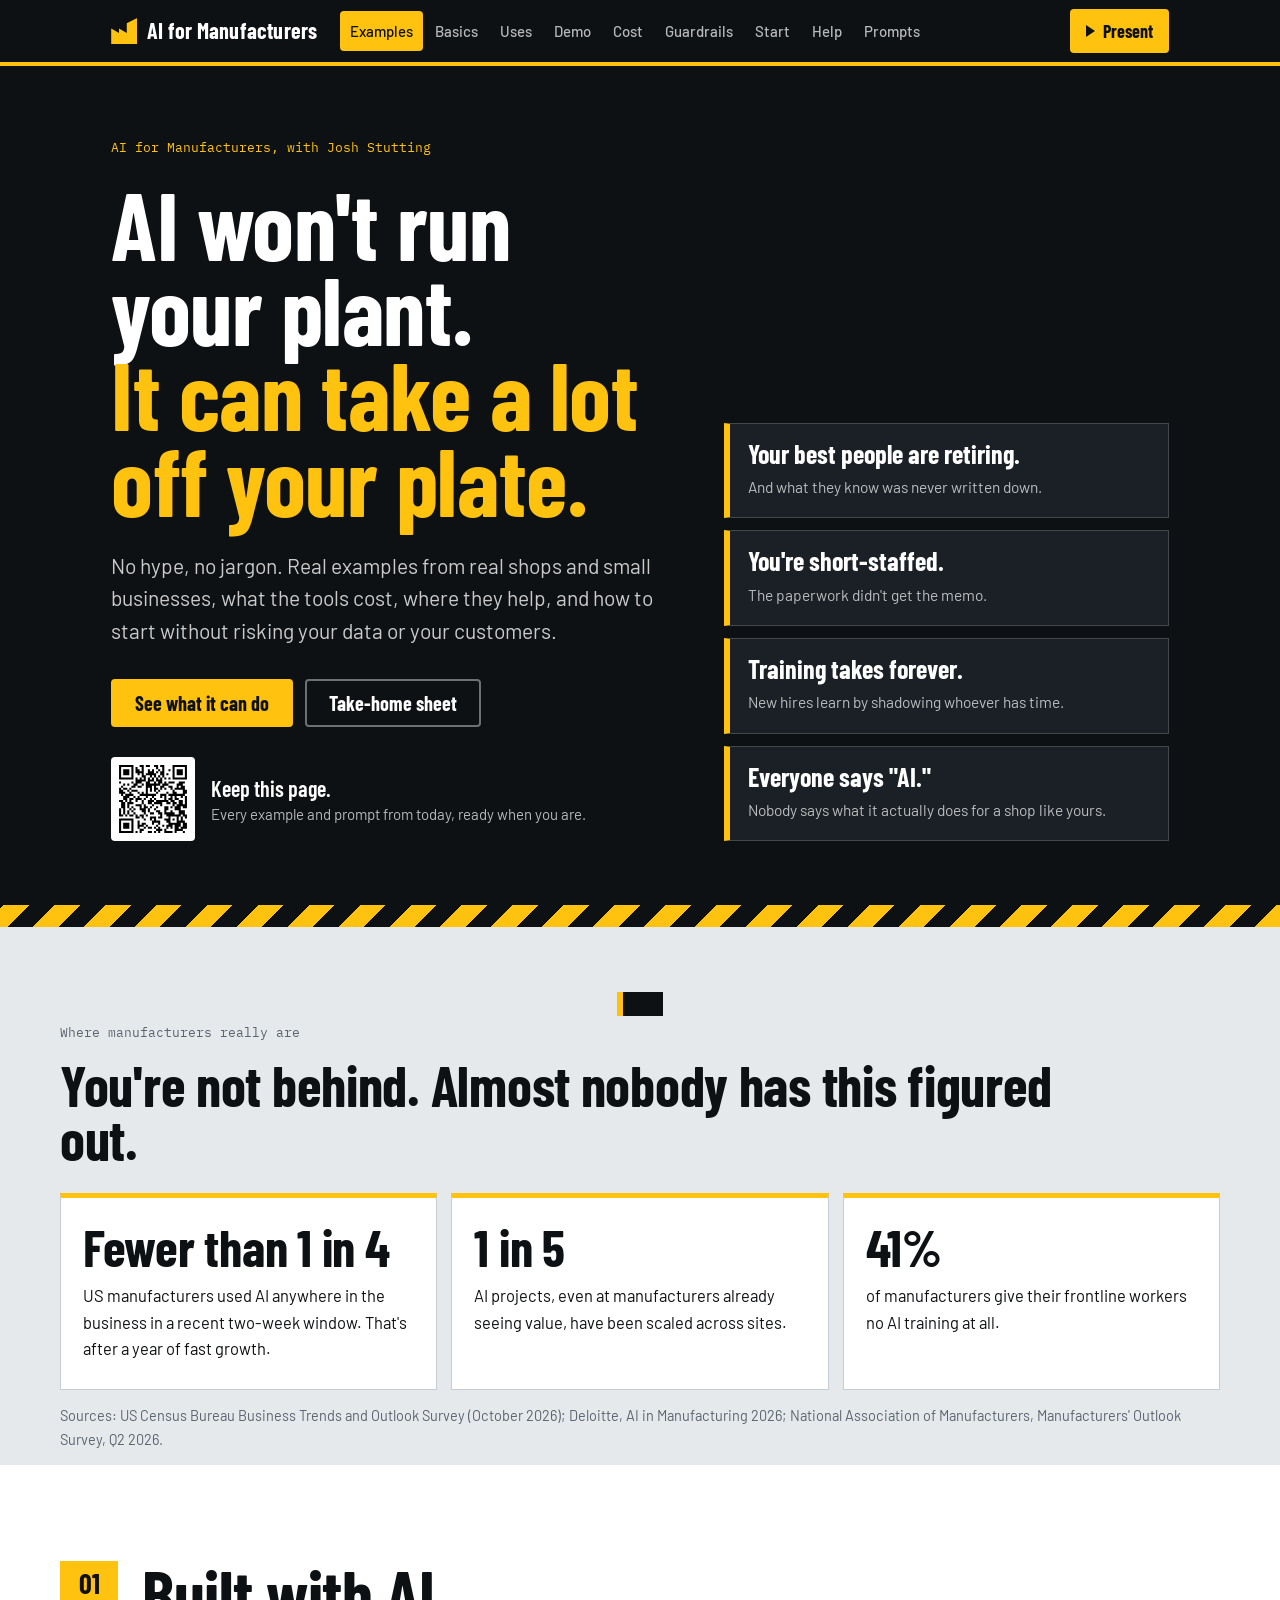
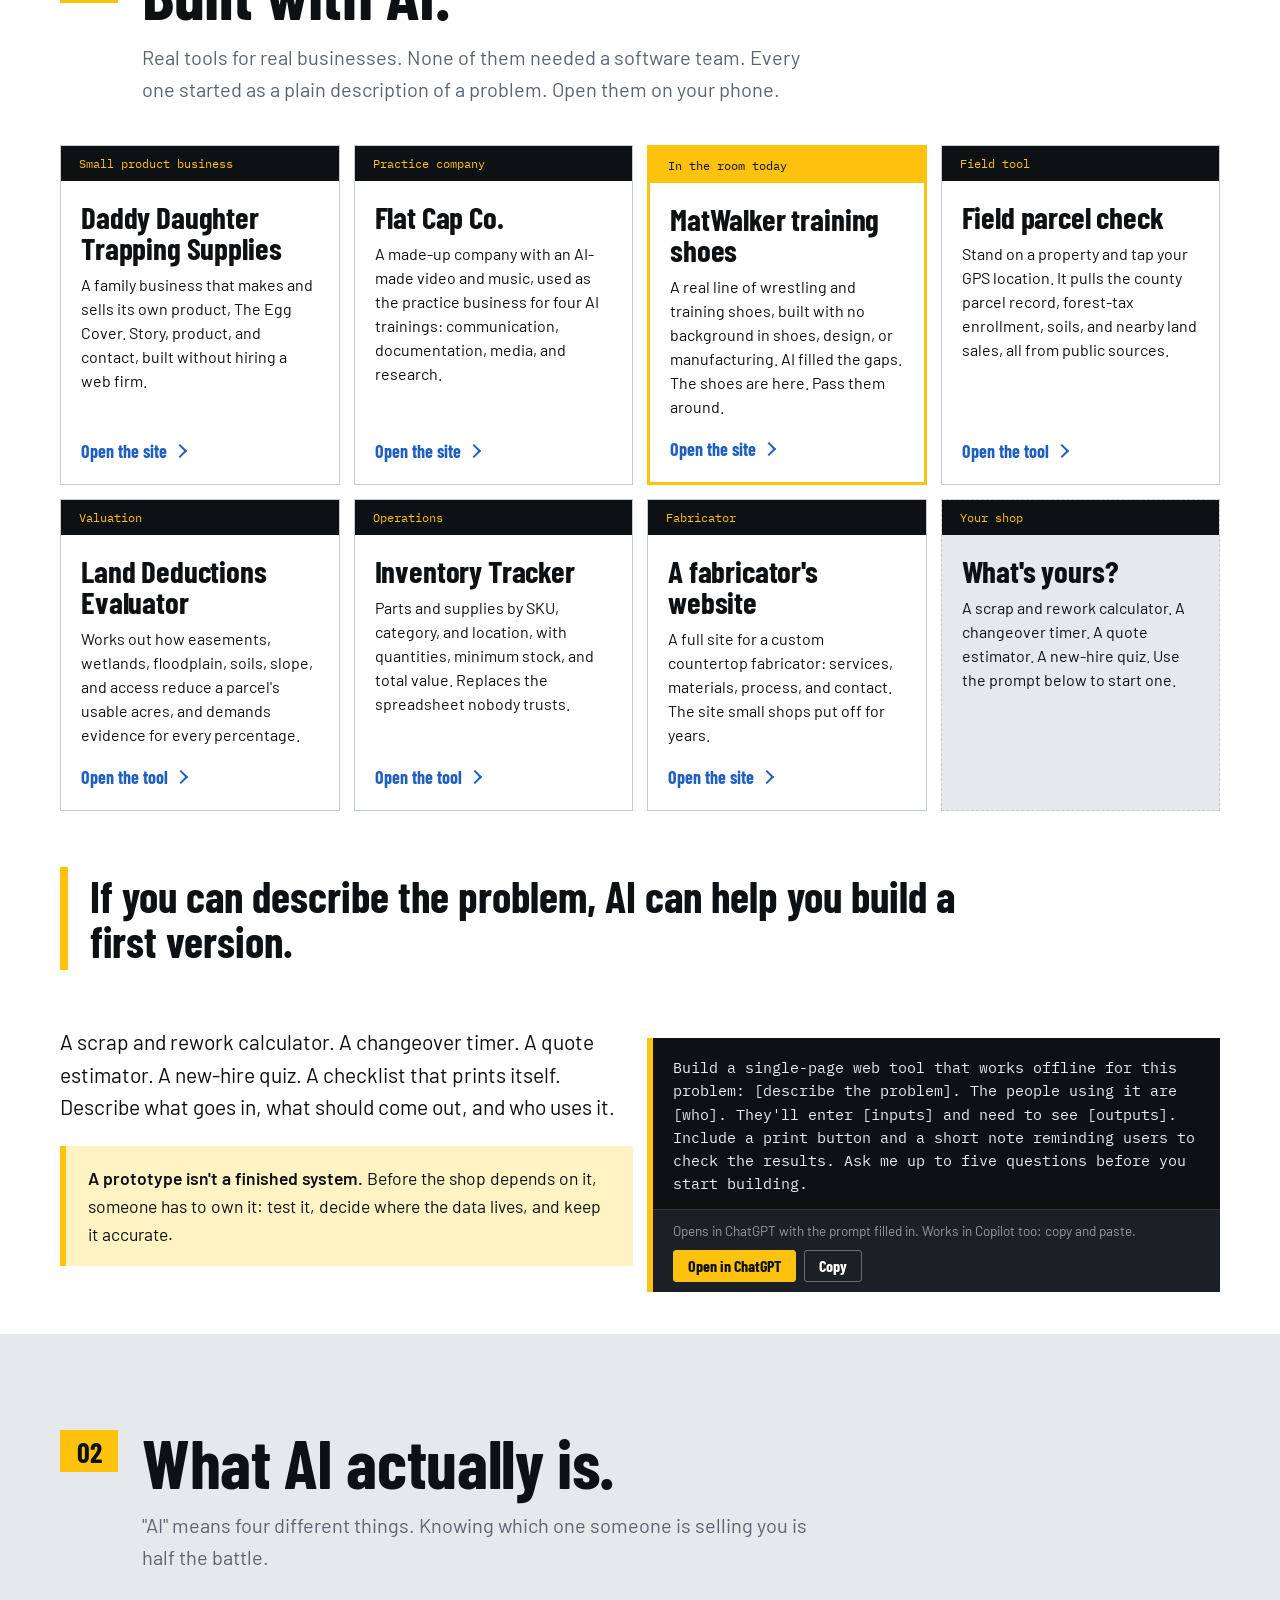
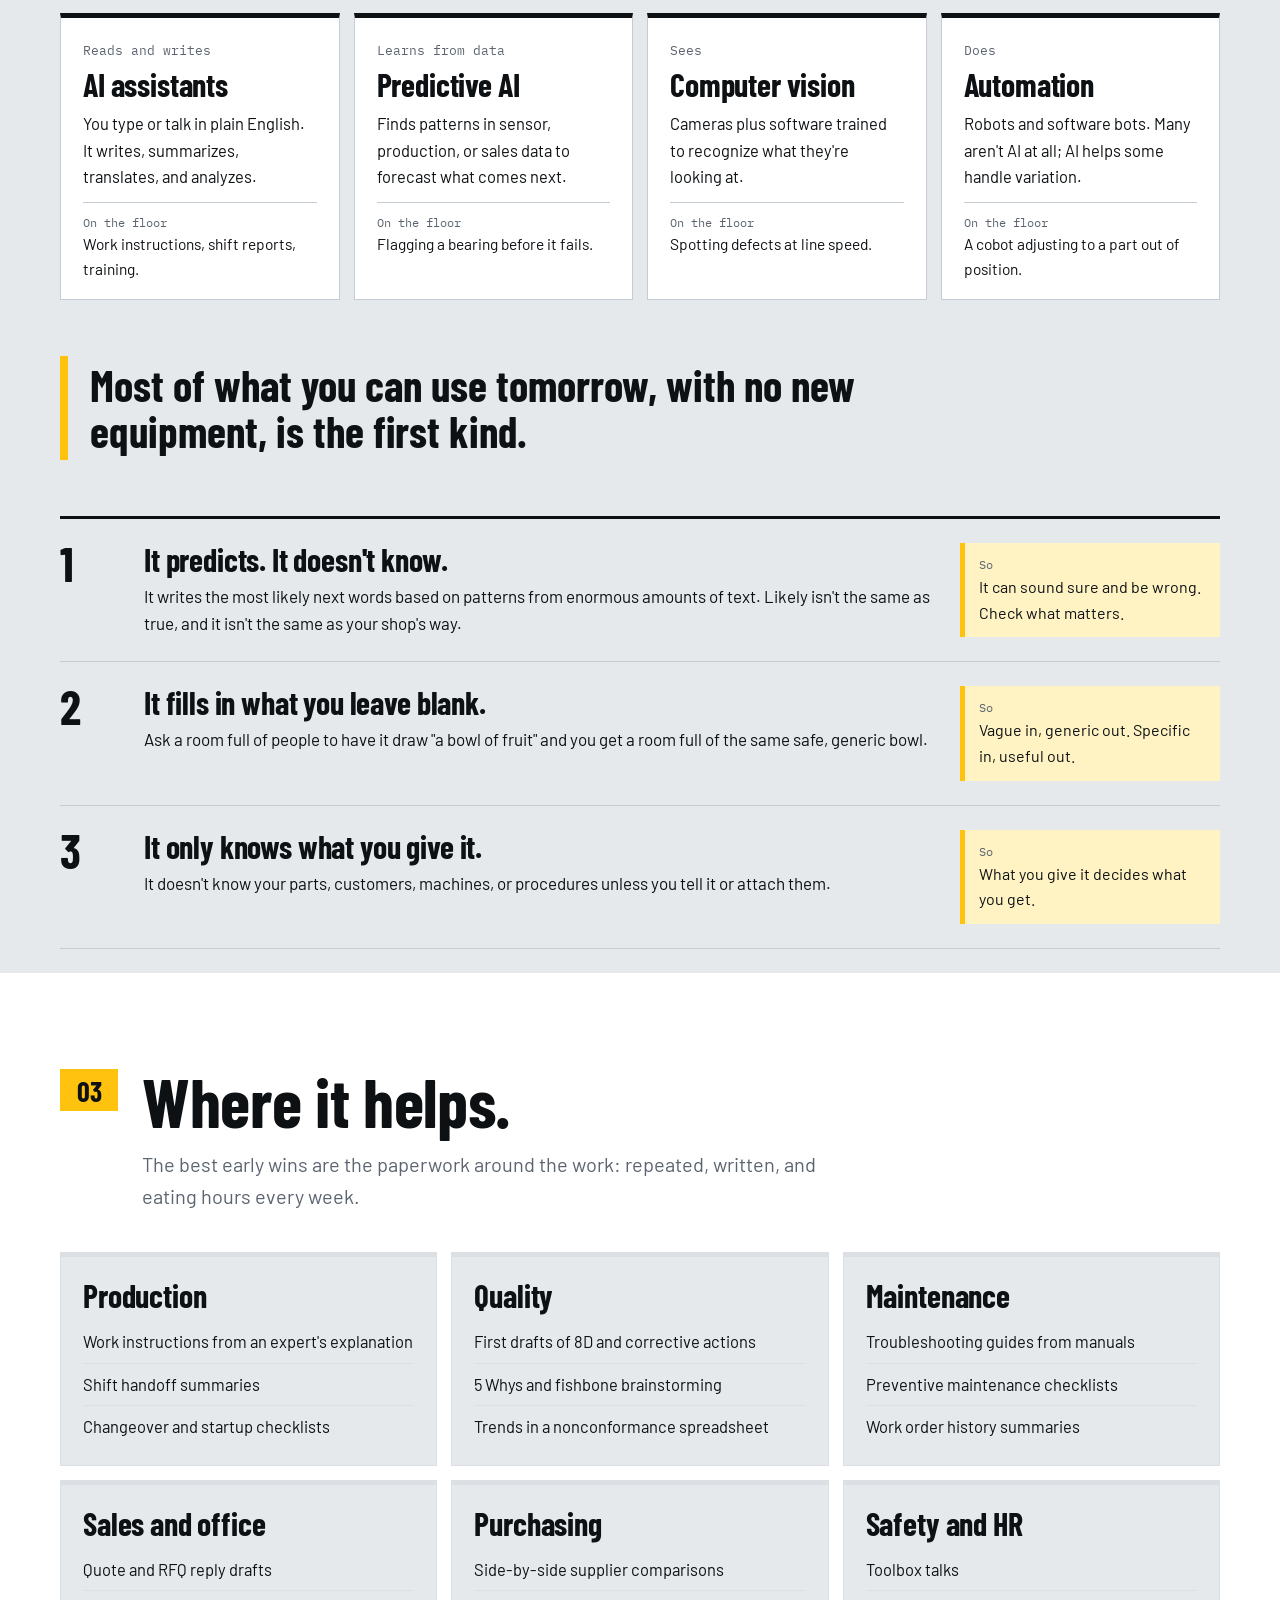
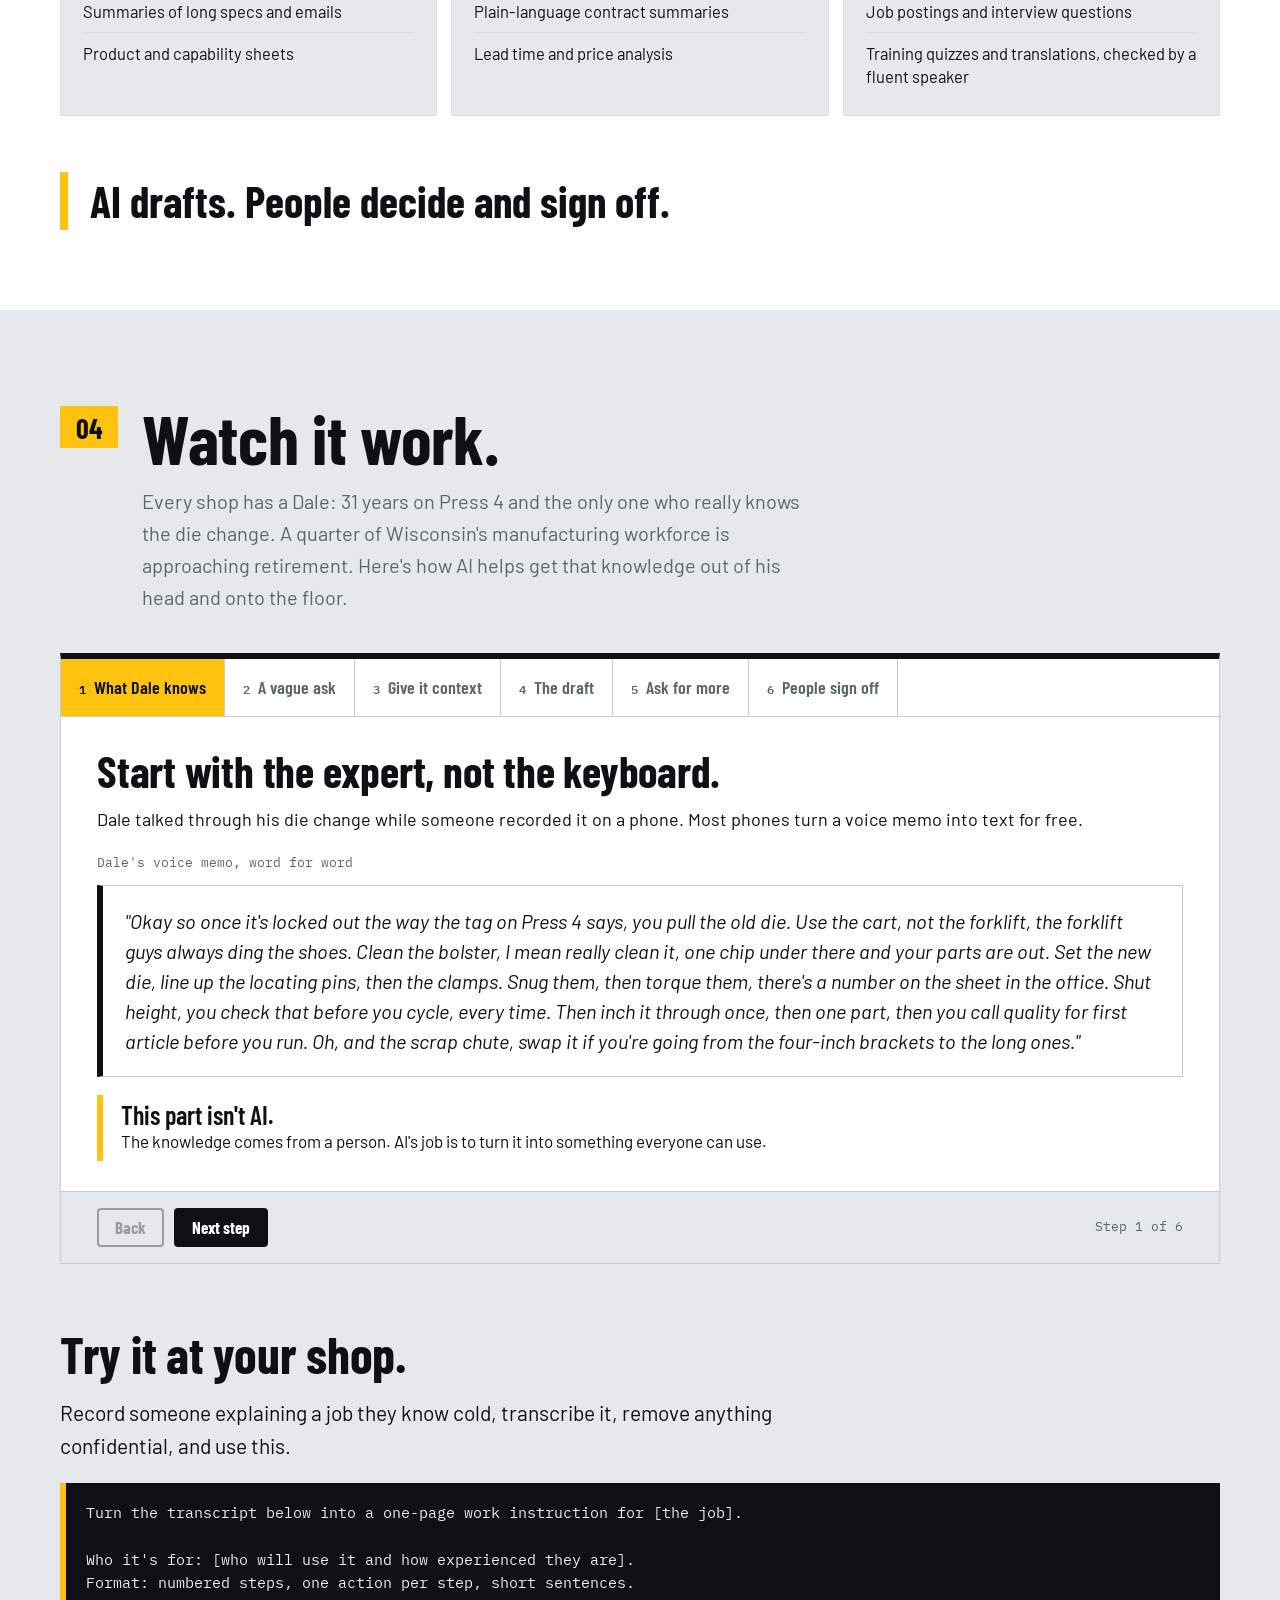
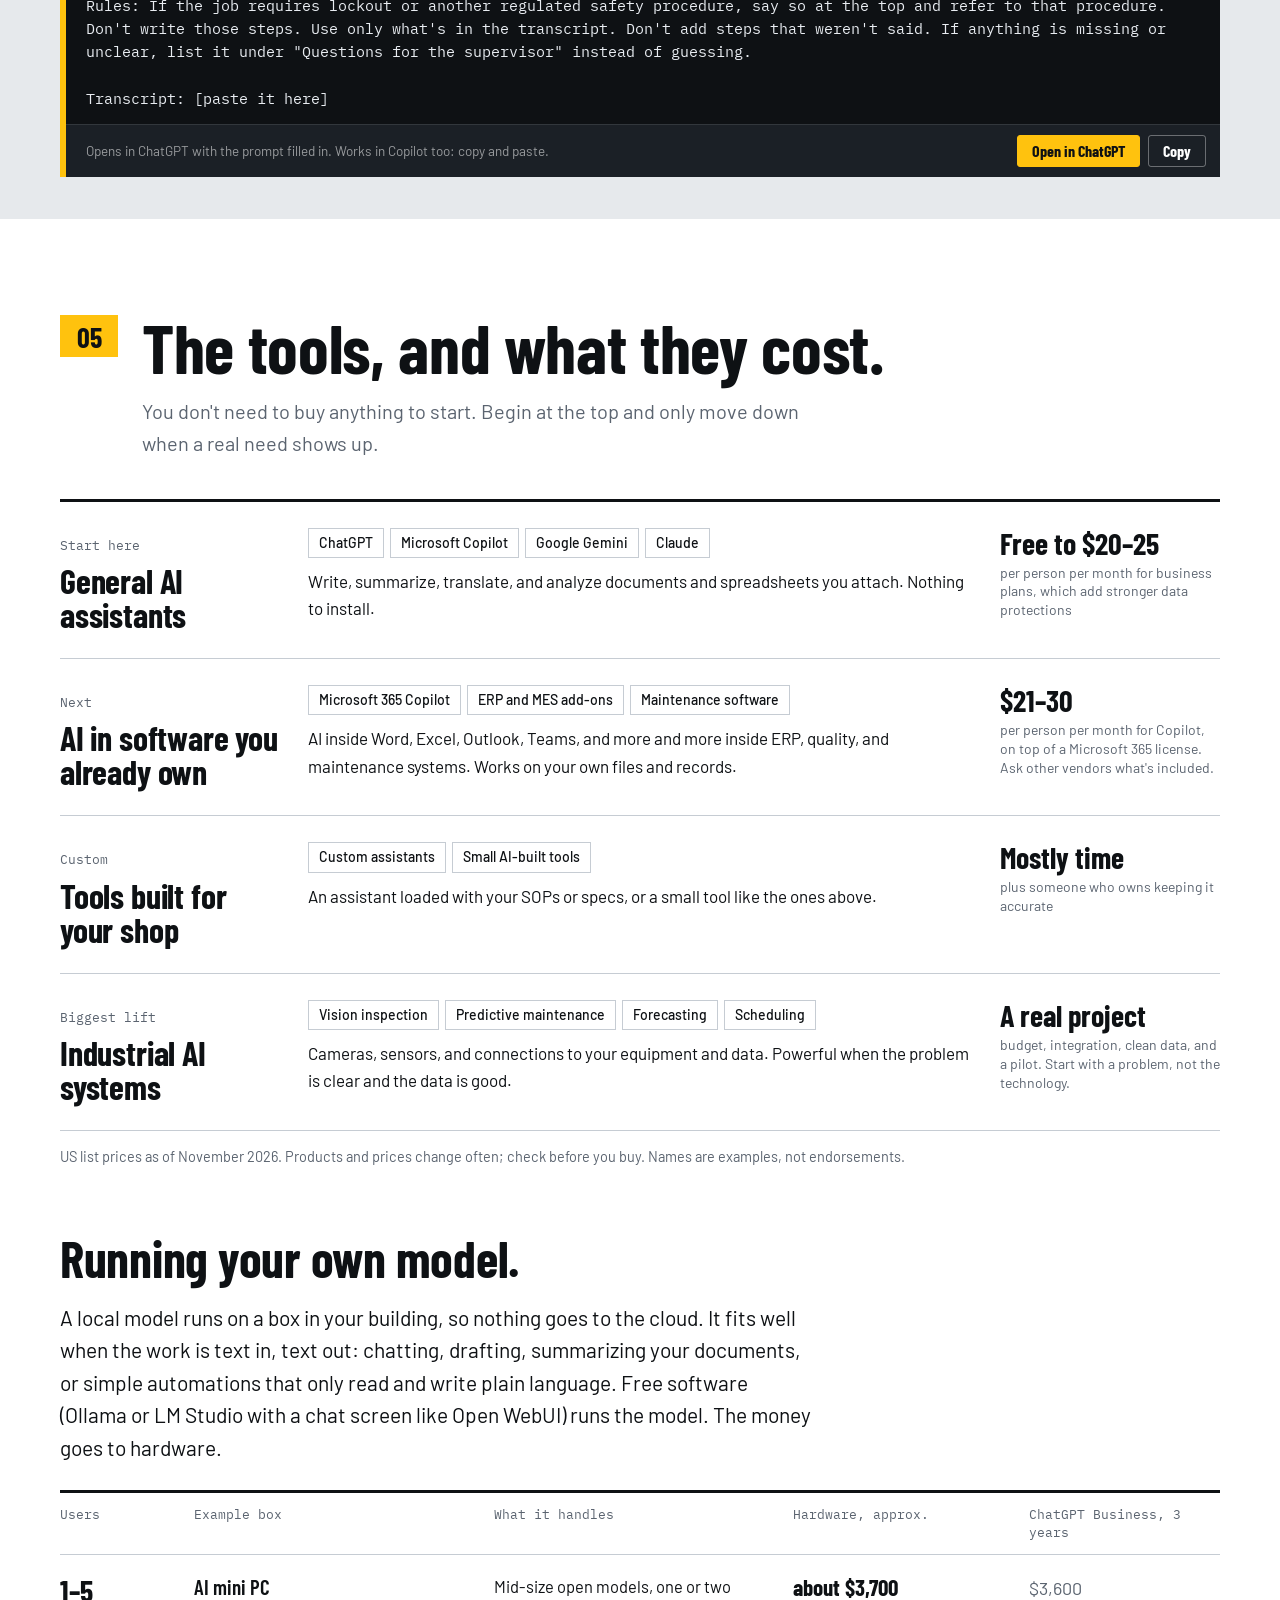
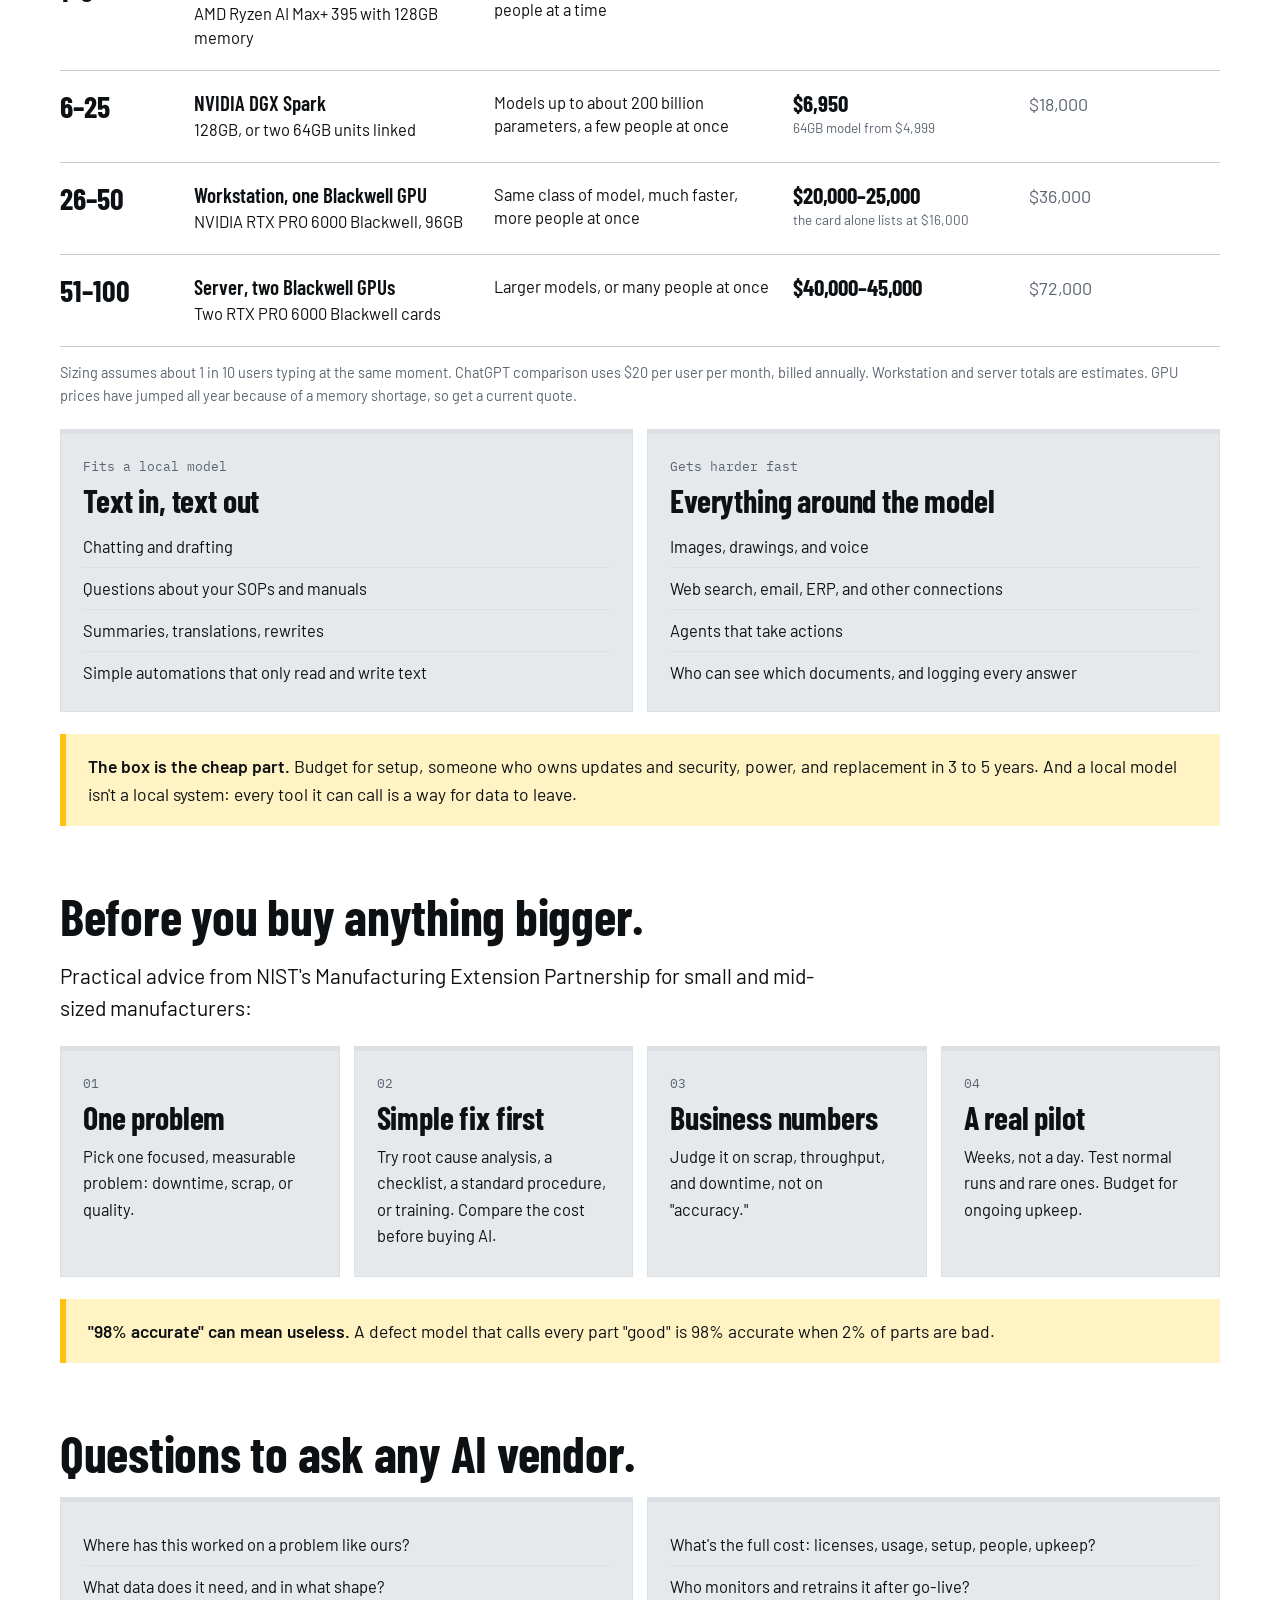
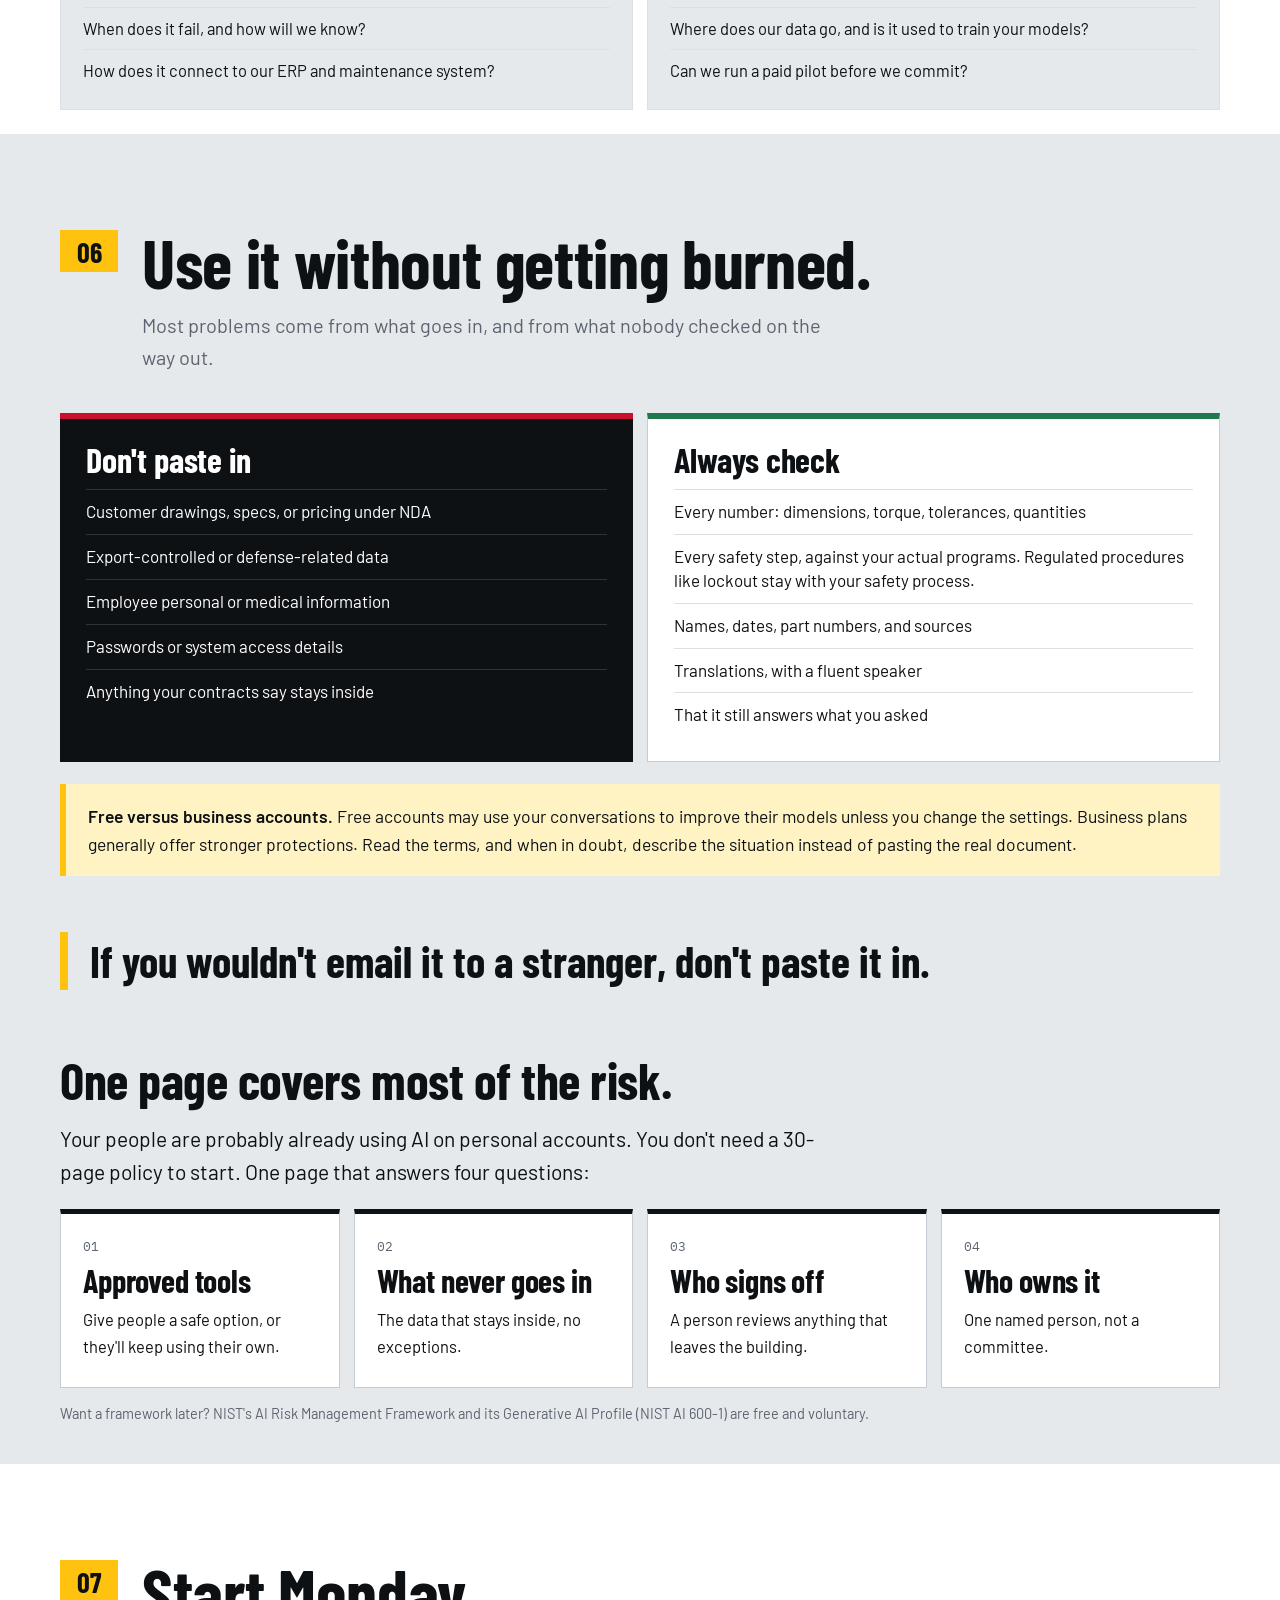
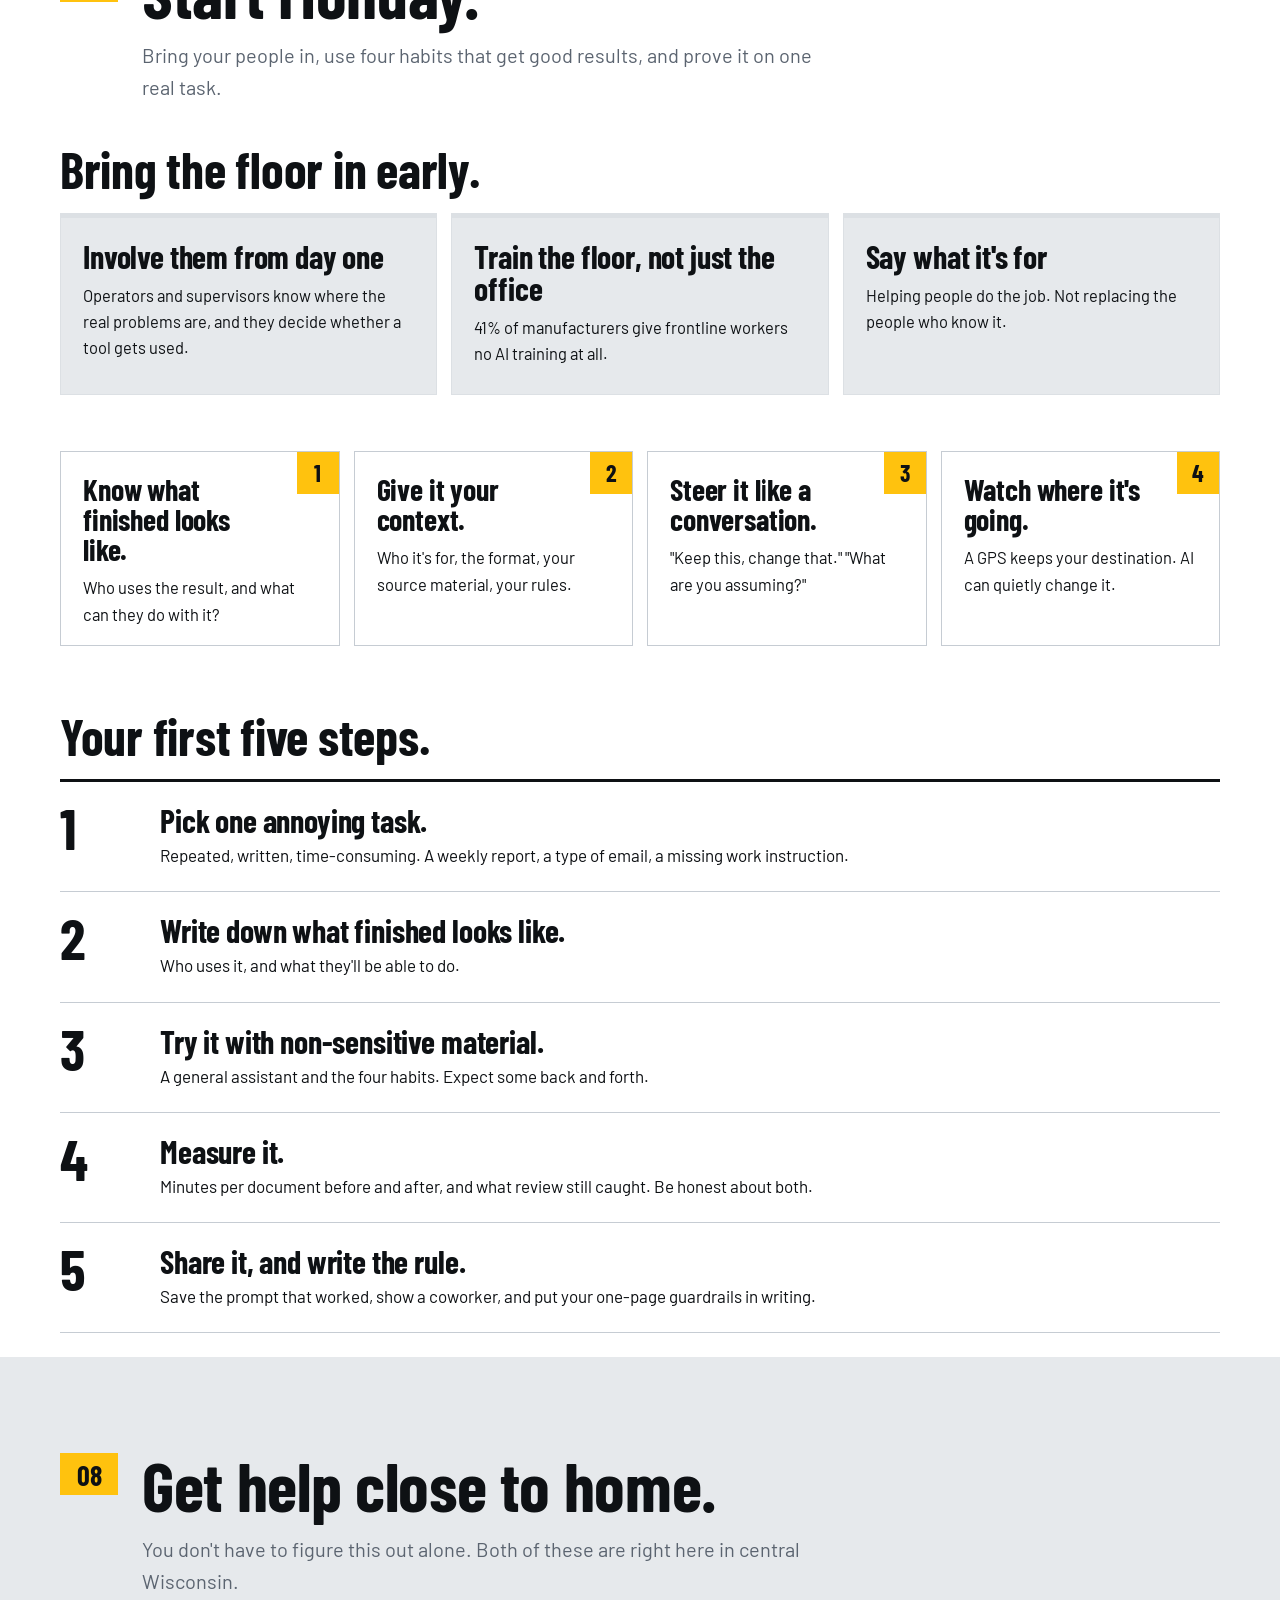
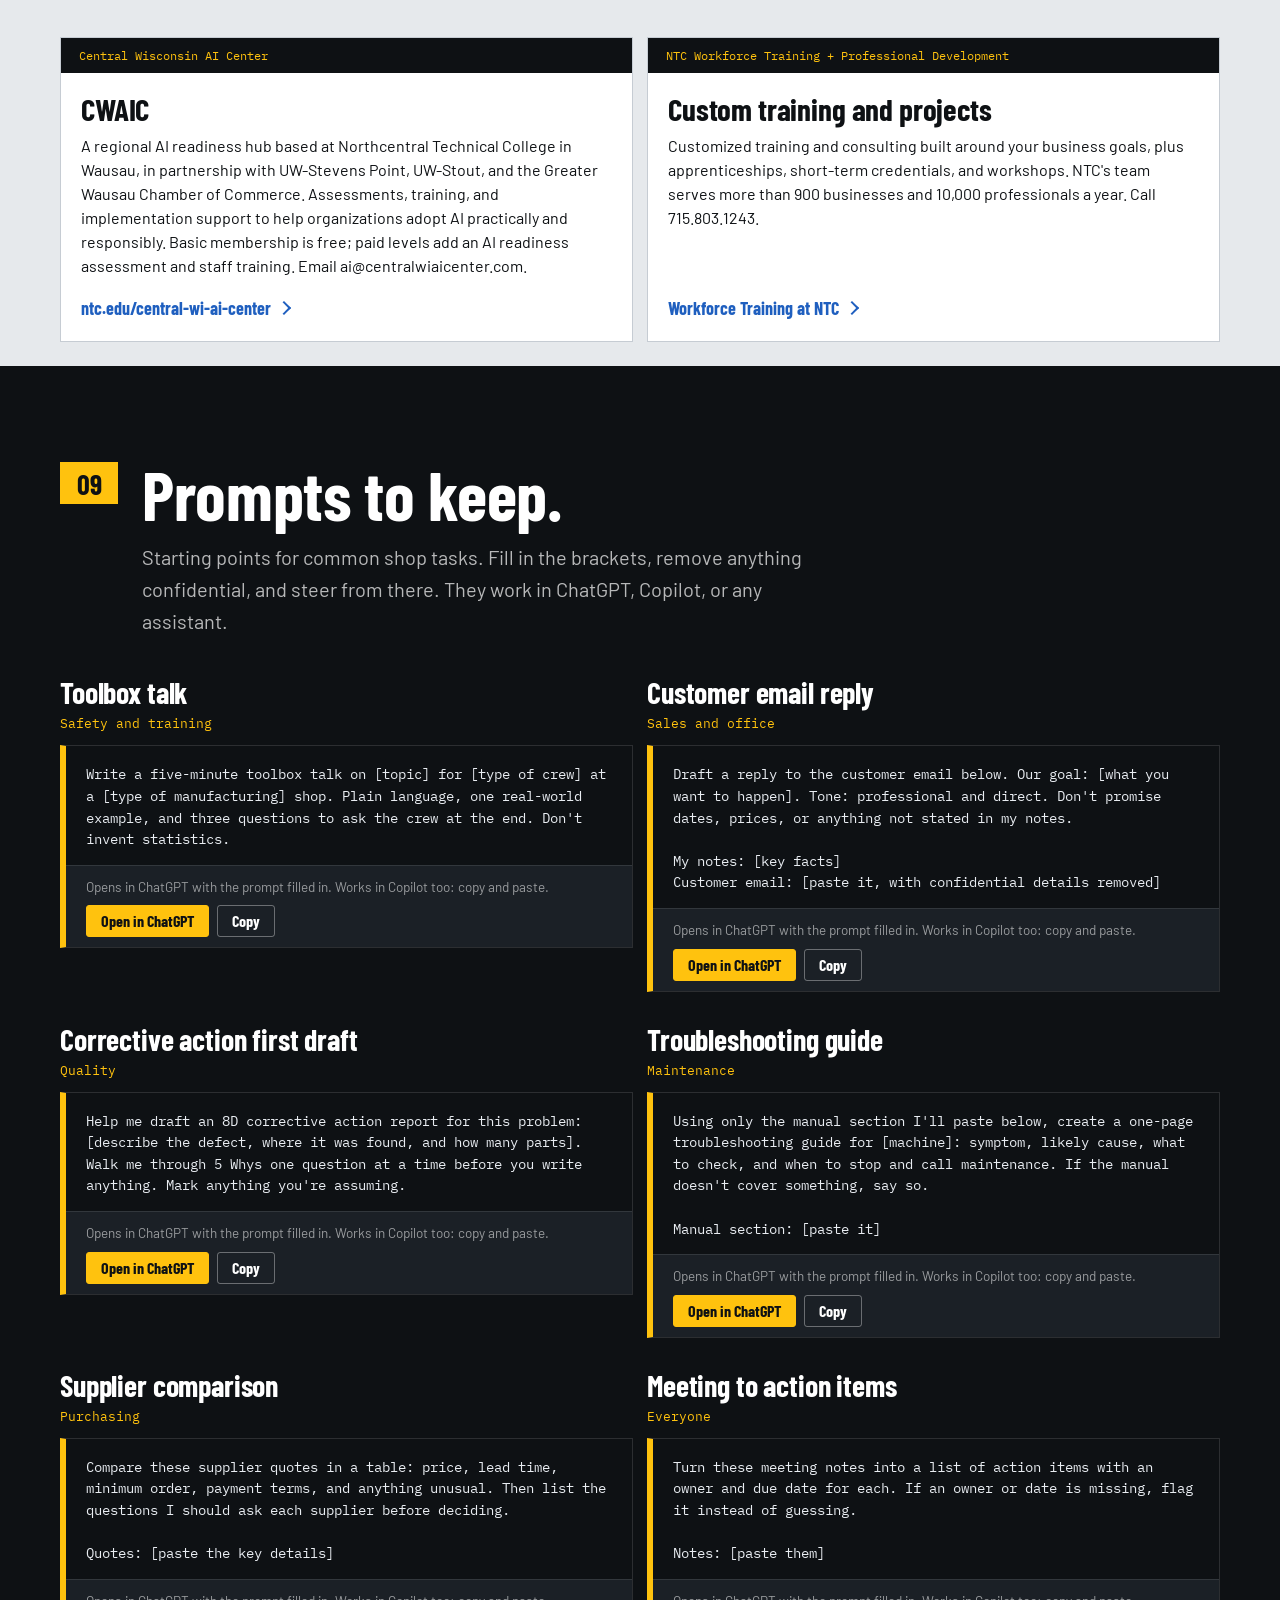
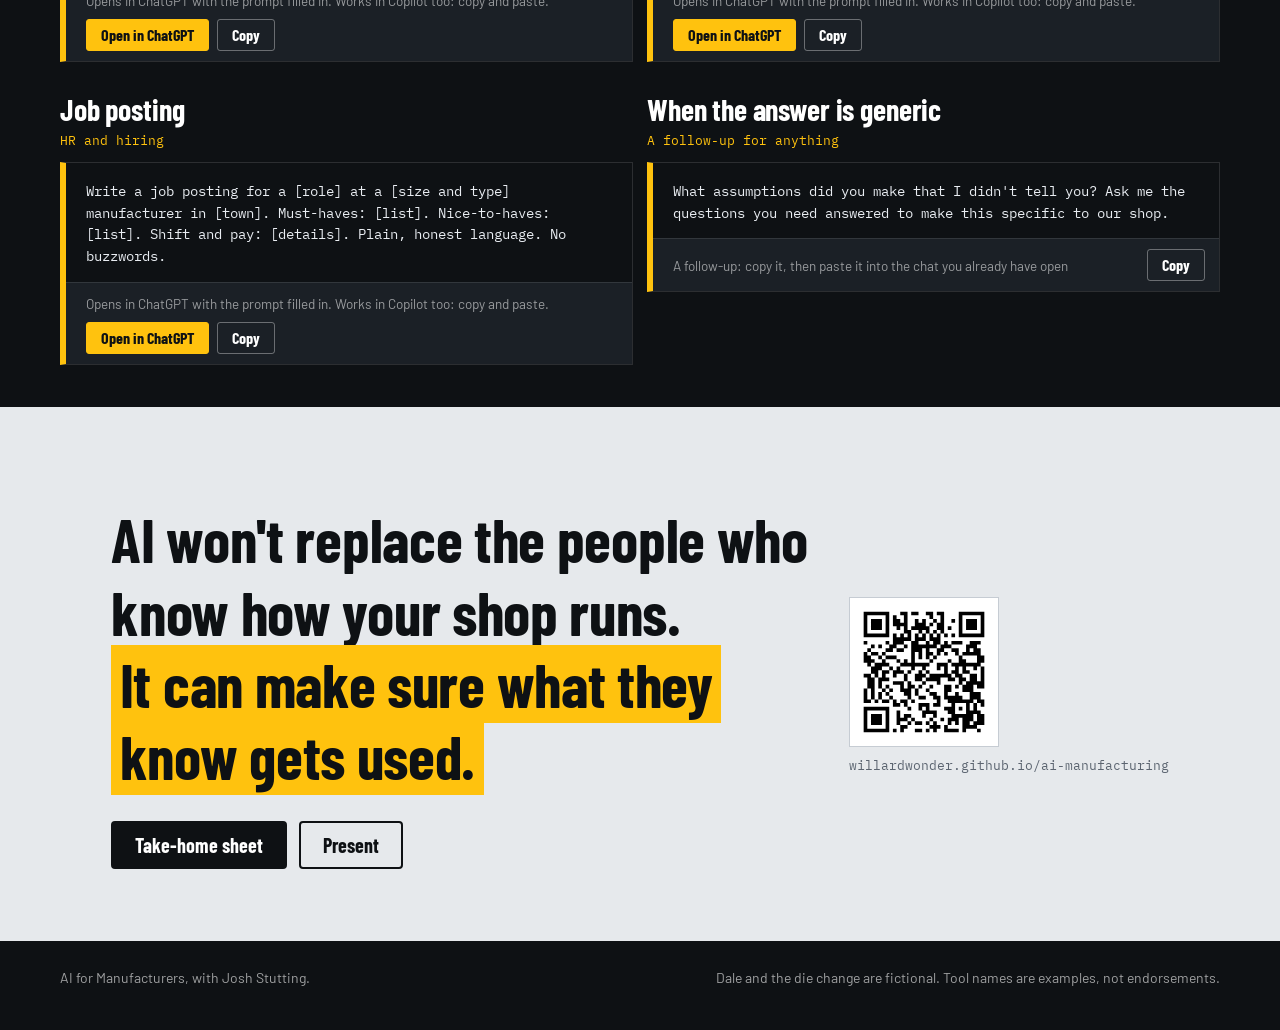
<file: index.html>
<!DOCTYPE html>
<html lang="en">
<head>
<meta charset="utf-8">
<meta name="viewport" content="width=device-width, initial-scale=1">
<title>AI for Manufacturers</title>
<meta name="description" content="A plain-language look at AI for manufacturers: real examples, what it costs, what it can do, and how to start safely.">
<meta name="theme-color" content="#0E1114">
<link rel="icon" href="data:image/svg+xml,%3Csvg xmlns=%22http://www.w3.org/2000/svg%22 viewBox=%220 0 24 24%22%3E%3Crect width=%2224%22 height=%2224%22 fill=%22%230E1114%22/%3E%3Cpath d=%22M3 21V10l5 3V10l5 3V7l5 3V4h3v17z%22 fill=%22%23FFC20E%22/%3E%3C/svg%3E">
<meta property="og:title" content="AI for Manufacturers">
<meta property="og:description" content="Real examples, real costs, and how to start with AI safely. Every prompt and example from the talk.">
<meta property="og:url" content="https://willardwonder.github.io/ai-manufacturing/">
<meta property="og:type" content="website">

<link rel="preconnect" href="https://fonts.googleapis.com"><link rel="preconnect" href="https://fonts.gstatic.com" crossorigin>
<link href="https://fonts.googleapis.com/css2?family=Barlow:wght@400;500;600&family=Barlow+Condensed:wght@600;700&family=IBM+Plex+Mono:wght@400;500&display=swap" rel="stylesheet">
<link rel="stylesheet" href="assets/style.css">
</head>
<body>

<nav class="nav" aria-label="Sections">
  <div class="in">
    <a class="mark" href="#top"><i aria-hidden="true"></i><span>AI for Manufacturers</span></a>
    <ul class="navlist">
      <li><a href="#built">Examples</a></li>
      <li><a href="#what">Basics</a></li>
      <li><a href="#uses">Uses</a></li>
      <li><a href="#dale">Demo</a></li>
      <li><a href="#cost">Cost</a></li>
      <li><a href="#safe">Guardrails</a></li>
      <li><a href="#start">Start</a></li>
      <li><a href="#help">Help</a></li>
      <li><a href="#prompts">Prompts</a></li>
    </ul>
    <a class="present" href="present.html">Present</a>
  </div>
</nav>

<header class="hero" id="top">
  <div class="in">
    <div>
      <p class="kicker">AI for Manufacturers, with Josh Stutting</p>
      <h1>AI won't run your plant. <span>It can take a lot off your plate.</span></h1>
      <p class="lede">No hype, no jargon. Real examples from real shops and small businesses, what the tools cost, where they help, and how to start without risking your data or your customers.</p>
      <div class="ctas"><a class="btn y" href="#built">See what it can do</a><a class="btn line" href="handout.html">Take-home sheet</a></div>
      <div class="qrRow"><img src="assets/qr.svg" alt="QR code linking to this page"><p><b>Keep this page.</b>Every example and prompt from today, ready when you are.</p></div>
    </div>
    <div class="pains" aria-label="Problems this helps with">
      <div class="pain"><b>Your best people are retiring.</b><span>And what they know was never written down.</span></div>
      <div class="pain"><b>You're short-staffed.</b><span>The paperwork didn't get the memo.</span></div>
      <div class="pain"><b>Training takes forever.</b><span>New hires learn by shadowing whoever has time.</span></div>
      <div class="pain"><b>Everyone says "AI."</b><span>Nobody says what it actually does for a shop like yours.</span></div>
    </div>
  </div>
  <div class="stripe" aria-hidden="true"></div>
</header>

<section class="sec" id="reality" style="padding-bottom:0">
  <div class="body">
    <p class="kicker" style="color:var(--gray);margin-bottom:14px">Where manufacturers really are</p>
    <h2 style="font-size:clamp(36px,4.4vw,60px);line-height:.95;max-width:18em;margin-bottom:28px">You're not behind. Almost nobody has this figured out.</h2>
    <div class="grid g3">
      <div class="card" style="border-top-color:var(--yellow)"><h3 style="font-size:52px">Fewer than 1 in 4</h3><p>US manufacturers used AI anywhere in the business in a recent two-week window. That's after a year of fast growth.</p></div>
      <div class="card" style="border-top-color:var(--yellow)"><h3 style="font-size:52px">1 in 5</h3><p>AI projects, even at manufacturers already seeing value, have been scaled across sites.</p></div>
      <div class="card" style="border-top-color:var(--yellow)"><h3 style="font-size:52px">41%</h3><p>of manufacturers give their frontline workers no AI training at all.</p></div>
    </div>
    <p class="note">Sources: US Census Bureau Business Trends and Outlook Survey (October 2026); Deloitte, AI in Manufacturing 2026; National Association of Manufacturers, Manufacturers' Outlook Survey, Q2 2026.</p>
  </div>
</section>

<!-- ================= BUILT ================= -->
<section class="sec alt" id="built">
  <div class="sh"><span class="no">01</span><div><h2>Built with AI.</h2><p>Real tools for real businesses. None of them needed a software team. Every one started as a plain description of a problem. Open them on your phone.</p></div></div>
  <div class="body">
    <div class="grid g4">
      <a class="tool" href="https://willardwonder.github.io/trapping/" target="_blank" rel="noopener"><span class="tt">Small product business</span><span class="tb"><h3>Daddy Daughter Trapping Supplies</h3><p>A family business that makes and sells its own product, The Egg Cover. Story, product, and contact, built without hiring a web firm.</p><span class="go">Open the site</span></span></a>
      <a class="tool" href="https://willardwonder.github.io/aitraining/" target="_blank" rel="noopener"><span class="tt">Practice company</span><span class="tb"><h3>Flat Cap Co.</h3><p>A made-up company with an AI-made video and music, used as the practice business for four AI trainings: communication, documentation, media, and research.</p><span class="go">Open the site</span></span></a>
      <a class="tool inroom" href="https://willardwonder.github.io/matwalker/" target="_blank" rel="noopener"><span class="tt">In the room today</span><span class="tb"><h3>MatWalker training shoes</h3><p>A real line of wrestling and training shoes, built with no background in shoes, design, or manufacturing. AI filled the gaps. The shoes are here. Pass them around.</p><span class="go">Open the site</span></span></a>
      <a class="tool" href="tools/parcel-check.html" target="_blank" rel="noopener"><span class="tt">Field tool</span><span class="tb"><h3>Field parcel check</h3><p>Stand on a property and tap your GPS location. It pulls the county parcel record, forest-tax enrollment, soils, and nearby land sales, all from public sources.</p><span class="go">Open the tool</span></span></a>
      <a class="tool" href="tools/land-deductions.html" target="_blank" rel="noopener"><span class="tt">Valuation</span><span class="tb"><h3>Land Deductions Evaluator</h3><p>Works out how easements, wetlands, floodplain, soils, slope, and access reduce a parcel's usable acres, and demands evidence for every percentage.</p><span class="go">Open the tool</span></span></a>
      <a class="tool" href="https://willardwonder.github.io/inventory/" target="_blank" rel="noopener"><span class="tt">Operations</span><span class="tb"><h3>Inventory Tracker</h3><p>Parts and supplies by SKU, category, and location, with quantities, minimum stock, and total value. Replaces the spreadsheet nobody trusts.</p><span class="go">Open the tool</span></span></a>
      <a class="tool" href="https://willardwonder.github.io/lci/" target="_blank" rel="noopener"><span class="tt">Fabricator</span><span class="tb"><h3>A fabricator's website</h3><p>A full site for a custom countertop fabricator: services, materials, process, and contact. The site small shops put off for years.</p><span class="go">Open the site</span></span></a>
      <div class="tool yours"><span class="tt">Your shop</span><span class="tb"><h3>What's yours?</h3><p>A scrap and rework calculator. A changeover timer. A quote estimator. A new-hire quiz. Use the prompt below to start one.</p></span></div>
    </div>
    <p class="bar">If you can describe the problem, AI can help you build a first version.</p>
    <div class="grid g2" style="align-items:start">
      <div><p class="lead" style="margin-top:0">A scrap and rework calculator. A changeover timer. A quote estimator. A new-hire quiz. A checklist that prints itself. Describe what goes in, what should come out, and who uses it.</p>
        <div class="callout"><b>A prototype isn't a finished system.</b> Before the shop depends on it, someone has to own it: test it, decide where the data lives, and keep it accurate.</div></div>
<div class="prompt" data-mode="new">Build a single-page web tool that works offline for this problem: [describe the problem]. The people using it are [who]. They'll enter [inputs] and need to see [outputs]. Include a print button and a short note reminding users to check the results. Ask me up to five questions before you start building.</div>
    </div>
  </div>
</section>

<!-- ================= WHAT ================= -->
<section class="sec" id="what">
  <div class="sh"><span class="no">02</span><div><h2>What AI actually is.</h2><p>"AI" means four different things. Knowing which one someone is selling you is half the battle.</p></div></div>
  <div class="body">
    <div class="grid g4">
      <div class="card"><span class="lbl">Reads and writes</span><h3>AI assistants</h3><p>You type or talk in plain English. It writes, summarizes, translates, and analyzes.</p><p class="eg"><b>On the floor</b>Work instructions, shift reports, training.</p></div>
      <div class="card"><span class="lbl">Learns from data</span><h3>Predictive AI</h3><p>Finds patterns in sensor, production, or sales data to forecast what comes next.</p><p class="eg"><b>On the floor</b>Flagging a bearing before it fails.</p></div>
      <div class="card"><span class="lbl">Sees</span><h3>Computer vision</h3><p>Cameras plus software trained to recognize what they're looking at.</p><p class="eg"><b>On the floor</b>Spotting defects at line speed.</p></div>
      <div class="card"><span class="lbl">Does</span><h3>Automation</h3><p>Robots and software bots. Many aren't AI at all; AI helps some handle variation.</p><p class="eg"><b>On the floor</b>A cobot adjusting to a part out of position.</p></div>
    </div>
    <p class="bar">Most of what you can use tomorrow, with no new equipment, is the first kind.</p>
    <div class="facts">
      <div class="fact"><span class="n">1</span><div><h3>It predicts. It doesn't know.</h3><p>It writes the most likely next words based on patterns from enormous amounts of text. Likely isn't the same as true, and it isn't the same as your shop's way.</p></div><div class="so"><b>So</b>It can sound sure and be wrong. Check what matters.</div></div>
      <div class="fact"><span class="n">2</span><div><h3>It fills in what you leave blank.</h3><p>Ask a room full of people to have it draw "a bowl of fruit" and you get a room full of the same safe, generic bowl.</p></div><div class="so"><b>So</b>Vague in, generic out. Specific in, useful out.</div></div>
      <div class="fact"><span class="n">3</span><div><h3>It only knows what you give it.</h3><p>It doesn't know your parts, customers, machines, or procedures unless you tell it or attach them.</p></div><div class="so"><b>So</b>What you give it decides what you get.</div></div>
    </div>
  </div>
</section>

<!-- ================= USES ================= -->
<section class="sec alt" id="uses">
  <div class="sh"><span class="no">03</span><div><h2>Where it helps.</h2><p>The best early wins are the paperwork around the work: repeated, written, and eating hours every week.</p></div></div>
  <div class="body">
    <div class="grid g3">
      <div class="card"><h3>Production</h3><ul><li>Work instructions from an expert's explanation</li><li>Shift handoff summaries</li><li>Changeover and startup checklists</li></ul></div>
      <div class="card"><h3>Quality</h3><ul><li>First drafts of 8D and corrective actions</li><li>5 Whys and fishbone brainstorming</li><li>Trends in a nonconformance spreadsheet</li></ul></div>
      <div class="card"><h3>Maintenance</h3><ul><li>Troubleshooting guides from manuals</li><li>Preventive maintenance checklists</li><li>Work order history summaries</li></ul></div>
      <div class="card"><h3>Sales and office</h3><ul><li>Quote and RFQ reply drafts</li><li>Summaries of long specs and emails</li><li>Product and capability sheets</li></ul></div>
      <div class="card"><h3>Purchasing</h3><ul><li>Side-by-side supplier comparisons</li><li>Plain-language contract summaries</li><li>Lead time and price analysis</li></ul></div>
      <div class="card"><h3>Safety and HR</h3><ul><li>Toolbox talks</li><li>Job postings and interview questions</li><li>Training quizzes and translations, checked by a fluent speaker</li></ul></div>
    </div>
    <p class="bar">AI drafts. People decide and sign off.</p>
  </div>
</section>

<!-- ================= DALE ================= -->
<section class="sec" id="dale">
  <div class="sh"><span class="no">04</span><div><h2>Watch it work.</h2><p>Every shop has a Dale: 31 years on Press 4 and the only one who really knows the die change. A quarter of Wisconsin's manufacturing workforce is approaching retirement. Here's how AI helps get that knowledge out of his head and onto the floor.</p></div></div>
  <div class="body">
    <div class="demo" id="demo">
      <div class="demoTop" role="tablist" aria-label="Example steps"></div>

      <article class="step" data-short="What Dale knows">
        <div class="demoBody">
          <h3>Start with the expert, not the keyboard.</h3>
          <p class="why">Dale talked through his die change while someone recorded it on a phone. Most phones turn a voice memo into text for free.</p>
          <p class="outLbl">Dale's voice memo, word for word</p>
          <div class="out raw">"Okay so once it's locked out the way the tag on Press 4 says, you pull the old die. Use the cart, not the forklift, the forklift guys always ding the shoes. Clean the bolster, I mean really clean it, one chip under there and your parts are out. Set the new die, line up the locating pins, then the clamps. Snug them, then torque them, there's a number on the sheet in the office. Shut height, you check that before you cycle, every time. Then inch it through once, then one part, then you call quality for first article before you run. Oh, and the scrap chute, swap it if you're going from the four-inch brackets to the long ones."</div>
          <p class="dnote"><b>This part isn't AI.</b>The knowledge comes from a person. AI's job is to turn it into something everyone can use.</p>
        </div>
      </article>

      <article class="step" data-short="A vague ask" hidden>
        <div class="demoBody">
          <h3>Ask vaguely, get something generic.</h3>
<div class="prompt" data-mode="new">Write an SOP for a die change.</div>
          <p class="outLbl">What came back</p>
          <div class="out bad">1. Purpose: This procedure ensures safe and efficient die changes in accordance with company standards.
2. Scope: Applies to all stamping presses.
3. Responsibilities: The Production Manager shall ensure all personnel are trained...
4. Procedure: Ensure proper PPE is worn. Remove the die using appropriate lifting equipment...</div>
          <p class="dnote warn"><b>It filled in every blank.</b>None of it is Dale's. It says "appropriate lifting equipment" when Dale said use the cart, never the forklift. It doesn't know your press, your people, or your rules.</p>
        </div>
      </article>

      <article class="step" data-short="Give it context" hidden>
        <div class="demoBody">
          <h3>Say who it's for, what it should look like, and what it can't do.</h3>
<div class="prompt" data-mode="new">Turn the transcript below into a one-page work instruction for the Press 4 die change.

Who it's for: operators with less than a year of experience. Some read English as a second language.
Format: numbered steps, one action per step, short sentences.
Rules: Start by stating the press must be locked out using its posted lockout procedure. Don't write lockout steps. Use only what's in the transcript. Don't add steps he didn't say. If anything is missing or unclear, list it under "Questions for the supervisor" instead of guessing.

Transcript: "Okay so once it's locked out the way the tag on Press 4 says, you pull the old die. Use the cart, not the forklift, the forklift guys always ding the shoes. Clean the bolster, I mean really clean it, one chip under there and your parts are out. Set the new die, line up the locating pins, then the clamps. Snug them, then torque them, there's a number on the sheet in the office. Shut height, you check that before you cycle, every time. Then inch it through once, then one part, then you call quality for first article before you run. Oh, and the scrap chute, swap it if you're going from the four-inch brackets to the long ones."</div>
          <p class="dnote"><b>No magic words.</b>The audience, the format, and rules about what it must not do, including writing safety procedures it doesn't own.</p>
        </div>
      </article>

      <article class="step" data-short="The draft" hidden>
        <div class="demoBody">
          <h3>A draft that's actually Dale's.</h3>
          <div class="out">PRESS 4 DIE CHANGE: WORK INSTRUCTION

BEFORE YOU START: Press 4 must be locked out using its posted lockout procedure. This instruction does not replace it.

1. Remove the old die with the die cart. Do not use the forklift.
2. Clean the bolster completely. One chip can put parts out of spec.
3. Set the new die. Line up the locating pins.
4. Snug the clamps. Then torque them to the value on the setup sheet.
5. Check shut height before cycling the press.
6. Inch the press through one full stroke.
7. Run one part. Call Quality for first-article inspection before running production.
8. If changing from 4-inch brackets to long brackets, swap the scrap chute.

Questions for the supervisor
- What is the clamp torque value, and where is the setup sheet kept?
- What is the correct shut height for each die?
- Who verifies the lockout before the die is pulled?</div>
          <p class="dnote"><b>Every step traces back to Dale.</b>The gaps became questions instead of guesses, and lockout stays where it belongs: in the press's own procedure.</p>
        </div>
      </article>

      <article class="step" data-short="Ask for more" hidden>
        <div class="demoBody">
          <h3>Build on it in the same conversation.</h3>
<div class="prompt" data-mode="same">Keep the steps exactly as written. Add a Spanish version below it.</div>
<div class="prompt" data-mode="same">Now write a five-question check a supervisor can use to confirm a new operator understands this.</div>
          <p class="dnote"><b>One conversation, three pieces.</b>A work instruction, a translation, and a training check. A fluent speaker still reviews the translation, especially the safety steps.</p>
        </div>
      </article>

      <article class="step" data-short="People sign off" hidden>
        <div class="demoBody">
          <h3>A person checks it, finishes it, and signs it.</h3>
          <p class="why">Dale and his supervisor answer the three questions, add the torque value and shut heights, have the Spanish checked, then sign, date, and post it at the press.</p>
          <ul class="checks"><li>Every step matches how the job is really done</li><li>Every number comes from the setup sheet, not the AI</li><li>Lockout stays in the press's posted energy control procedure, owned by safety</li><li>Signed and dated by the people responsible</li></ul>
          <p class="dnote"><b>The time moves from writing to reviewing.</b>The knowledge stays Dale's. The sign-off stays human. This works for any job that lives in one person's head.</p>
          <p class="dnote warn"><b>Know where AI stops.</b>Lockout is regulated. OSHA (29 CFR 1910.147) requires written, machine-specific energy control procedures that are verified before work starts and inspected every year. AI can draft work instructions; your safety process owns safety procedures.</p>
        </div>
      </article>

      <div class="demoNav"><button class="btn small ghost" type="button" id="dPrev">Back</button><button class="btn small" type="button" id="dNext">Next step</button><span class="count" id="dCount"></span></div>
    </div>

    <h3 class="big">Try it at your shop.</h3>
    <p class="lead">Record someone explaining a job they know cold, transcribe it, remove anything confidential, and use this.</p>
<div class="prompt" data-mode="new">Turn the transcript below into a one-page work instruction for [the job].

Who it's for: [who will use it and how experienced they are].
Format: numbered steps, one action per step, short sentences.
Rules: If the job requires lockout or another regulated safety procedure, say so at the top and refer to that procedure. Don't write those steps. Use only what's in the transcript. Don't add steps that weren't said. If anything is missing or unclear, list it under "Questions for the supervisor" instead of guessing.

Transcript: [paste it here]</div>
  </div>
</section>

<!-- ================= COST ================= -->
<section class="sec alt" id="cost">
  <div class="sh"><span class="no">05</span><div><h2>The tools, and what they cost.</h2><p>You don't need to buy anything to start. Begin at the top and only move down when a real need shows up.</p></div></div>
  <div class="body">
    <div class="tiers">
      <div class="tier"><div><span class="step">Start here</span><h3>General AI assistants</h3></div><div><div class="tags"><span>ChatGPT</span><span>Microsoft Copilot</span><span>Google Gemini</span><span>Claude</span></div><p>Write, summarize, translate, and analyze documents and spreadsheets you attach. Nothing to install.</p></div><div class="price">Free to $20–25<small>per person per month for business plans, which add stronger data protections</small></div></div>
      <div class="tier"><div><span class="step">Next</span><h3>AI in software you already own</h3></div><div><div class="tags"><span>Microsoft 365 Copilot</span><span>ERP and MES add-ons</span><span>Maintenance software</span></div><p>AI inside Word, Excel, Outlook, Teams, and more and more inside ERP, quality, and maintenance systems. Works on your own files and records.</p></div><div class="price">$21–30<small>per person per month for Copilot, on top of a Microsoft 365 license. Ask other vendors what's included.</small></div></div>
      <div class="tier"><div><span class="step">Custom</span><h3>Tools built for your shop</h3></div><div><div class="tags"><span>Custom assistants</span><span>Small AI-built tools</span></div><p>An assistant loaded with your SOPs or specs, or a small tool like the ones above.</p></div><div class="price">Mostly time<small>plus someone who owns keeping it accurate</small></div></div>
      <div class="tier"><div><span class="step">Biggest lift</span><h3>Industrial AI systems</h3></div><div><div class="tags"><span>Vision inspection</span><span>Predictive maintenance</span><span>Forecasting</span><span>Scheduling</span></div><p>Cameras, sensors, and connections to your equipment and data. Powerful when the problem is clear and the data is good.</p></div><div class="price">A real project<small>budget, integration, clean data, and a pilot. Start with a problem, not the technology.</small></div></div>
    </div>
    <p class="note">US list prices as of November 2026. Products and prices change often; check before you buy. Names are examples, not endorsements.</p>
    <h3 class="big">Running your own model.</h3>
    <p class="lead">A local model runs on a box in your building, so nothing goes to the cloud. It fits well when the work is text in, text out: chatting, drafting, summarizing your documents, or simple automations that only read and write plain language. Free software (Ollama or LM Studio with a chat screen like Open WebUI) runs the model. The money goes to hardware.</p>
    <div class="sizer" role="table" aria-label="Local AI hardware by number of users">
      <div class="srow shead" role="row"><span role="columnheader">Users</span><span role="columnheader">Example box</span><span role="columnheader">What it handles</span><span role="columnheader">Hardware, approx.</span><span role="columnheader">ChatGPT Business, 3 years</span></div>
      <div class="srow" role="row"><span class="su" role="cell" data-l="Users">1–5</span><span role="cell" data-l="Example box"><b>AI mini PC</b>AMD Ryzen AI Max+ 395 with 128GB memory</span><span role="cell" data-l="What it handles">Mid-size open models, one or two people at a time</span><span class="sp" role="cell" data-l="Hardware">about $3,700</span><span class="sc" role="cell" data-l="ChatGPT, 3 yrs">$3,600</span></div>
      <div class="srow" role="row"><span class="su" role="cell" data-l="Users">6–25</span><span role="cell" data-l="Example box"><b>NVIDIA DGX Spark</b>128GB, or two 64GB units linked</span><span role="cell" data-l="What it handles">Models up to about 200 billion parameters, a few people at once</span><span class="sp" role="cell" data-l="Hardware">$6,950<small>64GB model from $4,999</small></span><span class="sc" role="cell" data-l="ChatGPT, 3 yrs">$18,000</span></div>
      <div class="srow" role="row"><span class="su" role="cell" data-l="Users">26–50</span><span role="cell" data-l="Example box"><b>Workstation, one Blackwell GPU</b>NVIDIA RTX PRO 6000 Blackwell, 96GB</span><span role="cell" data-l="What it handles">Same class of model, much faster, more people at once</span><span class="sp" role="cell" data-l="Hardware">$20,000–25,000<small>the card alone lists at $16,000</small></span><span class="sc" role="cell" data-l="ChatGPT, 3 yrs">$36,000</span></div>
      <div class="srow" role="row"><span class="su" role="cell" data-l="Users">51–100</span><span role="cell" data-l="Example box"><b>Server, two Blackwell GPUs</b>Two RTX PRO 6000 Blackwell cards</span><span role="cell" data-l="What it handles">Larger models, or many people at once</span><span class="sp" role="cell" data-l="Hardware">$40,000–45,000</span><span class="sc" role="cell" data-l="ChatGPT, 3 yrs">$72,000</span></div>
    </div>
    <p class="note">Sizing assumes about 1 in 10 users typing at the same moment. ChatGPT comparison uses $20 per user per month, billed annually. Workstation and server totals are estimates. GPU prices have jumped all year because of a memory shortage, so get a current quote.</p>
    <div class="grid g2" style="margin-top:22px">
      <div class="card"><span class="lbl">Fits a local model</span><h3>Text in, text out</h3><ul><li>Chatting and drafting</li><li>Questions about your SOPs and manuals</li><li>Summaries, translations, rewrites</li><li>Simple automations that only read and write text</li></ul></div>
      <div class="card"><span class="lbl">Gets harder fast</span><h3>Everything around the model</h3><ul><li>Images, drawings, and voice</li><li>Web search, email, ERP, and other connections</li><li>Agents that take actions</li><li>Who can see which documents, and logging every answer</li></ul></div>
    </div>
    <div class="callout"><b>The box is the cheap part.</b> Budget for setup, someone who owns updates and security, power, and replacement in 3 to 5 years. And a local model isn't a local system: every tool it can call is a way for data to leave.</div>
    <h3 class="big">Before you buy anything bigger.</h3>
    <p class="lead">Practical advice from NIST's Manufacturing Extension Partnership for small and mid-sized manufacturers:</p>
    <div class="grid g4">
      <div class="card"><span class="lbl">01</span><h3>One problem</h3><p>Pick one focused, measurable problem: downtime, scrap, or quality.</p></div>
      <div class="card"><span class="lbl">02</span><h3>Simple fix first</h3><p>Try root cause analysis, a checklist, a standard procedure, or training. Compare the cost before buying AI.</p></div>
      <div class="card"><span class="lbl">03</span><h3>Business numbers</h3><p>Judge it on scrap, throughput, and downtime, not on "accuracy."</p></div>
      <div class="card"><span class="lbl">04</span><h3>A real pilot</h3><p>Weeks, not a day. Test normal runs and rare ones. Budget for ongoing upkeep.</p></div>
    </div>
    <div class="callout"><b>"98% accurate" can mean useless.</b> A defect model that calls every part "good" is 98% accurate when 2% of parts are bad.</div>
    <h3 class="big">Questions to ask any AI vendor.</h3>
    <div class="grid g2">
      <div class="card"><ul><li>Where has this worked on a problem like ours?</li><li>What data does it need, and in what shape?</li><li>When does it fail, and how will we know?</li><li>How does it connect to our ERP and maintenance system?</li></ul></div>
      <div class="card"><ul><li>What's the full cost: licenses, usage, setup, people, upkeep?</li><li>Who monitors and retrains it after go-live?</li><li>Where does our data go, and is it used to train your models?</li><li>Can we run a paid pilot before we commit?</li></ul></div>
    </div>
  </div>
</section>

<!-- ================= SAFE ================= -->
<section class="sec" id="safe">
  <div class="sh"><span class="no">06</span><div><h2>Use it without getting burned.</h2><p>Most problems come from what goes in, and from what nobody checked on the way out.</p></div></div>
  <div class="body">
    <div class="dd">
      <div class="no"><h3>Don't paste in</h3><ul><li>Customer drawings, specs, or pricing under NDA</li><li>Export-controlled or defense-related data</li><li>Employee personal or medical information</li><li>Passwords or system access details</li><li>Anything your contracts say stays inside</li></ul></div>
      <div class="yes"><h3>Always check</h3><ul><li>Every number: dimensions, torque, tolerances, quantities</li><li>Every safety step, against your actual programs. Regulated procedures like lockout stay with your safety process.</li><li>Names, dates, part numbers, and sources</li><li>Translations, with a fluent speaker</li><li>That it still answers what you asked</li></ul></div>
    </div>
    <div class="callout"><b>Free versus business accounts.</b> Free accounts may use your conversations to improve their models unless you change the settings. Business plans generally offer stronger protections. Read the terms, and when in doubt, describe the situation instead of pasting the real document.</div>
    <p class="bar">If you wouldn't email it to a stranger, don't paste it in.</p>
    <h3 class="big">One page covers most of the risk.</h3>
    <p class="lead">Your people are probably already using AI on personal accounts. You don't need a 30-page policy to start. One page that answers four questions:</p>
    <div class="grid g4">
      <div class="card"><span class="lbl">01</span><h3>Approved tools</h3><p>Give people a safe option, or they'll keep using their own.</p></div>
      <div class="card"><span class="lbl">02</span><h3>What never goes in</h3><p>The data that stays inside, no exceptions.</p></div>
      <div class="card"><span class="lbl">03</span><h3>Who signs off</h3><p>A person reviews anything that leaves the building.</p></div>
      <div class="card"><span class="lbl">04</span><h3>Who owns it</h3><p>One named person, not a committee.</p></div>
    </div>
    <p class="note">Want a framework later? NIST's AI Risk Management Framework and its Generative AI Profile (NIST AI 600-1) are free and voluntary.</p>
  </div>
</section>

<!-- ================= START ================= -->
<section class="sec alt" id="start">
  <div class="sh"><span class="no">07</span><div><h2>Start Monday.</h2><p>Bring your people in, use four habits that get good results, and prove it on one real task.</p></div></div>
  <div class="body">
    <h3 class="big" style="margin-top:0">Bring the floor in early.</h3>
    <div class="grid g3" style="margin-bottom:56px">
      <div class="card"><h3>Involve them from day one</h3><p>Operators and supervisors know where the real problems are, and they decide whether a tool gets used.</p></div>
      <div class="card"><h3>Train the floor, not just the office</h3><p>41% of manufacturers give frontline workers no AI training at all.</p></div>
      <div class="card"><h3>Say what it's for</h3><p>Helping people do the job. Not replacing the people who know it.</p></div>
    </div>
    <div class="grid g4 habits">
      <div class="habit"><h3>Know what finished looks like.</h3><p>Who uses the result, and what can they do with it?</p></div>
      <div class="habit"><h3>Give it your context.</h3><p>Who it's for, the format, your source material, your rules.</p></div>
      <div class="habit"><h3>Steer it like a conversation.</h3><p>"Keep this, change that." "What are you assuming?"</p></div>
      <div class="habit"><h3>Watch where it's going.</h3><p>A GPS keeps your destination. AI can quietly change it.</p></div>
    </div>
    <h3 class="big">Your first five steps.</h3>
    <ol class="monday">
      <li><div><h3>Pick one annoying task.</h3><p>Repeated, written, time-consuming. A weekly report, a type of email, a missing work instruction.</p></div></li>
      <li><div><h3>Write down what finished looks like.</h3><p>Who uses it, and what they'll be able to do.</p></div></li>
      <li><div><h3>Try it with non-sensitive material.</h3><p>A general assistant and the four habits. Expect some back and forth.</p></div></li>
      <li><div><h3>Measure it.</h3><p>Minutes per document before and after, and what review still caught. Be honest about both.</p></div></li>
      <li><div><h3>Share it, and write the rule.</h3><p>Save the prompt that worked, show a coworker, and put your one-page guardrails in writing.</p></div></li>
    </ol>
  </div>
</section>

<!-- ================= HELP ================= -->
<section class="sec" id="help">
  <div class="sh"><span class="no">08</span><div><h2>Get help close to home.</h2><p>You don't have to figure this out alone. Both of these are right here in central Wisconsin.</p></div></div>
  <div class="body">
    <div class="grid g2">
      <a class="tool" href="https://www.ntc.edu/central-wi-ai-center" target="_blank" rel="noopener"><span class="tt">Central Wisconsin AI Center</span><span class="tb"><h3>CWAIC</h3><p>A regional AI readiness hub based at Northcentral Technical College in Wausau, in partnership with UW-Stevens Point, UW-Stout, and the Greater Wausau Chamber of Commerce. Assessments, training, and implementation support to help organizations adopt AI practically and responsibly. Basic membership is free; paid levels add an AI readiness assessment and staff training. Email ai@centralwiaicenter.com.</p><span class="go">ntc.edu/central-wi-ai-center</span></span></a>
      <a class="tool" href="https://www.ntc.edu/workforce-training-professional-development" target="_blank" rel="noopener"><span class="tt">NTC Workforce Training + Professional Development</span><span class="tb"><h3>Custom training and projects</h3><p>Customized training and consulting built around your business goals, plus apprenticeships, short-term credentials, and workshops. NTC's team serves more than 900 businesses and 10,000 professionals a year. Call 715.803.1243.</p><span class="go">Workforce Training at NTC</span></span></a>
    </div>
  </div>
</section>

<!-- ================= PROMPTS ================= -->
<section class="sec dark" id="prompts">
  <div class="sh"><span class="no">09</span><div><h2>Prompts to keep.</h2><p>Starting points for common shop tasks. Fill in the brackets, remove anything confidential, and steer from there. They work in ChatGPT, Copilot, or any assistant.</p></div></div>
  <div class="body kit">
    <div class="kitItem"><h3>Toolbox talk</h3><p class="use">Safety and training</p>
<div class="prompt" data-mode="new">Write a five-minute toolbox talk on [topic] for [type of crew] at a [type of manufacturing] shop. Plain language, one real-world example, and three questions to ask the crew at the end. Don't invent statistics.</div></div>
    <div class="kitItem"><h3>Customer email reply</h3><p class="use">Sales and office</p>
<div class="prompt" data-mode="new">Draft a reply to the customer email below. Our goal: [what you want to happen]. Tone: professional and direct. Don't promise dates, prices, or anything not stated in my notes.

My notes: [key facts]
Customer email: [paste it, with confidential details removed]</div></div>
    <div class="kitItem"><h3>Corrective action first draft</h3><p class="use">Quality</p>
<div class="prompt" data-mode="new">Help me draft an 8D corrective action report for this problem: [describe the defect, where it was found, and how many parts]. Walk me through 5 Whys one question at a time before you write anything. Mark anything you're assuming.</div></div>
    <div class="kitItem"><h3>Troubleshooting guide</h3><p class="use">Maintenance</p>
<div class="prompt" data-mode="new">Using only the manual section I'll paste below, create a one-page troubleshooting guide for [machine]: symptom, likely cause, what to check, and when to stop and call maintenance. If the manual doesn't cover something, say so.

Manual section: [paste it]</div></div>
    <div class="kitItem"><h3>Supplier comparison</h3><p class="use">Purchasing</p>
<div class="prompt" data-mode="new">Compare these supplier quotes in a table: price, lead time, minimum order, payment terms, and anything unusual. Then list the questions I should ask each supplier before deciding.

Quotes: [paste the key details]</div></div>
    <div class="kitItem"><h3>Meeting to action items</h3><p class="use">Everyone</p>
<div class="prompt" data-mode="new">Turn these meeting notes into a list of action items with an owner and due date for each. If an owner or date is missing, flag it instead of guessing.

Notes: [paste them]</div></div>
    <div class="kitItem"><h3>Job posting</h3><p class="use">HR and hiring</p>
<div class="prompt" data-mode="new">Write a job posting for a [role] at a [size and type] manufacturer in [town]. Must-haves: [list]. Nice-to-haves: [list]. Shift and pay: [details]. Plain, honest language. No buzzwords.</div></div>
    <div class="kitItem"><h3>When the answer is generic</h3><p class="use">A follow-up for anything</p>
<div class="prompt" data-mode="same">What assumptions did you make that I didn't tell you? Ask me the questions you need answered to make this specific to our shop.</div></div>
  </div>
</section>

<section class="close" aria-label="Closing">
  <div><h2>AI won't replace the people who know how your shop runs.<br><span>It can make sure what they know gets used.</span></h2>
    <div class="ctas" style="margin-top:28px"><a class="btn" href="handout.html">Take-home sheet</a><a class="btn ghost" href="present.html">Present</a></div></div>
  <div class="qr"><img src="assets/qr.svg" alt="QR code linking to this page">willardwonder.github.io/ai-manufacturing</div>
</section>

<footer class="site"><div class="in"><span>AI for Manufacturers, with Josh Stutting.</span><span>Dale and the die change are fictional. Tool names are examples, not endorsements.</span></div></footer>
<div class="toast" id="toast" role="status"></div>
<script src="assets/app.js"></script>
</body>
</html>
</file>
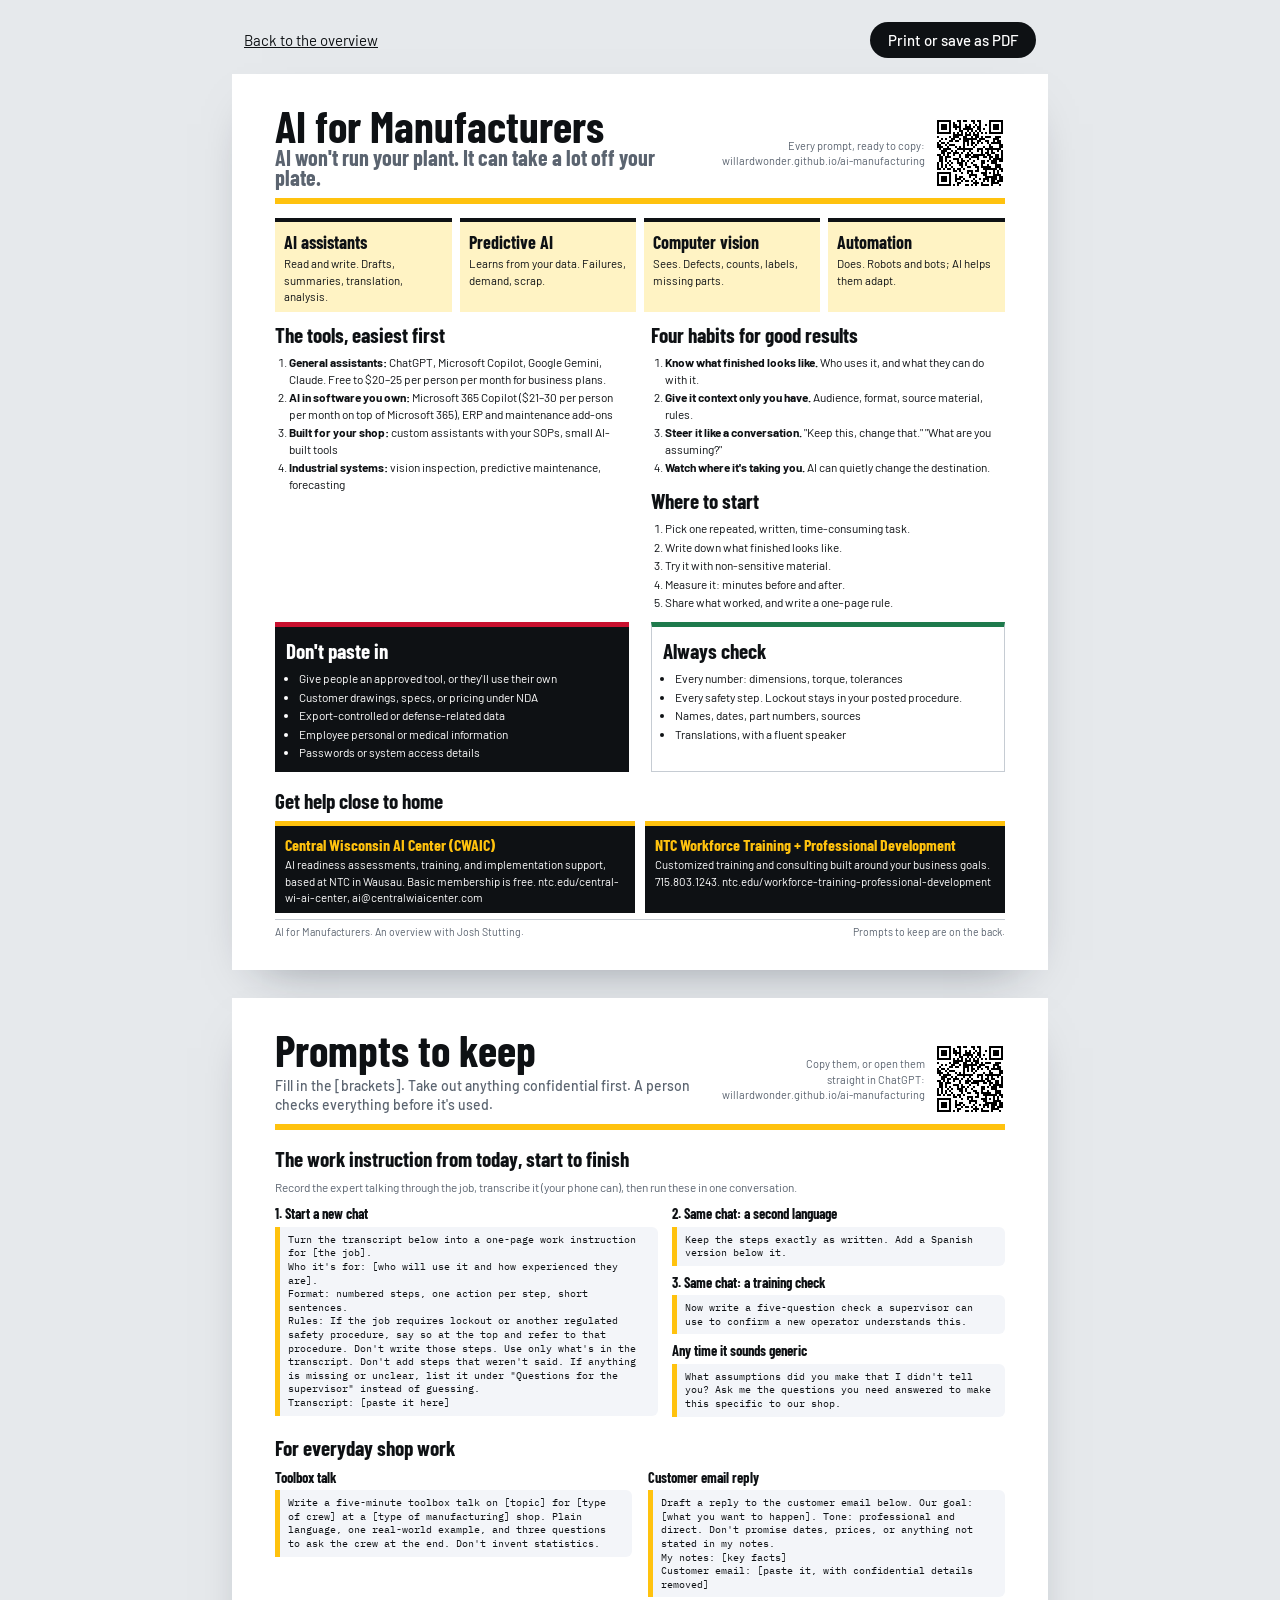
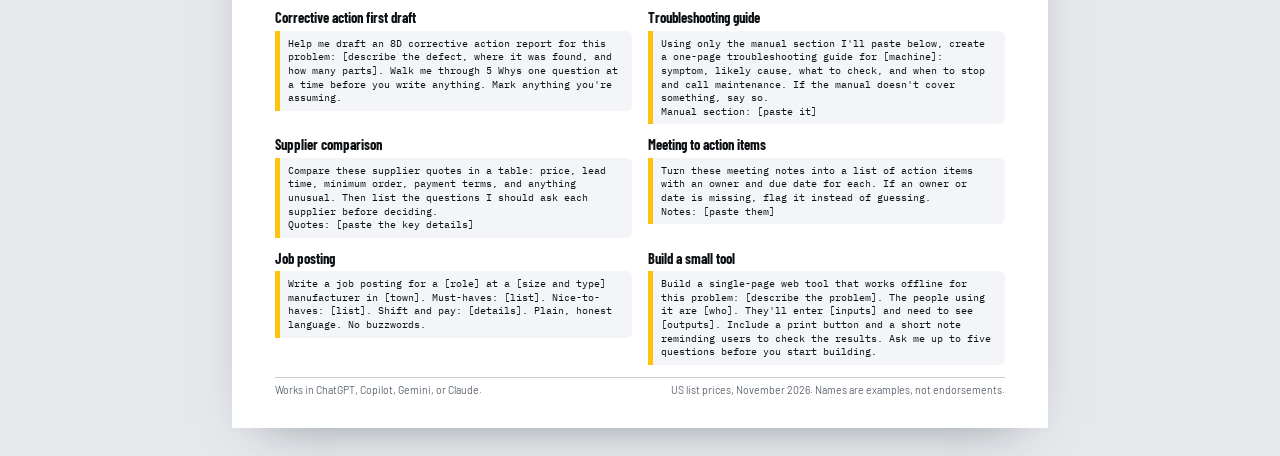
<file: handout.html>
<!DOCTYPE html>
<html lang="en">
<head>
<meta charset="utf-8">
<meta name="viewport" content="width=device-width, initial-scale=1">
<title>Take-home sheet: AI for Manufacturers</title>
<link rel="preconnect" href="https://fonts.googleapis.com"><link rel="preconnect" href="https://fonts.gstatic.com" crossorigin>
<link href="https://fonts.googleapis.com/css2?family=Barlow:wght@400;500;600&family=Barlow+Condensed:wght@600;700&family=IBM+Plex+Mono:wght@400&display=swap" rel="stylesheet">
<style>
:root{--paper:#E6E9EC;--ink:#0E1114;--muted:#5B6470;--line:#C6CCD3;--accent:#0E1114;--accent-soft:#FFF3C4;--gold:#FFC20E;--gold-soft:#FFF3C4;--yellow:#FFC20E;--red:#C8102E;--green:#1E7A4C;
--serif:"Barlow Condensed","Arial Narrow",sans-serif;--sans:"Barlow",system-ui,sans-serif;--mono:"IBM Plex Mono",ui-monospace,monospace}
*{box-sizing:border-box}
body{margin:0;background:var(--paper);color:var(--ink);font-family:var(--sans);font-size:11.8px;line-height:1.4;-webkit-font-smoothing:antialiased}
h1,h2,h3{margin:0;font-weight:400}
p{margin:0 0 .45em}
a{color:var(--accent)}
.bar{max-width:8.5in;margin:0 auto;padding:22px 12px 0;display:flex;justify-content:space-between;align-items:center;font-size:15px}
.bar button{font-family:var(--sans);font-weight:500;font-size:15px;padding:9px 18px;border-radius:999px;border:0;background:var(--ink);color:#fff;cursor:pointer}
.sheet{width:8.5in;max-width:calc(100% - 24px);margin:16px auto 28px;background:#fff;padding:.32in .45in;box-shadow:0 20px 50px -30px rgba(13,22,38,.5)}
.head{display:grid;grid-template-columns:1fr auto;gap:20px;align-items:end;border-bottom:6px solid var(--yellow);padding-bottom:10px;margin-bottom:14px}
.head h1{font-family:var(--serif);font-weight:700;font-size:44px;line-height:.95}
.head h1 em{display:block;font-style:normal;font-size:22px;color:var(--muted)}
.head h1 em.small{font-family:var(--sans);font-weight:500;font-size:14px;line-height:1.35;margin-top:6px;max-width:34em}
.head .qr{display:flex;gap:10px;align-items:center;font-size:11px;color:var(--muted);text-align:right}
.head .qr img{width:70px;height:70px}
h2{font-family:var(--serif);font-weight:700;font-size:21px;margin:0 0 5px}
.cols{display:grid;grid-template-columns:1fr 1fr;gap:9px 22px}
ul{margin:0;padding-left:1.05em}
li{margin-bottom:2px}
.kinds{display:grid;grid-template-columns:repeat(4,1fr);gap:8px;margin-bottom:8px}
.kinds div{background:var(--accent-soft);border-top:4px solid var(--ink);padding:8px 9px;font-size:11.5px}
.kinds b{display:block;font-family:var(--serif);font-weight:700;font-size:18px;color:var(--ink)}
.pr{font-family:var(--mono);font-size:9.6px;line-height:1.42;background:#F3F5F9;border-left:5px solid var(--yellow);padding:6px 8px;border-radius:0 6px 6px 0;margin:3px 0 6px}
.no{background:var(--ink);color:#fff;border-top:5px solid var(--red);padding:9px 11px}
.no h2{color:#fff}
.check{background:#fff;border:1px solid var(--line);border-top:5px solid var(--green);padding:9px 11px}
ol{margin:0;padding-left:1.2em}
.helpbox{display:grid;grid-template-columns:1fr 1fr;gap:10px;margin-top:6px}.helpbox div{background:var(--ink);color:#fff;border-top:5px solid var(--yellow);padding:8px 10px;font-size:11.5px;line-height:1.4}.helpbox b{display:block;font-family:var(--serif);font-size:16px;color:var(--yellow)}
.pr{white-space:pre-line}
.how{color:var(--muted);margin-bottom:6px}
.seq{display:grid;grid-template-columns:1.15fr 1fr;gap:14px}
.st{display:block;font-family:var(--serif);font-weight:700;font-size:14.5px;margin-top:2px}
.kit{display:grid;grid-template-columns:1fr 1fr;gap:4px 16px}
.kit b{font-family:var(--serif);font-weight:700;font-size:14.5px}
.foot{margin-top:6px;padding-top:5px;border-top:1px solid var(--line);font-size:10.5px;color:var(--muted);display:flex;justify-content:space-between}
@media (max-width:760px){.sheet{padding:22px 16px}.cols,.kinds,.seq,.kit{grid-template-columns:1fr}.head{grid-template-columns:1fr}}
@media print{@page{size:letter;margin:0}body{background:#fff}.bar{display:none}.sheet{margin:0;box-shadow:none;width:8.5in;max-width:none;height:11in;overflow:hidden;break-after:page;page-break-after:always}.sheet:last-child{break-after:auto;page-break-after:auto}}
</style>
</head>
<body>
<div class="bar"><a href="index.html">Back to the overview</a><button type="button" onclick="window.print()">Print or save as PDF</button></div>
<article class="sheet">
  <div class="head">
    <h1>AI for Manufacturers <em>AI won't run your plant. It can take a lot off your plate.</em></h1>
    <div class="qr"><span>Every prompt, ready to copy:<br>willardwonder.github.io/ai-manufacturing</span><img src="assets/qr.svg" alt="QR code"></div>
  </div>

  <div class="kinds">
    <div><b>AI assistants</b>Read and write. Drafts, summaries, translation, analysis.</div>
    <div><b>Predictive AI</b>Learns from your data. Failures, demand, scrap.</div>
    <div><b>Computer vision</b>Sees. Defects, counts, labels, missing parts.</div>
    <div><b>Automation</b>Does. Robots and bots; AI helps them adapt.</div>
  </div>

  <div class="cols">
    <div>
      <h2>The tools, easiest first</h2>
      <ol>
        <li><b>General assistants:</b> ChatGPT, Microsoft Copilot, Google Gemini, Claude. Free to $20–25 per person per month for business plans.</li>
        <li><b>AI in software you own:</b> Microsoft 365 Copilot ($21–30 per person per month on top of Microsoft 365), ERP and maintenance add-ons</li>
        <li><b>Built for your shop:</b> custom assistants with your SOPs, small AI-built tools</li>
        <li><b>Industrial systems:</b> vision inspection, predictive maintenance, forecasting</li>
      </ol>
      
    </div>
    <div>
      <h2>Four habits for good results</h2>
      <ol>
        <li><b>Know what finished looks like.</b> Who uses it, and what they can do with it.</li>
        <li><b>Give it context only you have.</b> Audience, format, source material, rules.</li>
        <li><b>Steer it like a conversation.</b> "Keep this, change that." "What are you assuming?"</li>
        <li><b>Watch where it's taking you.</b> AI can quietly change the destination.</li>
      </ol>
      <h2 style="margin-top:10px">Where to start</h2>
      <ol>
        <li>Pick one repeated, written, time-consuming task.</li>
        <li>Write down what finished looks like.</li>
        <li>Try it with non-sensitive material.</li>
        <li>Measure it: minutes before and after.</li>
        <li>Share what worked, and write a one-page rule.</li>
      </ol>
    </div>
    <div class="no">
      <h2>Don't paste in</h2>
      <ul><li>Give people an approved tool, or they'll use their own</li><li>Customer drawings, specs, or pricing under NDA</li><li>Export-controlled or defense-related data</li><li>Employee personal or medical information</li><li>Passwords or system access details</li></ul>
    </div>
    <div class="check">
      <h2>Always check</h2>
      <ul><li>Every number: dimensions, torque, tolerances</li><li>Every safety step. Lockout stays in your posted procedure.</li><li>Names, dates, part numbers, sources</li><li>Translations, with a fluent speaker</li></ul>
    </div>
  </div>

  <h2 style="margin-top:14px">Get help close to home</h2>
  <div class="helpbox"><div><b>Central Wisconsin AI Center (CWAIC)</b>AI readiness assessments, training, and implementation support, based at NTC in Wausau. Basic membership is free. ntc.edu/central-wi-ai-center, ai@centralwiaicenter.com</div><div><b>NTC Workforce Training + Professional Development</b>Customized training and consulting built around your business goals. 715.803.1243. ntc.edu/workforce-training-professional-development</div></div>

  <div class="foot"><span>AI for Manufacturers. An overview with Josh Stutting.</span><span>Prompts to keep are on the back.</span></div>
</article>

<article class="sheet">
  <div class="head">
    <h1>Prompts to keep <em class="small">Fill in the [brackets]. Take out anything confidential first. A person checks everything before it's used.</em></h1>
    <div class="qr"><span>Copy them, or open them<br>straight in ChatGPT:<br>willardwonder.github.io/ai-manufacturing</span><img src="assets/qr.svg" alt="QR code"></div>
  </div>

  <h2>The work instruction from today, start to finish</h2>
  <p class="how">Record the expert talking through the job, transcribe it (your phone can), then run these in one conversation.</p>
  <div class="seq">
    <div><span class="st">1. Start a new chat</span><div class="pr">Turn the transcript below into a one-page work instruction for [the job].
Who it's for: [who will use it and how experienced they are].
Format: numbered steps, one action per step, short sentences.
Rules: If the job requires lockout or another regulated safety procedure, say so at the top and refer to that procedure. Don't write those steps. Use only what's in the transcript. Don't add steps that weren't said. If anything is missing or unclear, list it under "Questions for the supervisor" instead of guessing.
Transcript: [paste it here]</div></div>
    <div class="follow">
      <span class="st">2. Same chat: a second language</span><div class="pr">Keep the steps exactly as written. Add a Spanish version below it.</div>
      <span class="st">3. Same chat: a training check</span><div class="pr">Now write a five-question check a supervisor can use to confirm a new operator understands this.</div>
      <span class="st">Any time it sounds generic</span><div class="pr">What assumptions did you make that I didn't tell you? Ask me the questions you need answered to make this specific to our shop.</div>
    </div>
  </div>

  <h2 style="margin-top:10px">For everyday shop work</h2>
  <div class="kit">
    <div><b>Toolbox talk</b><div class="pr">Write a five-minute toolbox talk on [topic] for [type of crew] at a [type of manufacturing] shop. Plain language, one real-world example, and three questions to ask the crew at the end. Don't invent statistics.</div></div>
    <div><b>Customer email reply</b><div class="pr">Draft a reply to the customer email below. Our goal: [what you want to happen]. Tone: professional and direct. Don't promise dates, prices, or anything not stated in my notes.
My notes: [key facts]
Customer email: [paste it, with confidential details removed]</div></div>
    <div><b>Corrective action first draft</b><div class="pr">Help me draft an 8D corrective action report for this problem: [describe the defect, where it was found, and how many parts]. Walk me through 5 Whys one question at a time before you write anything. Mark anything you're assuming.</div></div>
    <div><b>Troubleshooting guide</b><div class="pr">Using only the manual section I'll paste below, create a one-page troubleshooting guide for [machine]: symptom, likely cause, what to check, and when to stop and call maintenance. If the manual doesn't cover something, say so.
Manual section: [paste it]</div></div>
    <div><b>Supplier comparison</b><div class="pr">Compare these supplier quotes in a table: price, lead time, minimum order, payment terms, and anything unusual. Then list the questions I should ask each supplier before deciding.
Quotes: [paste the key details]</div></div>
    <div><b>Meeting to action items</b><div class="pr">Turn these meeting notes into a list of action items with an owner and due date for each. If an owner or date is missing, flag it instead of guessing.
Notes: [paste them]</div></div>
    <div><b>Job posting</b><div class="pr">Write a job posting for a [role] at a [size and type] manufacturer in [town]. Must-haves: [list]. Nice-to-haves: [list]. Shift and pay: [details]. Plain, honest language. No buzzwords.</div></div>
    <div><b>Build a small tool</b><div class="pr">Build a single-page web tool that works offline for this problem: [describe the problem]. The people using it are [who]. They'll enter [inputs] and need to see [outputs]. Include a print button and a short note reminding users to check the results. Ask me up to five questions before you start building.</div></div>
  </div>

  <div class="foot"><span>Works in ChatGPT, Copilot, Gemini, or Claude.</span><span>US list prices, November 2026. Names are examples, not endorsements.</span></div>
</article>
</body>
</html>
</file>
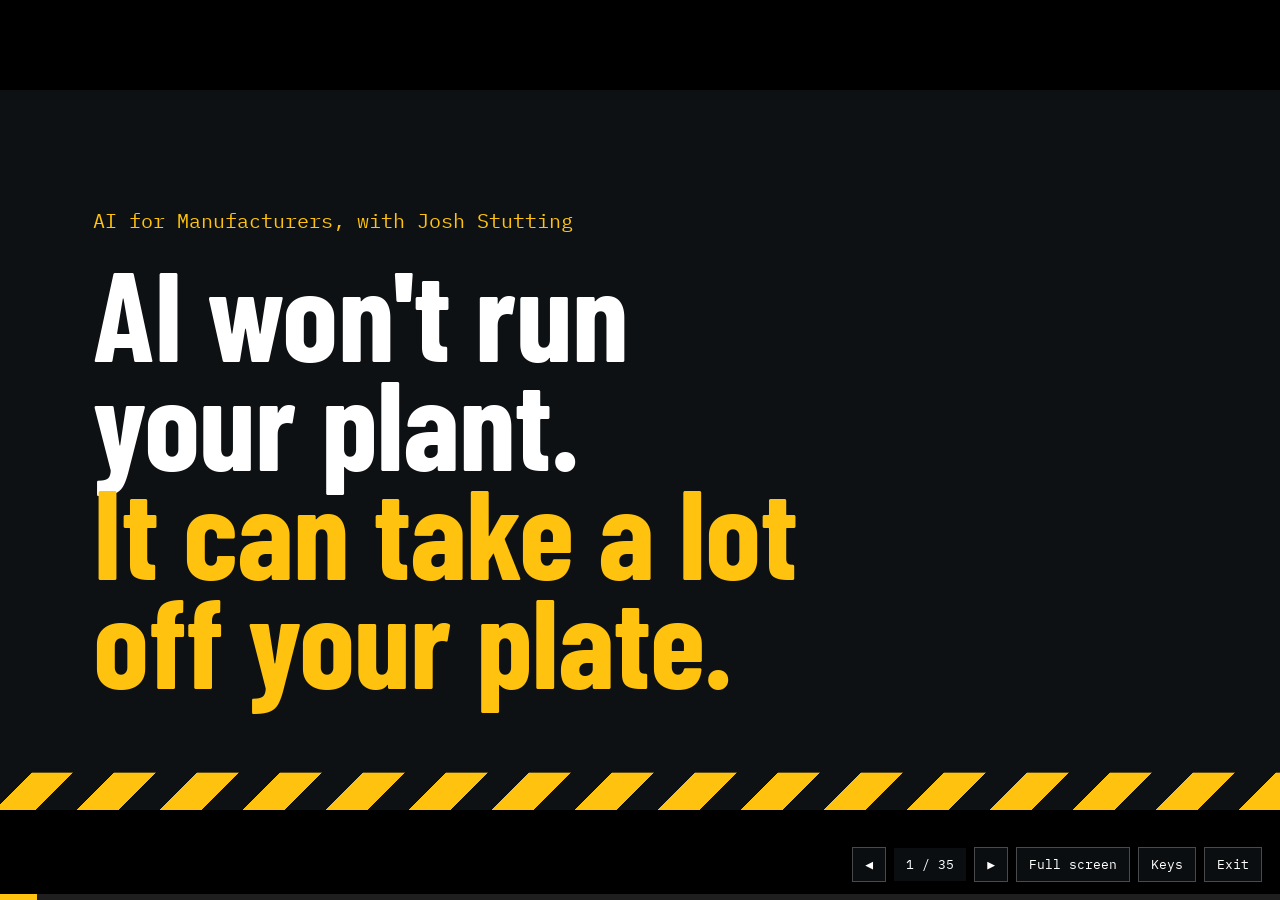
<file: present.html>
<!DOCTYPE html>
<html lang="en">
<head>
<meta charset="utf-8">
<meta name="viewport" content="width=device-width, initial-scale=1">
<title>AI for Manufacturers: Presentation</title>
<meta name="theme-color" content="#0E1114">
<link rel="icon" href="data:image/svg+xml,%3Csvg xmlns=%22http://www.w3.org/2000/svg%22 viewBox=%220 0 24 24%22%3E%3Crect width=%2224%22 height=%2224%22 fill=%22%230E1114%22/%3E%3Cpath d=%22M3 21V10l5 3V10l5 3V7l5 3V4h3v17z%22 fill=%22%23FFC20E%22/%3E%3C/svg%3E">
<meta property="og:title" content="AI for Manufacturers: Presentation">
<meta property="og:description" content="Real examples, real costs, and how to start with AI safely. Every prompt and example from the talk.">
<meta property="og:url" content="https://willardwonder.github.io/ai-manufacturing/">
<meta property="og:type" content="website">

<link rel="preconnect" href="https://fonts.googleapis.com"><link rel="preconnect" href="https://fonts.gstatic.com" crossorigin>
<link href="https://fonts.googleapis.com/css2?family=Barlow:wght@400;500;600&family=Barlow+Condensed:wght@600;700&family=IBM+Plex+Mono:wght@400;500&display=swap" rel="stylesheet">
<style>
:root{--steel:#E6E9EC;--black:#0E1114;--graphite:#1B2026;--gray:#5B6470;--line:#C6CCD3;--yellow:#FFC20E;--yellow-soft:#FFF3C4;--red:#C8102E;--green:#1E7A4C;--blue:#1F5FBF;
--head:"Barlow Condensed","Arial Narrow",sans-serif;--sans:"Barlow",system-ui,sans-serif;--mono:"IBM Plex Mono",ui-monospace,monospace}
*{box-sizing:border-box}
html,body{margin:0;height:100%;background:#000;overflow:hidden;font-family:var(--sans);-webkit-font-smoothing:antialiased}
.stage{position:fixed;inset:0;overflow:hidden}
.deck{width:1920px;height:1080px;position:absolute;left:50%;top:50%;transform-origin:center center}
.slide{position:absolute;inset:0;display:none;padding:110px 140px;overflow:hidden;background:var(--steel);color:var(--black)}
.slide.on{display:flex;flex-direction:column;justify-content:center;animation:in .35s ease}
@keyframes in{from{opacity:0}to{opacity:1}}
@media (prefers-reduced-motion:reduce){.slide.on{animation:none}}
.slide.dark{background:var(--black);color:#fff}
.slide.yel{background:var(--yellow);color:var(--black)}
.slide.center{justify-content:center}
.top{display:flex;justify-content:space-between;align-items:center;gap:40px;margin-bottom:36px}.top .k{margin:0}.top .sec{position:static;flex:none}
h1,h2,h3{margin:0;font-family:var(--head);font-weight:700;line-height:1.02;letter-spacing:-.005em}
p{margin:0}
.k{font-family:var(--mono);font-size:30px;color:var(--gray);margin-bottom:36px}
.dark .k{color:var(--yellow)}
.yel .k{color:var(--black)}
.t1{font-size:190px;line-height:.86}
.t2{font-size:132px;line-height:.9}
.t3{font-size:96px;line-height:.95}
.y{color:var(--yellow)}
.sub{font-size:48px;line-height:1.3;margin-top:44px;max-width:1500px;color:inherit;opacity:.85}
.stripe{position:absolute;left:0;right:0;bottom:0;height:56px;background:repeating-linear-gradient(-45deg,var(--yellow) 0 44px,var(--black) 44px 88px)}
.sec{position:absolute;top:110px;right:140px;font-family:var(--head);font-weight:700;font-size:40px;background:var(--yellow);color:var(--black);padding:10px 22px 6px}
.dark .sec{background:var(--yellow)}
.yel .sec{background:var(--black);color:var(--yellow)}
.rows{display:grid;gap:26px;margin-top:56px}
.row{display:grid;grid-template-columns:24px 1fr;gap:36px;align-items:start;font-size:60px;font-family:var(--head);font-weight:700;line-height:1.05}
.row::before{content:"";width:24px;height:100%;background:var(--yellow)}
.row span{display:block;font-family:var(--sans);font-weight:400;font-size:38px;opacity:.7;margin-top:8px}
.quote{font-size:52px;line-height:1.38;font-style:italic;max-width:1640px;margin-top:20px;border-left:16px solid var(--yellow);padding-left:48px}
.code{background:var(--black);color:#E9EDF2;border-left:16px solid var(--yellow);font-family:var(--mono);font-size:40px;line-height:1.5;padding:40px 48px;white-space:pre-wrap;margin-top:28px}
.out{background:#fff;border:3px solid var(--line);font-family:var(--sans);font-size:38px;line-height:1.45;padding:36px 44px;white-space:pre-wrap;margin-top:28px}
.out.bad{background:#FBE9EC;border-color:#E9B8C0}
.callout{margin-top:auto;font-size:44px;line-height:1.3;border-left:16px solid var(--yellow);padding-left:40px}
.callout.red{border-color:var(--red)}
.callout b{font-family:var(--head);font-weight:700;font-size:56px;display:block;line-height:1}
.two{display:grid;grid-template-columns:1fr 1fr;gap:56px;margin-top:40px;flex:1;min-height:0}
.three{display:grid;grid-template-columns:repeat(3,1fr);gap:36px;margin-top:48px}
.four{display:grid;grid-template-columns:repeat(4,1fr);gap:28px;margin-top:56px}
.box{background:#fff;border-top:14px solid var(--black);padding:36px 36px 32px}
.dark .box{background:var(--graphite);border-top-color:var(--yellow);color:#fff}
.box .lb{font-family:var(--mono);font-size:26px;color:var(--gray);display:block;margin-bottom:16px}
.dark .box .lb{color:var(--yellow)}
.box h3{font-size:68px;margin-bottom:16px}
.box p{font-size:34px;line-height:1.35}
.box.hl{border:6px solid var(--yellow);border-top-width:14px}
.list{list-style:none;padding:0;margin:0}
.list li{font-size:44px;line-height:1.25;padding:20px 0;border-top:3px solid rgba(0,0,0,.12)}
.dark .list li{border-color:rgba(255,255,255,.14)}
.no-box{background:var(--black);color:#fff;border-top:14px solid var(--red);padding:40px 48px}
.yes-box{background:#fff;border-top:14px solid var(--green);padding:40px 48px}
.no-box h3,.yes-box h3{font-size:80px;margin-bottom:20px}
.ladder{margin-top:40px;border-top:6px solid var(--black)}
.rung{display:grid;grid-template-columns:420px 1fr 440px;gap:44px;align-items:center;padding:20px 0;border-bottom:3px solid var(--line)}
.rung .s{font-family:var(--mono);font-size:26px;color:var(--gray)}
.rung h3{font-size:54px}
.rung p{font-size:31px;line-height:1.3}
.rung .pr{font-family:var(--head);font-weight:700;font-size:52px;line-height:1}
.rung .pr small{display:block;font-family:var(--sans);font-weight:400;font-size:26px;color:var(--gray);margin-top:8px;line-height:1.25}
.steps{list-style:none;padding:0;margin:48px 0 0;counter-reset:s}
.steps li{counter-increment:s;display:grid;grid-template-columns:120px 1fr;gap:32px;align-items:baseline;padding:22px 0;border-top:3px solid var(--line);font-family:var(--head);font-weight:700;font-size:72px;line-height:1}
.steps li::before{content:counter(s);color:var(--black);background:var(--yellow);text-align:center;font-size:64px;padding:8px 0 4px}
.steps li span{display:block;font-family:var(--sans);font-weight:400;font-size:34px;color:var(--gray);margin-top:10px;line-height:1.25}
.tight{gap:22px;margin-top:0}.tight .box{padding:22px 24px 20px;border-top-width:10px;display:flex;flex-direction:column}.tight .box h3{font-size:42px;margin-bottom:10px}.tight .box p{font-size:24px;line-height:1.3;margin-bottom:12px}.tight .box .lb{font-size:19px;margin-bottom:8px}a.box{color:inherit;text-decoration:none;transition:transform .15s}a.box:hover{transform:translateY(-4px)}.box .open{margin-top:auto;font-family:var(--head);font-weight:700;font-size:24px;color:var(--blue,#1d4ed8)}
.compact .box{padding:26px 30px 24px}.compact .box h3{font-size:52px;margin-bottom:12px}.compact .box p{font-size:29px;line-height:1.3}.compact .box .lb{font-size:22px;margin-bottom:10px}
.stat{background:#fff;border-top:14px solid var(--yellow);padding:36px 36px 30px}.stat b{display:block;font-family:var(--head);font-weight:700;font-size:120px;line-height:.9;margin-bottom:16px}.stat p{font-size:32px;line-height:1.3}.src{font-family:var(--mono);font-size:20px;color:var(--gray);margin-top:auto;padding-top:18px}.dark .src{color:rgba(255,255,255,.55)}
.qlist{list-style:none;padding:0;margin:40px 0 0;columns:2;column-gap:64px}.qlist li{break-inside:avoid;font-size:40px;line-height:1.25;padding:18px 0 18px 56px;border-top:3px solid var(--line);position:relative}.qlist li::before{content:"?";position:absolute;left:0;top:16px;width:40px;height:40px;background:var(--yellow);font-family:var(--head);font-weight:700;font-size:34px;display:grid;place-items:center}
.help2{display:grid;grid-template-columns:1fr 1fr;gap:48px;margin-top:44px}.help2 .box h3{font-size:64px}.help2 .box p{font-size:32px}.help2 .box .url{font-family:var(--mono);font-size:26px;margin-top:20px;color:var(--yellow)}
.qrbig{display:flex;gap:80px;align-items:center;margin-top:60px}
.qrbig img{width:400px;height:400px;background:#fff;padding:24px}
.qrbig p{font-family:var(--mono);font-size:44px;color:var(--yellow);line-height:1.4}
.bowl{display:flex;gap:28px;margin-top:56px}
.bowl div{flex:1;aspect-ratio:1;background:#fff;border:3px solid var(--line);display:grid;place-items:center;font-family:var(--head);font-weight:700;font-size:40px;color:var(--gray);text-align:center;padding:20px}
/* chrome */
.hud{position:fixed;left:0;right:0;bottom:0;height:6px;background:rgba(255,255,255,.12);z-index:5}
.urlTag{position:fixed;left:18px;bottom:18px;z-index:5;font:600 clamp(11px,1.1vw,17px)/1 "IBM Plex Mono",monospace;color:rgba(255,255,255,.55);background:rgba(14,17,20,.6);padding:6px 10px;pointer-events:none}
.hud i{display:block;height:100%;background:var(--yellow);width:0;transition:width .3s}
.ctrl{position:fixed;right:18px;bottom:18px;display:flex;gap:8px;align-items:center;z-index:6;font-family:var(--mono);font-size:13px;color:#fff;opacity:0;transition:opacity .3s}
.ctrl.show{opacity:1}
.ctrl button,.ctrl a{background:rgba(14,17,20,.85);color:#fff;border:1px solid rgba(255,255,255,.25);padding:8px 12px;cursor:pointer;font:inherit;text-decoration:none}
.ctrl button:hover,.ctrl a:hover{border-color:var(--yellow);color:var(--yellow)}
.ctrl span{background:rgba(14,17,20,.85);padding:8px 12px}
.help{position:fixed;inset:0;background:rgba(0,0,0,.85);color:#fff;z-index:10;display:none;place-items:center;font-family:var(--sans);font-size:20px}
.help.on{display:grid}
.help div{background:var(--graphite);border-top:8px solid var(--yellow);padding:32px 40px;line-height:1.9}
.help b{font-family:var(--mono);color:var(--yellow);display:inline-block;min-width:200px}
</style>
</head>
<body>
<div class="stage"><div class="deck" id="deck">

<!-- 1 title -->
<section class="slide dark" data-nourl>
  <p class="k">AI for Manufacturers, with Josh Stutting</p>
  <h1 class="t1">AI won't run<br>your plant.<br><span class="y">It can take a lot<br>off your plate.</span></h1>
  <div class="stripe"></div>
</section>

<!-- 2 problems -->
<section class="slide">
  <p class="k">Sound familiar?</p>
  <div class="rows">
    <div class="row"><div>Your best people are retiring.<span>And what they know was never written down.</span></div></div>
    <div class="row"><div>You're short-staffed.<span>The paperwork didn't get the memo.</span></div></div>
    <div class="row"><div>Training takes forever.<span>New hires learn by shadowing whoever has time.</span></div></div>
    <div class="row"><div>Everyone says "AI."<span>Nobody says what it actually does for a shop like yours.</span></div></div>
  </div>
</section>

<!-- reality -->
<section class="slide">
  <p class="k">Where manufacturers really are</p>
  <h2 class="t3">You're not behind. Almost nobody has this figured out.</h2>
  <div class="three">
    <div class="stat"><b>Fewer than 1 in 4</b><p>US manufacturers used AI anywhere in the business in a recent two-week window.</p></div>
    <div class="stat"><b>1 in 5</b><p>AI projects, even at manufacturers already seeing value, have been scaled across sites.</p></div>
    <div class="stat"><b>41%</b><p>of manufacturers give their frontline workers no AI training at all.</p></div>
  </div>
  <p class="src">US Census Bureau Business Trends and Outlook Survey, October 2026. Deloitte, AI in Manufacturing 2026. NAM Manufacturers' Outlook Survey, Q2 2026.</p>
</section>

<!-- 11 built section -->
<section class="slide yel center">
  <span class="sec">Built with AI</span>
  <h2 class="t1">Real tools.<br>No software team.</h2>
  <p class="sub" style="opacity:1">Every one started as a plain description of a problem.</p>
</section>

<!-- 13 tools grid -->
<section class="slide">
  <span class="sec">Built with AI</span>
  <p class="k">Click any card to open it</p>
  <div class="four tight">
    <a class="box" href="https://willardwonder.github.io/trapping/" target="_blank" rel="noopener"><span class="lb">Small product business</span><h3>Trapping supplies</h3><p>A family business and its own product, The Egg Cover. Built without a web firm.</p><span class="open">Open</span></a>
    <a class="box" href="https://willardwonder.github.io/aitraining/" target="_blank" rel="noopener"><span class="lb">Practice company</span><h3>Flat Cap Co.</h3><p>A made-up company with AI-made video and music, used to run four AI trainings.</p><span class="open">Open</span></a>
    <a class="box" href="https://willardwonder.github.io/matwalker/" target="_blank" rel="noopener"><span class="lb">New product</span><h3>MatWalker shoes</h3><p>A real shoe line, built with no background in shoes. The shoes are here.</p><span class="open">Open</span></a>
    <a class="box" href="tools/parcel-check.html" target="_blank" rel="noopener"><span class="lb">Field tool</span><h3>Field parcel check</h3><p>Stand on a property, tap your GPS: county record, forest-tax status, soils, nearby land sales.</p><span class="open">Open</span></a>
    <a class="box" href="tools/land-deductions.html" target="_blank" rel="noopener"><span class="lb">Valuation</span><h3>Land evaluator</h3><p>How easements, wetlands, and slope cut usable acres, with evidence for every number.</p><span class="open">Open</span></a>
    <a class="box" href="https://willardwonder.github.io/inventory/" target="_blank" rel="noopener"><span class="lb">Operations</span><h3>Inventory tracker</h3><p>SKU, location, minimum stock, total value. Replaces the spreadsheet nobody trusts.</p><span class="open">Open</span></a>
    <a class="box" href="https://willardwonder.github.io/lci/" target="_blank" rel="noopener"><span class="lb">Fabricator</span><h3>Countertop shop site</h3><p>Services, materials, process, contact. The site small shops put off for years.</p><span class="open">Open</span></a>
    <div class="box hl"><span class="lb">Your shop</span><h3>What's yours?</h3><p>Scrap calculator. Changeover timer. Quote estimator. New-hire quiz.</p></div>
  </div>
</section>

<!-- 12 shoes -->
<section class="slide dark">
  <span class="sec">Built with AI</span>
  <p class="k">In the room today</p>
  <h2 class="t1">MatWalker.</h2>
  <p class="sub">A real line of wrestling and training shoes. No background in shoes, design, or manufacturing. AI filled the gaps, from idea to a real product and its site.</p>
  <p class="callout" style="color:#fff"><b>Pass them around.</b>The product is real. <a href="https://willardwonder.github.io/matwalker/" target="_blank" rel="noopener" style="color:var(--yellow)">Open the site</a></p>
</section>

<!-- 14 prototype -->
<section class="slide dark center">
  <h2 class="t2">If you can describe the problem, <span class="y">AI can build a first version.</span></h2>
  <p class="sub">A prototype isn't a finished system. Someone still owns it, tests it, and keeps it accurate.</p>
</section>

<!-- 15 what section -->
<section class="slide">
  <span class="sec">What AI is</span>
  <p class="k">"AI" means four different things</p>
  <div class="four">
    <div class="box"><span class="lb">Reads and writes</span><h3>Assistants</h3><p>Writes, summarizes, translates, analyzes. Work instructions, reports, emails.</p></div>
    <div class="box"><span class="lb">Learns from data</span><h3>Predictive</h3><p>Forecasts from sensor or sales data. A bearing before it fails.</p></div>
    <div class="box"><span class="lb">Sees</span><h3>Vision</h3><p>Cameras that spot defects, count parts, read labels.</p></div>
    <div class="box"><span class="lb">Does</span><h3>Automation</h3><p>Robots and bots. Many aren't AI at all.</p></div>
  </div>
  <p class="callout"><b>Ask which one.</b>Most of what you can use tomorrow, with no new equipment, is the first kind.</p>
</section>

<!-- 16 predicts -->
<section class="slide dark center">
  <span class="sec">What AI is</span>
  <h2 class="t1">It predicts.<br><span class="y">It doesn't know.</span></h2>
  <p class="sub">It writes the most likely next words. Likely isn't the same as true, and it isn't the same as your shop's way.</p>
</section>

<!-- 17 bowl -->
<section class="slide">
  <span class="sec">What AI is</span>
  <p class="k">Try it live: "Make a bowl of fruit."</p>
  <h2 class="t2">It fills in what you leave blank.</h2>
  <div class="bowl"><div>Wooden bowl<br>apples, grapes,<br>banana</div><div>White bowl<br>apples, grapes,<br>banana</div><div>Wooden bowl<br>apples, grapes,<br>orange</div><div>Glass bowl<br>apples, grapes,<br>banana</div></div>
  <p class="callout"><b>Vague in, generic out.</b>Every decision you skip, it makes for you.</p>
</section>

<!-- 3 promise -->
<section class="slide yel center">
  <h2 class="t2">Start with the paperwork around the work.</h2>
  <p class="sub" style="opacity:1">Instructions, reports, emails, training. That's where most shops find their first real win, with no new equipment.</p>
</section>

<!-- 19 uses -->
<section class="slide">
  <span class="sec">Where it helps</span>
  <p class="k">The paperwork around the work</p>
  <div class="three" style="margin-top:20px">
    <div class="box"><h3>Production</h3><p>Work instructions, shift handoffs, changeover checklists</p></div>
    <div class="box"><h3>Quality</h3><p>8D drafts, 5 Whys, nonconformance trends</p></div>
    <div class="box"><h3>Maintenance</h3><p>Troubleshooting guides, PM checklists, work order history</p></div>
    <div class="box"><h3>Sales and office</h3><p>Quote replies, spec summaries, capability sheets</p></div>
    <div class="box"><h3>Purchasing</h3><p>Supplier comparisons, contract summaries, lead times</p></div>
    <div class="box"><h3>Safety and HR</h3><p>Toolbox talks, job postings, quizzes, translations</p></div>
  </div>
</section>

<!-- 4 meet dale -->
<section class="slide dark center">
  <span class="sec">Watch it work</span>
  <p class="k">Every shop has one</p>
  <h2 class="t1">Meet Dale.</h2>
  <p class="sub">31 years on Press 4. The only one who really knows the die change. Retiring in two years. A quarter of Wisconsin's manufacturing workforce is approaching retirement.</p>
</section>

<!-- 5 voice memo -->
<section class="slide">
  <span class="sec">Watch it work</span>
  <p class="k">Dale's voice memo, word for word</p>
  <p class="quote">"Once it's locked out the way the tag on Press 4 says, pull the old die. Use the cart, not the forklift. Clean the bolster, really clean it, one chip and your parts are out. Set the new die, line up the pins, snug the clamps, then torque them. There's a number on the sheet in the office. Check shut height, every time. Inch it through, run one part, call quality before you run."</p>
  <p class="callout"><b>This part isn't AI.</b>The knowledge comes from a person. Recorded on a phone, transcribed for free.</p>
</section>

<!-- 6 vague -->
<section class="slide">
  <span class="sec">Watch it work</span>
  <p class="k">Ask vaguely</p>
  <div class="code">Write an SOP for a die change.</div>
  <div class="out bad">Purpose: This procedure ensures safe and efficient die changes in accordance with company standards… Remove the die using appropriate lifting equipment…</div>
  <p class="callout red"><b>It filled in every blank.</b>None of it is Dale's. "Appropriate lifting equipment"? Dale said use the cart, never the forklift.</p>
</section>

<!-- 7 context -->
<section class="slide">
  <span class="sec">Watch it work</span>
  <p class="k">Give it the context only you have</p>
  <div class="code">Turn the transcript into a one-page work instruction for the Press 4 die change.
<span style="color:#FFC20E">Who it's for:</span> operators with less than a year of experience. Some read English as a second language.
<span style="color:#FFC20E">Format:</span> numbered steps, one action each.
<span style="color:#FFC20E">Rules:</span> Start by stating the press must be locked out using its posted lockout procedure. Don't write lockout steps. Use only what's in the transcript. If something is missing, list it as a question.</div>
  <p class="callout"><b>No magic words.</b>Who it's for. What it should look like. What it must not do.</p>
</section>

<!-- 8 draft -->
<section class="slide">
  <span class="sec">Watch it work</span>
  <p class="k">What came back</p>
  <div class="two" style="margin-top:0">
    <div class="out" style="margin-top:0;font-size:33px">BEFORE YOU START: Press 4 must be locked out using its posted lockout procedure. This instruction does not replace it.
1. Remove old die with the cart. No forklift.
2. Clean the bolster completely.
3. Set new die. Line up locating pins.
4. Snug clamps, then torque to the setup sheet.
5. Check shut height before cycling.
6. Inch through one full stroke.
7. Run one part. Call Quality for first article.</div>
    <div style="display:flex;flex-direction:column;gap:24px">
      <div class="box" style="border-top-color:var(--yellow)"><span class="lb">Questions for the supervisor</span><p>What is the clamp torque value?</p><p style="margin-top:14px">What is the shut height for each die?</p><p style="margin-top:14px">Who verifies the lockout before the die is pulled?</p></div>
      <p class="callout" style="margin-top:0"><b>Every step is Dale's.</b>The gaps became questions, not guesses.</p>
    </div>
  </div>
</section>

<!-- 9 three pieces -->
<section class="slide">
  <span class="sec">Watch it work</span>
  <p class="k">Same conversation, two more requests</p>
  <h2 class="t3">One conversation. Three useful pieces.</h2>
  <div class="three">
    <div class="box"><span class="lb">01</span><h3>Work instruction</h3><p>One page, safety first, in Dale's words.</p></div>
    <div class="box"><span class="lb">02</span><h3>Spanish version</h3><p>Checked by a fluent speaker before it's posted.</p></div>
    <div class="box"><span class="lb">03</span><h3>Training check</h3><p>Five questions a supervisor uses to confirm a new operator gets it.</p></div>
  </div>
</section>

<!-- 10 sign off -->
<section class="slide dark center">
  <span class="sec">Watch it work</span>
  <h2 class="t2">A person checks it, finishes it, and signs it.</h2>
  <p class="sub">The time moves from writing to reviewing. The knowledge stays Dale's. The sign-off stays human.</p>
</section>

<!-- safety boundary -->
<section class="slide">
  <span class="sec">Watch it work</span>
  <p class="k">Know where AI stops</p>
  <h2 class="t2">AI can draft work instructions. Your safety process owns safety procedures.</h2>
  <p class="sub" style="color:var(--black)">Lockout is regulated: OSHA requires written, machine-specific energy control procedures, verified before work starts and inspected every year. That's why the draft points to the posted procedure instead of writing its own lockout steps, and why a person always signs off.</p>
</section>

<!-- 20 drafts -->
<section class="slide yel center">
  <h2 class="t1">AI drafts.<br>People decide.</h2>
</section>

<!-- 18 cost -->
<section class="slide">
  <span class="sec">Tools and cost</span>
  <p class="k">Start at the top. Move down only when a real need shows up.</p>
  <div class="ladder">
    <div class="rung"><div><span class="s">Start here</span><h3>General assistants</h3></div><p>ChatGPT, Microsoft Copilot, Google Gemini, Claude</p><div class="pr">Free to $20–25<small>per person per month, business plans</small></div></div>
    <div class="rung"><div><span class="s">Next</span><h3>AI in your software</h3></div><p>Microsoft 365 Copilot, ERP, quality, and maintenance add-ons</p><div class="pr">$21–30<small>per person per month, on top of Microsoft 365</small></div></div>
    <div class="rung"><div><span class="s">Custom</span><h3>Built for your shop</h3></div><p>Assistants with your SOPs, small tools like the ones you saw earlier</p><div class="pr">Mostly time<small>plus someone who owns it</small></div></div>
    <div class="rung"><div><span class="s">Biggest lift</span><h3>Industrial systems</h3></div><p>Vision inspection, predictive maintenance, forecasting</p><div class="pr">A real project<small>budget, integration, clean data, pilot</small></div></div>
  </div>
  <p style="font-size:24px;color:var(--gray);margin-top:20px">US list prices, November 2026. Check before you buy. Names are examples, not endorsements.</p>
</section>

<!-- run your own -->
<section class="slide">
  <span class="sec">Tools and cost</span>
  <p class="k">Running your own model: hardware by number of users</p>
  <div class="ladder">
    <div class="rung"><div><span class="s">1–5 users</span><h3>AI mini PC</h3></div><p>Ryzen AI Max+ 395, 128GB. One or two people at a time.</p><div class="pr">~$3,700<small>vs. $3,600 for 3 years of ChatGPT Business</small></div></div>
    <div class="rung"><div><span class="s">6–25 users</span><h3>DGX Spark</h3></div><p>NVIDIA's desktop AI box. Models up to ~200B parameters.</p><div class="pr">$6,950<small>vs. $18,000 for 3 years of ChatGPT</small></div></div>
    <div class="rung"><div><span class="s">26–50 users</span><h3>One Blackwell GPU</h3></div><p>Workstation with an RTX PRO 6000, 96GB. Faster, more at once.</p><div class="pr">$20–25K<small>vs. $36,000 for 3 years of ChatGPT</small></div></div>
    <div class="rung"><div><span class="s">51–100 users</span><h3>Two Blackwell GPUs</h3></div><p>A server with two RTX PRO 6000 cards.</p><div class="pr">$40–45K<small>vs. $72,000 for 3 years of ChatGPT</small></div></div>
  </div>
  <p style="font-size:24px;color:var(--gray);margin-top:20px">Fits text in, text out: chat, drafting, document questions, simple automations. The box is the cheap part: setup, upkeep, and security are the real cost. Estimates, November 2026.</p>
</section>

<!-- simple fix first -->
<section class="slide dark">
  <span class="sec">Before you buy</span>
  <p class="k">Advice from NIST's program for small manufacturers</p>
  <div class="four" style="margin-top:20px">
    <div class="box"><span class="lb">01</span><h3>One problem</h3><p>Downtime, scrap, or quality. One focused, measurable problem.</p></div>
    <div class="box"><span class="lb">02</span><h3>Simple fix first</h3><p>Root cause, a checklist, a standard procedure, training. Compare before buying AI.</p></div>
    <div class="box"><span class="lb">03</span><h3>Business numbers</h3><p>Measure scrap, throughput, downtime. Not "accuracy."</p></div>
    <div class="box"><span class="lb">04</span><h3>A real pilot</h3><p>Weeks, not a day. Normal runs and rare ones. Plan for ongoing cost.</p></div>
  </div>
  <p class="callout" style="color:#fff"><b>"98% accurate" can mean useless.</b>A defect model that calls every part "good" is 98% accurate when 2% are bad.</p>
</section>

<!-- vendor questions -->
<section class="slide">
  <span class="sec">Before you buy</span>
  <p class="k">Questions to ask any AI vendor</p>
  <ul class="qlist">
    <li>Where has this worked on a problem like ours?</li>
    <li>What data does it need, and in what shape?</li>
    <li>When does it fail, and how will we know?</li>
    <li>How does it connect to our ERP and maintenance system?</li>
    <li>What's the full cost: licenses, usage, setup, people, upkeep?</li>
    <li>Who monitors and retrains it after go-live?</li>
    <li>Where does our data go, and is it used to train your models?</li>
    <li>Can we run a paid pilot before we commit?</li>
  </ul>
</section>

<!-- 21 guardrails -->
<section class="slide">
  <span class="sec">Guardrails</span>
  <p class="k">Most problems come from what goes in, and what nobody checks</p>
  <div class="two">
    <div class="no-box"><h3>Don't paste in</h3><ul class="list"><li>Customer drawings or pricing under NDA</li><li>Export-controlled data</li><li>Employee personal or medical info</li><li>Passwords and system access</li></ul></div>
    <div class="yes-box"><h3>Always check</h3><ul class="list"><li>Every number: torque, tolerances, quantities</li><li>Every safety step</li><li>Names, dates, part numbers, sources</li><li>Translations, with a fluent speaker</li></ul></div>
  </div>
</section>

<!-- 22 stranger -->
<section class="slide dark center">
  <span class="sec">Guardrails</span>
  <h2 class="t2">If you wouldn't email it to a stranger, <span class="y">don't paste it in.</span></h2>
  <p class="sub">Free accounts may use your conversations unless you change the settings. Business plans generally protect more. Read the terms.</p>
</section>

<!-- 23 one page rule -->
<section class="slide">
  <span class="sec">Guardrails</span>
  <p class="k">Your people are probably already using AI on personal accounts</p>
  <h2 class="t2">One page covers most of the risk.</h2>
  <div class="four">
    <div class="box"><span class="lb">01</span><h3>Approved tools</h3><p>Give people a safe option, or they'll keep using their own.</p></div>
    <div class="box"><span class="lb">02</span><h3>What never goes in</h3><p>The data that stays inside, no exceptions.</p></div>
    <div class="box"><span class="lb">03</span><h3>Who signs off</h3><p>A person reviews anything that leaves the building.</p></div>
    <div class="box"><span class="lb">04</span><h3>Who owns it</h3><p>One named person, not a committee.</p></div>
  </div>
  <p class="src">Want a framework later? NIST's AI Risk Management Framework and its Generative AI Profile are free and voluntary.</p>
</section>

<!-- people -->
<section class="slide yel">
  <span class="sec">Your people</span>
  <p class="k">The step most shops skip</p>
  <h2 class="t2">Bring the floor in early.</h2>
  <div class="rows" style="margin-top:44px">
    <div class="row"><div>Involve operators and supervisors from day one.<span>They know where the real problems are, and they decide whether it gets used.</span></div></div>
    <div class="row"><div>Train them, not just the office.<span>41% of manufacturers give frontline workers no AI training.</span></div></div>
    <div class="row"><div>Say what it's for, and what it isn't.<span>Helping people do the job. Not replacing the people who know it.</span></div></div>
  </div>
</section>

<!-- 24 habits -->
<section class="slide">
  <span class="sec">Getting good results</span>
  <p class="k">Four habits. You saw all of them with Dale.</p>
  <div class="four">
    <div class="box"><span class="lb">01</span><h3>Know what finished looks like</h3><p>Who uses it, and what can they do with it?</p></div>
    <div class="box"><span class="lb">02</span><h3>Give it your context</h3><p>Who it's for, the format, your sources, your rules.</p></div>
    <div class="box"><span class="lb">03</span><h3>Steer it</h3><p>"Keep this, change that." "What are you assuming?"</p></div>
    <div class="box"><span class="lb">04</span><h3>Watch where it's going</h3><p>Check it against what you set out to do.</p></div>
  </div>
</section>

<!-- 25 gps -->
<section class="slide dark center">
  <p class="k">A GPS reroutes you, but keeps your destination. AI can quietly change both.</p>
  <h2 class="t1">AI can find the route.<br><span class="y">You own the destination.</span></h2>
</section>

<!-- 26 monday -->
<section class="slide" data-nourl>
  <span class="sec">Start Monday</span>
  <ol class="steps">
    <li><div>Pick one annoying task.<span>Repeated, written, time-consuming.</span></div></li>
    <li><div>Write down what finished looks like.<span>Who uses it, and what they'll be able to do.</span></div></li>
    <li><div>Try it with non-sensitive material.<span>A general assistant and the four habits.</span></div></li>
    <li><div>Measure it.<span>Minutes per document before and after, and what review still caught.</span></div></li>
    <li><div>Share it, and write the rule.<span>Save the prompt. Show a coworker. One-page guardrails.</span></div></li>
  </ol>
</section>

<!-- local help -->
<section class="slide dark">
  <span class="sec">Get help close to home</span>
  <p class="k">You don't have to figure this out alone</p>
  <div class="help2">
    <div class="box"><span class="lb">Central Wisconsin AI Center</span><h3>CWAIC</h3><p>A regional hub at NTC in Wausau, with UW-Stevens Point, UW-Stout, and the Greater Wausau Chamber. AI readiness assessments, training, and implementation support. Basic membership is free.</p><p class="url">ntc.edu/central-wi-ai-center<br>ai@centralwiaicenter.com</p></div>
    <div class="box"><span class="lb">NTC Workforce Training + Professional Development</span><h3>Custom training and projects</h3><p>Customized training and consulting built around your business goals, plus apprenticeships and workshops. Serves more than 900 businesses a year.</p><p class="url">715.803.1243<br>ntc.edu/workforce-training-professional-development</p></div>
  </div>
</section>

<!-- 27 close -->
<section class="slide dark" data-nourl>
  <h2 class="t2">AI won't replace the people who know how your shop runs.</h2>
  <p class="sub" style="font-family:var(--head);font-weight:700;font-size:80px;opacity:1;color:var(--yellow);line-height:1">It can make sure what they know gets used.</p>
  <div class="stripe"></div>
</section>

<!-- 28 qr -->
<section class="slide dark" data-nourl>
  <p class="k">Keep everything from today</p>
  <h2 class="t2">Every example, every prompt, the take-home sheet.</h2>
  <div class="qrbig"><img src="assets/qr.svg" alt="QR code linking to the site"><p>willardwonder.github.io/<br>ai-manufacturing</p></div>
</section>

</div></div>

<div class="hud"><i id="bar"></i></div>
<div class="urlTag" id="urlTag" aria-hidden="true">willardwonder.github.io/ai-manufacturing</div>
<div class="ctrl" id="ctrl"><button type="button" id="pv" aria-label="Previous slide">◀</button><span id="ct"></span><button type="button" id="nx" aria-label="Next slide">▶</button><button type="button" id="fs">Full screen</button><button type="button" id="hp">Keys</button><a href="index.html">Exit</a></div>
<div class="help" id="help" role="dialog" aria-label="Keyboard shortcuts"><div>
<b>→  Space  PgDn</b> Next slide<br><b>←  PgUp</b> Previous slide<br><b>Home / End</b> First / last slide<br><b>F</b> Full screen<br><b>Click</b> Right side next, left side back<br><b>Esc</b> Close this help</div></div>

<script>
(function(){
"use strict";
var deck=document.getElementById("deck"),slides=[].slice.call(deck.querySelectorAll(".slide")),n=slides.length,i=0;
slides.forEach(function(sl){var sec=sl.querySelector(":scope > .sec");if(!sec)return;var k=sl.querySelector(":scope > .k");var t=document.createElement("div");t.className="top";
  var ref=k||[].slice.call(sl.children).filter(function(c){return c!==sec})[0];sl.insertBefore(t,ref);t.appendChild(k||document.createElement("span"));t.appendChild(sec)});
function fit(){var s=Math.min(window.innerWidth/1920,window.innerHeight/1080);deck.style.transform="translate(-50%,-50%) scale("+s+")"}
function go(k,push){i=Math.max(0,Math.min(n-1,k));slides.forEach(function(s,j){s.classList.toggle("on",j===i)});var ut=document.getElementById("urlTag");if(ut)ut.style.display=slides[i].hasAttribute("data-nourl")?"none":"";
  document.getElementById("bar").style.width=((i+1)/n*100)+"%";document.getElementById("ct").textContent=(i+1)+" / "+n;
  if(push!==false)history.replaceState(null,"","#"+(i+1))}
function next(){go(i+1)}function prev(){go(i-1)}
function fsToggle(){if(document.fullscreenElement)document.exitFullscreen();else if(document.documentElement.requestFullscreen)document.documentElement.requestFullscreen()}
var help=document.getElementById("help");
document.addEventListener("keydown",function(e){
  if(help.classList.contains("on")&&e.key!=="Escape")return;
  switch(e.key){
    case "ArrowRight":case "PageDown":case " ":case "Enter":e.preventDefault();next();break;
    case "ArrowLeft":case "PageUp":case "Backspace":e.preventDefault();prev();break;
    case "Home":go(0);break;case "End":go(n-1);break;
    case "f":case "F":fsToggle();break;
    case "Escape":help.classList.remove("on");break;
    case "?":help.classList.toggle("on");break;
  }});
document.querySelector(".stage").addEventListener("click",function(e){if(e.target.closest("a"))return;if(e.clientX>window.innerWidth/3)next();else prev()});
var tx=null;document.addEventListener("touchstart",function(e){tx=e.touches[0].clientX},{passive:true});
document.addEventListener("touchend",function(e){if(tx===null)return;var d=e.changedTouches[0].clientX-tx;if(Math.abs(d)>50){d<0?next():prev()}tx=null});
document.getElementById("pv").addEventListener("click",prev);document.getElementById("nx").addEventListener("click",next);
document.getElementById("fs").addEventListener("click",fsToggle);
document.getElementById("hp").addEventListener("click",function(){help.classList.add("on")});
help.addEventListener("click",function(){help.classList.remove("on")});
var ctrl=document.getElementById("ctrl"),hideT;
function showCtrl(){ctrl.classList.add("show");document.body.style.cursor="";clearTimeout(hideT);hideT=setTimeout(function(){ctrl.classList.remove("show");document.body.style.cursor="none"},2500)}
document.addEventListener("mousemove",showCtrl);
window.addEventListener("resize",fit);
window.addEventListener("hashchange",function(){var h=parseInt(location.hash.slice(1),10);if(h)go(h-1,false)});
fit();var h=parseInt(location.hash.slice(1),10);go(h?h-1:0,false);showCtrl();
})();
</script>
</body>
</html>
</file>
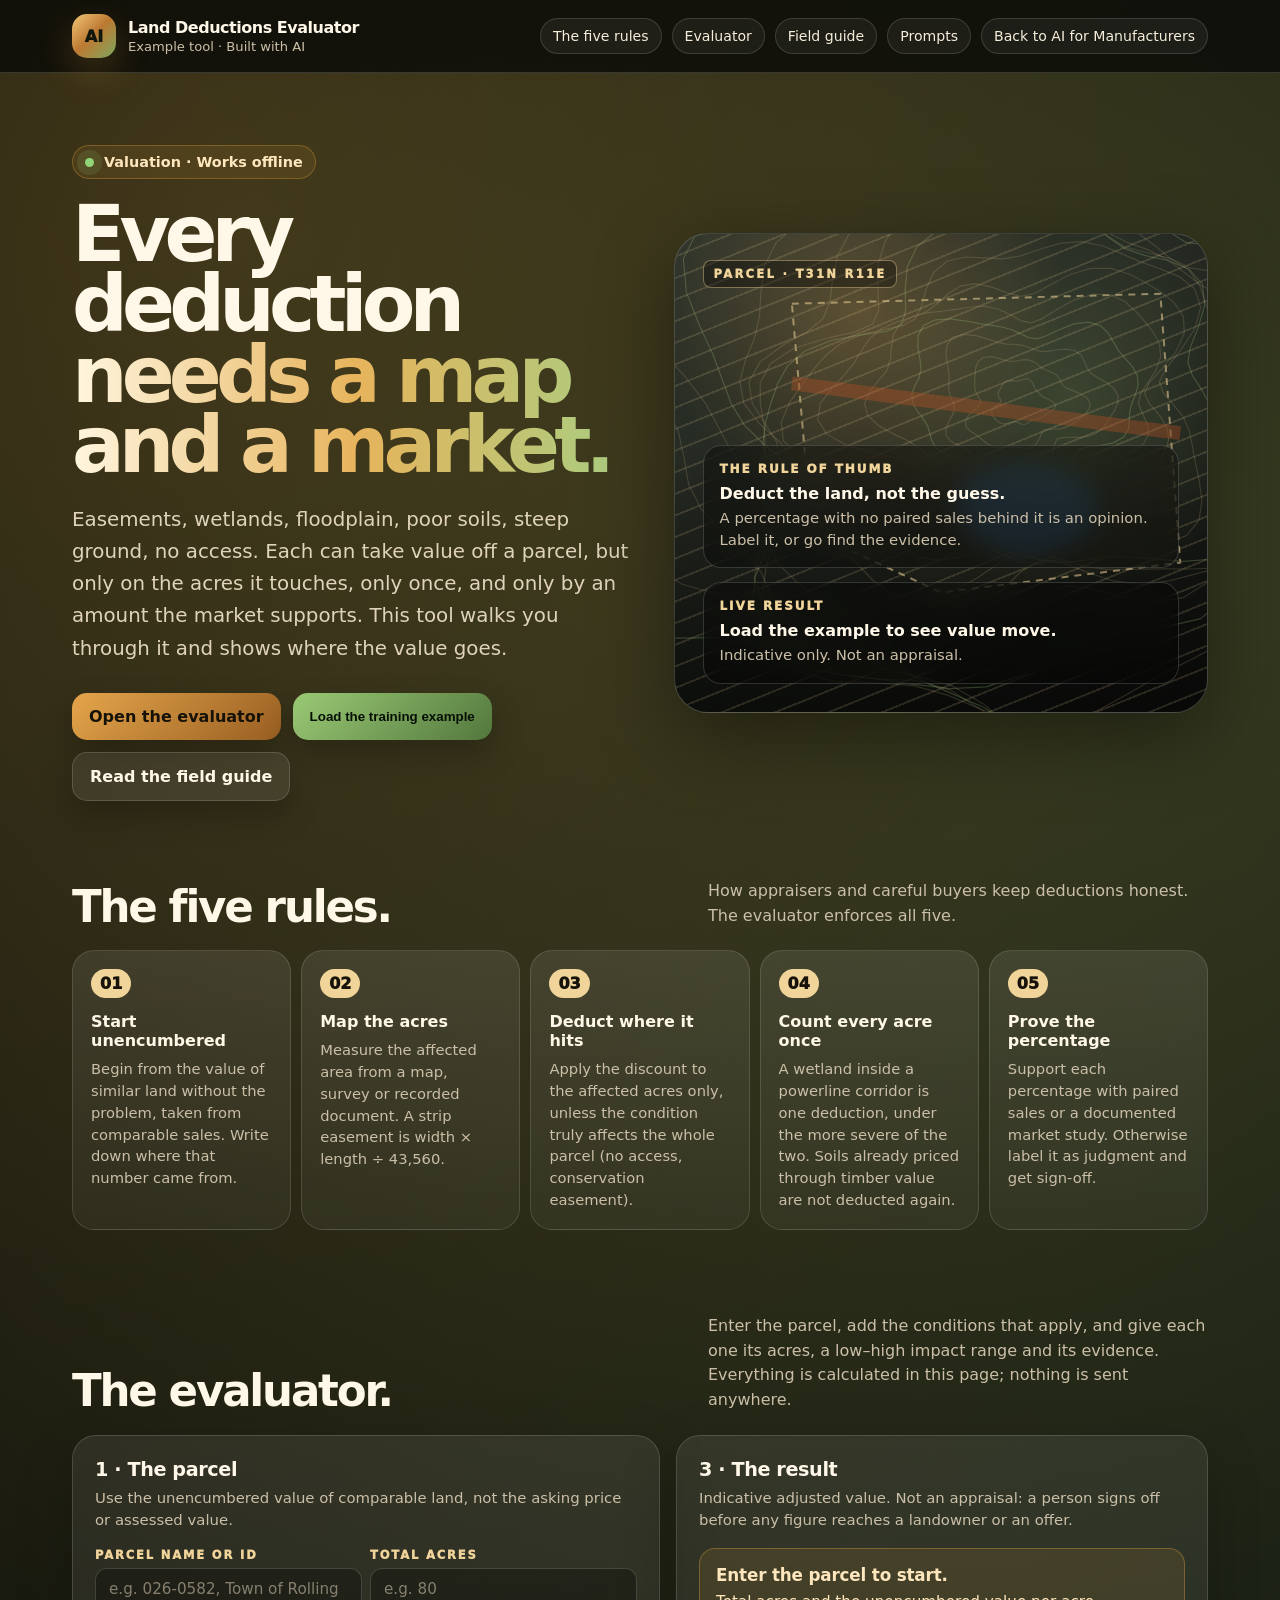
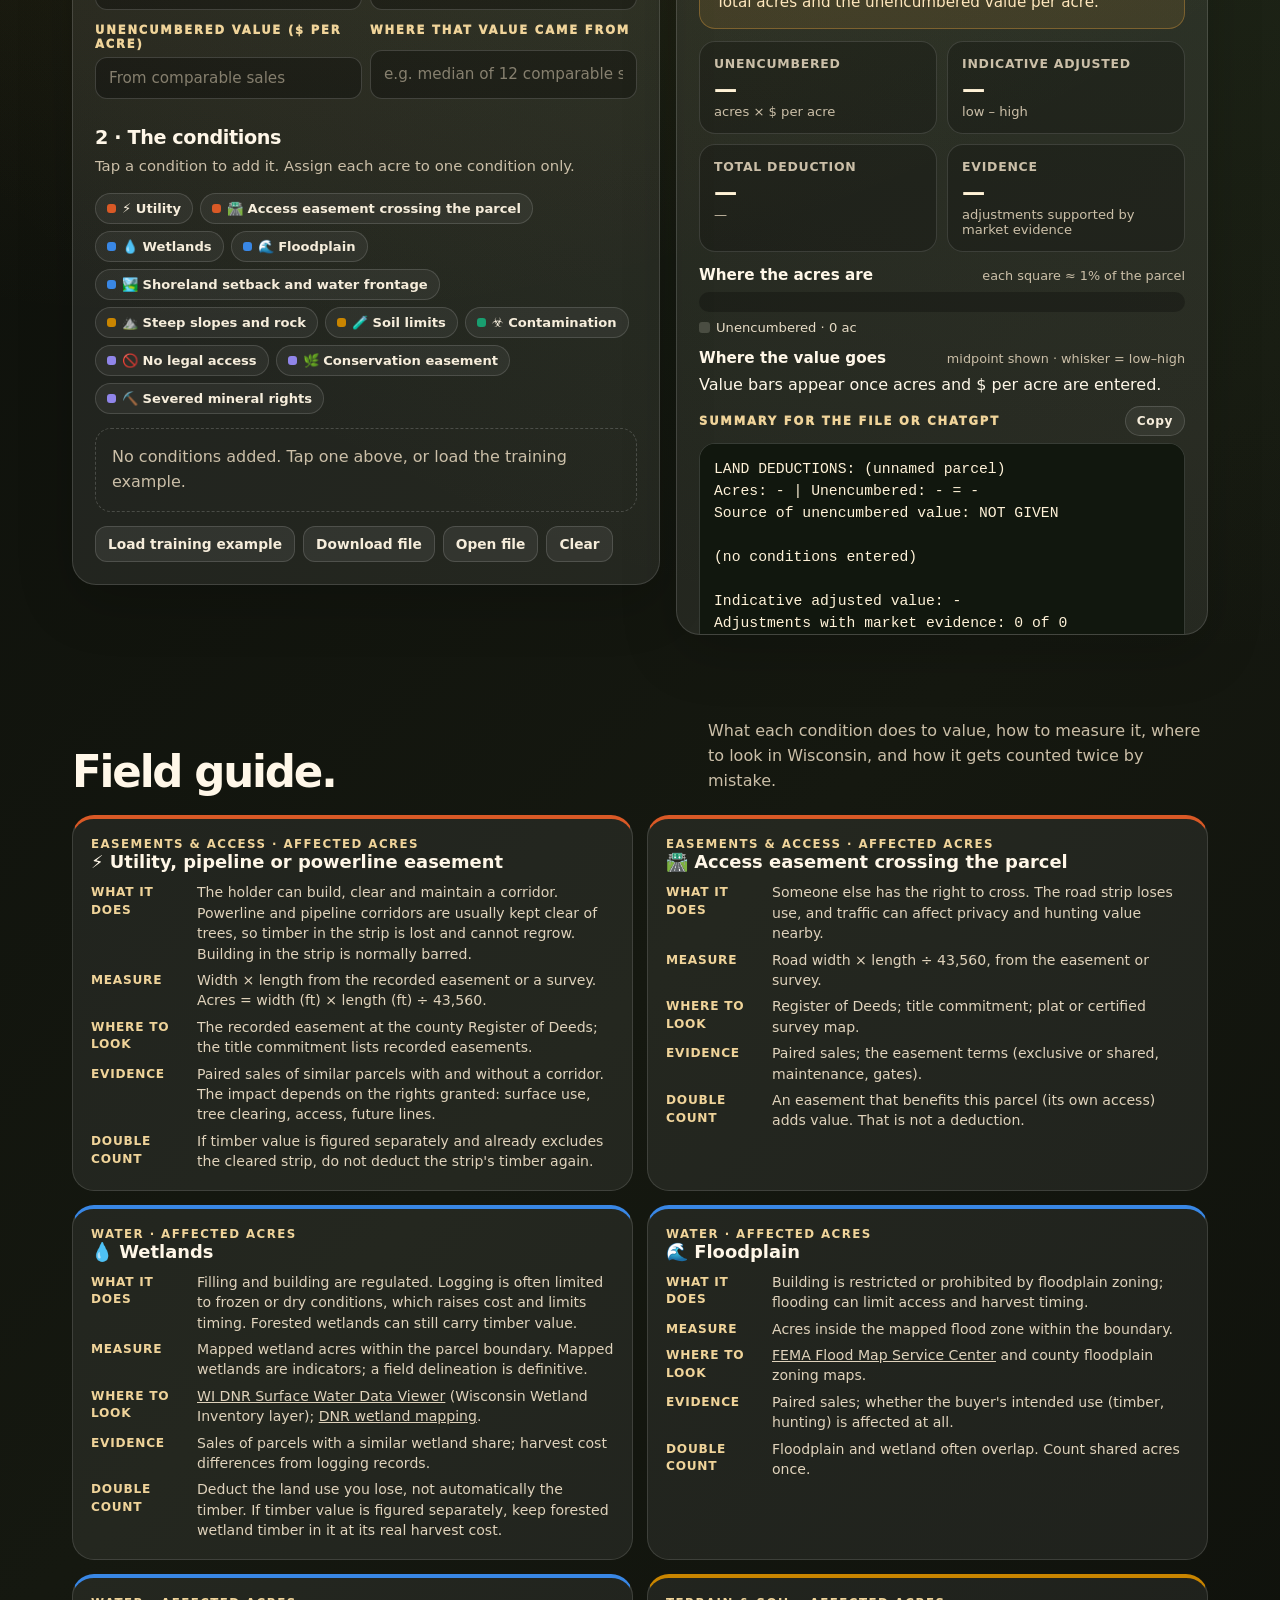
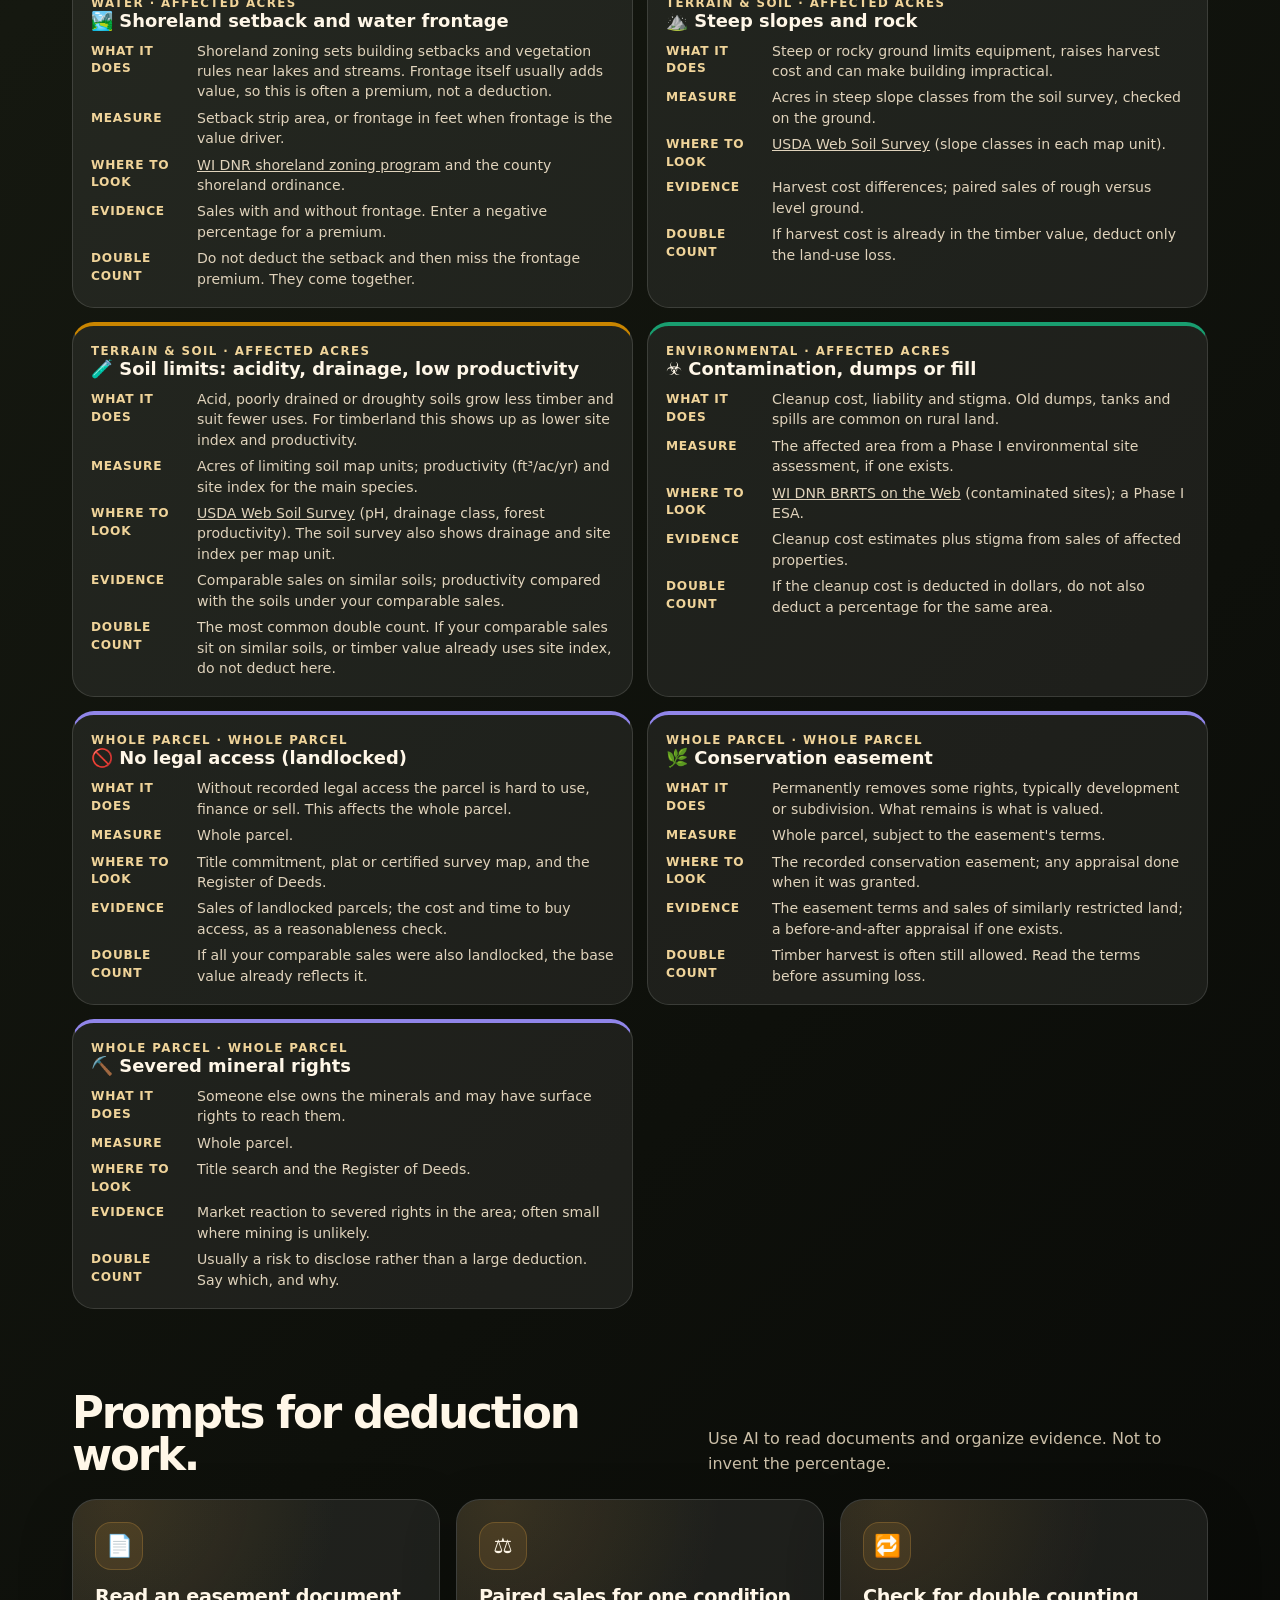
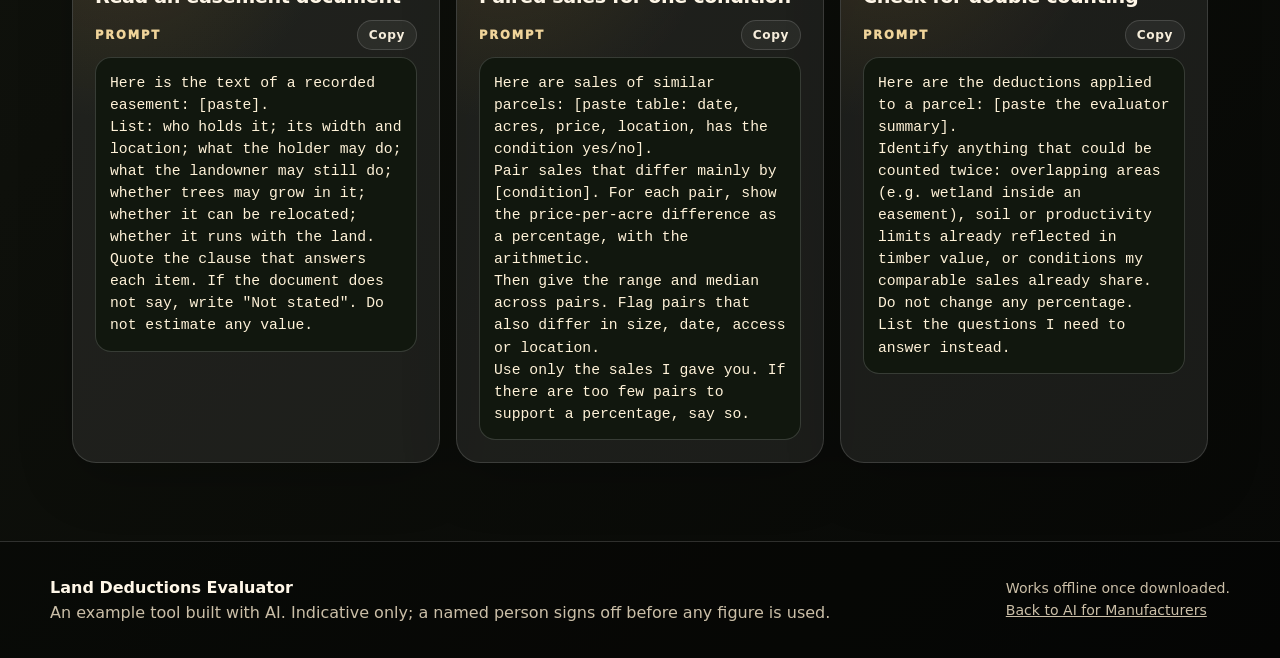
<file: tools/land-deductions.html>
<!DOCTYPE html>
<html lang="en">
<head>
<meta charset="utf-8"/>
<meta content="width=device-width, initial-scale=1" name="viewport"/>
<title>Land Deductions Evaluator</title>
<meta content="Evaluate land value deductions for easements, wetlands, floodplain, soils, slope, access and title issues. Map the affected acres, count each acre once, and support every percentage with market evidence. Works offline." name="description"/>
<style>

    :root{
      --bg:#0b0d08; --bg2:#13170f; --panel:rgba(255,255,255,.075); --panel2:rgba(255,255,255,.12);
      --line:rgba(255,255,255,.16); --text:#fff7e8; --muted:#cbbfa8; --gold:#d49a3d; --green:#789d58;
      --cream:#f0d49a; --red:#c4564b; --shadow:0 24px 80px rgba(0,0,0,.42); --max:1180px;
    }
    *{box-sizing:border-box} html{scroll-behavior:smooth} body{margin:0;font-family:Inter,ui-sans-serif,system-ui,-apple-system,BlinkMacSystemFont,"Segoe UI",Arial,sans-serif;color:var(--text);background:radial-gradient(circle at 18% 4%,rgba(212,154,61,.24),transparent 32%),radial-gradient(circle at 90% 10%,rgba(120,157,88,.22),transparent 34%),linear-gradient(135deg,#080a07,#151810 48%,#070806);min-height:100vh} a{color:inherit;text-decoration:none}
    .grain{position:fixed;inset:0;pointer-events:none;opacity:.14;background-image:linear-gradient(90deg,rgba(255,255,255,.04) 1px,transparent 1px),linear-gradient(rgba(255,255,255,.03) 1px,transparent 1px);background-size:44px 44px;mask-image:linear-gradient(to bottom,black,transparent 92%);z-index:-1}
    .top{position:sticky;top:0;z-index:20;background:rgba(8,10,7,.78);backdrop-filter:blur(16px);border-bottom:1px solid var(--line)} .nav{max-width:var(--max);margin:auto;padding:14px 22px;display:flex;align-items:center;justify-content:space-between;gap:16px}.brand{display:flex;align-items:center;gap:12px}.mark{width:44px;height:44px;border-radius:15px;display:grid;place-items:center;font-weight:950;color:#11160d;background:linear-gradient(135deg,#f4c778,#bd7932 48%,#7ea75f);box-shadow:0 14px 34px rgba(212,154,61,.22)}.brand strong{display:block;letter-spacing:-.03em}.brand span span{display:block;color:var(--muted);font-size:.82rem;margin-top:2px}.links{display:flex;gap:10px;flex-wrap:wrap;justify-content:flex-end}.links a,.tiny{border:1px solid rgba(255,255,255,.14);background:rgba(255,255,255,.055);padding:9px 12px;border-radius:999px;color:#f6eddb;font-size:.88rem}.links a:hover,.tiny:hover{background:rgba(255,255,255,.12)}
    .hero{max-width:var(--max);margin:auto;padding:72px 22px 36px;display:grid;grid-template-columns:1.03fr .97fr;gap:34px;align-items:center}.eyebrow{display:inline-flex;align-items:center;gap:10px;border:1px solid rgba(212,154,61,.35);background:rgba(212,154,61,.11);padding:8px 12px;border-radius:999px;color:#ffe7bd;font-weight:800;font-size:.9rem;margin-bottom:20px}.dot{width:9px;height:9px;border-radius:50%;background:#92d579;box-shadow:0 0 0 8px rgba(146,213,121,.12)}h1{font-size:clamp(2.55rem,6.1vw,5.7rem);line-height:.9;letter-spacing:-.075em;margin:0}h1 span{display:block;color:transparent;background:linear-gradient(90deg,#fff6df,#e7b45c 50%,#a6cf83);-webkit-background-clip:text;background-clip:text}.lead{font-size:clamp(1.04rem,1.55vw,1.25rem);line-height:1.62;color:#e0d3bc;max-width:760px;margin:24px 0 0}.actions{display:flex;gap:12px;flex-wrap:wrap;margin-top:28px}.btn{display:inline-flex;align-items:center;justify-content:center;gap:10px;padding:14px 17px;border-radius:15px;font-weight:900;border:1px solid rgba(255,255,255,.15);background:rgba(255,255,255,.075);box-shadow:0 14px 32px rgba(0,0,0,.24)}.btn.primary{background:linear-gradient(135deg,#e4a54b,#995f22);color:#161208;border:0}.btn.green{background:linear-gradient(135deg,#9aca75,#53773d);color:#071006;border:0}.btn:hover{transform:translateY(-1px);filter:brightness(1.06)}
    .heroCard{min-height:480px;border-radius:34px;overflow:hidden;position:relative;border:1px solid rgba(255,255,255,.17);box-shadow:var(--shadow);background:linear-gradient(160deg,rgba(255,255,255,.10),rgba(255,255,255,.035)),radial-gradient(circle at 35% 16%,rgba(212,154,61,.28),transparent 38%),radial-gradient(circle at 74% 34%,rgba(120,157,88,.22),transparent 40%),linear-gradient(135deg,#171d13,#090b08)}.heroCard:before{content:"";position:absolute;inset:0;background:repeating-linear-gradient(158deg,rgba(240,212,154,.14) 0 2px,transparent 2px 20px),linear-gradient(0deg,rgba(0,0,0,.6),transparent 55%)}.orb{position:absolute;right:-90px;top:-80px;width:400px;height:400px;border-radius:50%;background:repeating-radial-gradient(circle,rgba(240,212,154,.26) 0 2px,transparent 2px 31px);opacity:.55}.stack{position:absolute;left:28px;right:28px;bottom:28px;display:grid;gap:14px}.mini{padding:16px;border-radius:18px;border:1px solid rgba(255,255,255,.16);background:rgba(0,0,0,.36);backdrop-filter:blur(12px)}.mini .k{font-size:.75rem;letter-spacing:.16em;text-transform:uppercase;color:var(--cream);font-weight:950;margin-bottom:8px}.mini strong{display:block;margin-bottom:5px}.mini p{margin:0;color:var(--muted);line-height:1.45;font-size:.93rem}
    .stats{max-width:var(--max);margin:auto;padding:0 22px 38px;display:grid;grid-template-columns:repeat(4,1fr);gap:14px}.stat{border:1px solid rgba(255,255,255,.13);background:rgba(255,255,255,.065);border-radius:18px;padding:18px}.stat strong{display:block;font-size:1.55rem;letter-spacing:-.04em;color:#fff2d6}.stat span{display:block;color:var(--muted);font-size:.91rem;margin-top:4px}
    section{max-width:var(--max);margin:auto;padding:42px 22px}.sectionHead{display:flex;justify-content:space-between;align-items:end;gap:20px;margin-bottom:22px}h2{font-size:clamp(2rem,3.4vw,3.25rem);line-height:.96;letter-spacing:-.05em;margin:0}.sectionHead p{margin:0;color:var(--muted);line-height:1.55;max-width:500px}.cards{display:grid;grid-template-columns:repeat(3,1fr);gap:16px}.card{position:relative;overflow:hidden;border:1px solid rgba(255,255,255,.14);background:rgba(255,255,255,.075);border-radius:24px;padding:22px;box-shadow:0 18px 56px rgba(0,0,0,.18)}.card:after{content:"";position:absolute;inset:0;background:radial-gradient(circle at 12% 0%,rgba(212,154,61,.14),transparent 34%);pointer-events:none}.card>*{position:relative;z-index:1}.icon{width:48px;height:48px;border-radius:16px;display:grid;place-items:center;background:rgba(212,154,61,.13);border:1px solid rgba(212,154,61,.28);font-size:1.35rem;margin-bottom:15px}.card h3{margin:0 0 9px;font-size:1.2rem;letter-spacing:-.02em}.card p{margin:0 0 17px;color:var(--muted);line-height:1.55}.audio-player{display:block;width:100%;margin:2px 0 13px}.demo-actions{display:flex;gap:9px;flex-wrap:wrap}.res{display:inline-flex;align-items:center;gap:8px;padding:10px 12px;border-radius:12px;border:1px solid rgba(255,255,255,.14);background:rgba(255,255,255,.08);font-size:.9rem;font-weight:900}.res:hover{background:rgba(255,255,255,.14)}
    .split{display:grid;grid-template-columns:.86fr 1.14fr;gap:16px}.notice{padding:20px;border-radius:22px;background:rgba(212,154,61,.10);border:1px solid rgba(212,154,61,.25);line-height:1.55;color:#f6e6c8}.notice strong{color:#fff3d8}.toolList{display:grid;gap:12px}.tool{display:grid;grid-template-columns:52px 1fr auto;gap:14px;align-items:center;padding:15px;border-radius:18px;border:1px solid rgba(255,255,255,.12);background:rgba(255,255,255,.07)}.tool:hover{background:rgba(255,255,255,.115);transform:translateY(-1px)}.badge{width:52px;height:52px;border-radius:16px;display:grid;place-items:center;background:rgba(120,157,88,.17);border:1px solid rgba(120,157,88,.32);font-size:1.28rem}.tool h3{margin:0 0 4px}.tool p{margin:0;color:var(--muted);font-size:.91rem;line-height:1.45}.pill{display:inline-flex;align-items:center;padding:7px 9px;border-radius:999px;background:rgba(212,154,61,.12);border:1px solid rgba(212,154,61,.24);color:#fff0d3;font-weight:900;font-size:.78rem;white-space:nowrap}
    .flow{display:grid;grid-template-columns:repeat(5,1fr);gap:12px;counter-reset:step}.step{counter-increment:step;min-height:190px;border-radius:22px;padding:18px;border:1px solid rgba(255,255,255,.13);background:linear-gradient(180deg,rgba(255,255,255,.09),rgba(255,255,255,.045))}.step:before{content:"0" counter(step);display:inline-flex;padding:5px 9px;border-radius:999px;background:var(--cream);color:#17130b;font-weight:950;margin-bottom:14px}.step h3{font-size:1rem;margin:0 0 8px}.step p{font-size:.92rem;color:var(--muted);line-height:1.48;margin:0}.newsGrid{display:grid;grid-template-columns:repeat(2,1fr);gap:14px}.news{display:block;border:1px solid rgba(196,86,75,.28);background:linear-gradient(135deg,rgba(196,86,75,.14),rgba(255,255,255,.055));border-radius:22px;padding:20px;transition:transform .15s ease, background .15s ease, border-color .15s ease}.news:hover{transform:translateY(-2px);background:linear-gradient(135deg,rgba(196,86,75,.22),rgba(255,255,255,.075));border-color:rgba(255,208,201,.42)}.tag{font-size:.76rem;letter-spacing:.16em;text-transform:uppercase;color:#ffd0c9;font-weight:950;margin-bottom:12px}.news h3{margin:0 0 8px}.news p{margin:0 0 12px;color:var(--muted);line-height:1.5}.lesson{font-weight:900;color:#fff1d5}.source{margin-top:12px;display:inline-flex;padding:8px 10px;border-radius:999px;background:rgba(255,255,255,.08);border:1px solid rgba(255,255,255,.13);color:#ffe4bd;font-size:.82rem;font-weight:900}.govGrid{display:grid;grid-template-columns:repeat(4,1fr);gap:14px}.gov{border:1px solid rgba(255,255,255,.13);background:rgba(255,255,255,.07);border-radius:22px;padding:19px}.gov strong{display:block;margin-bottom:9px}.gov span{display:block;color:var(--muted);line-height:1.5;font-size:.91rem}.searchbox{width:min(420px,100%);padding:13px 15px;border-radius:14px;border:1px solid rgba(255,255,255,.16);background:rgba(255,255,255,.08);color:var(--text);font-size:1rem}.hide{display:none!important}.foot{margin-top:36px;padding:36px 22px;border-top:1px solid var(--line);background:rgba(0,0,0,.28)}.footInner{max-width:var(--max);margin:auto;display:grid;grid-template-columns:1fr auto;gap:22px;align-items:center}.small{font-size:.88rem;color:var(--muted);line-height:1.55}.foot p{margin:6px 0 0;color:var(--muted)}
    .gptGrid{display:grid;grid-template-columns:repeat(2,1fr);gap:16px}.gptCard{position:relative;overflow:hidden;border:1px solid rgba(120,157,88,.32);background:linear-gradient(135deg,rgba(120,157,88,.16),rgba(255,255,255,.065));border-radius:24px;padding:24px;box-shadow:0 20px 58px rgba(0,0,0,.22)}.gptCard h3{margin:0 0 10px;font-size:1.35rem}.gptCard p{margin:0 0 16px;color:var(--muted);line-height:1.55}.gptActions{display:flex;gap:10px;flex-wrap:wrap}.activity{border:1px solid rgba(212,154,61,.26);background:rgba(212,154,61,.10);border-radius:24px;padding:22px;margin-top:16px}.activity h3{margin:0 0 10px}.activity ol,.activity ul{color:var(--muted);line-height:1.55}.accessNote{display:block;border:1px solid rgba(255,255,255,.14);background:rgba(255,255,255,.065);border-radius:18px;padding:16px;margin-top:14px;color:#f3e4cb}.accessNote:hover{background:rgba(255,255,255,.11)}
    .navtoggle{display:none;border:1px solid var(--line);background:rgba(255,255,255,.06);color:#f6eddb;border-radius:12px;padding:9px 13px;font-family:inherit;font-size:.9rem;font-weight:800;cursor:pointer}
    @media(max-width:960px){.hero,.split{grid-template-columns:1fr}.stats,.cards,.flow,.govGrid,.newsGrid,.gptGrid{grid-template-columns:repeat(2,1fr)}.heroCard{min-height:390px}.sectionHead{align-items:start;flex-direction:column}}@media(max-width:650px){.navtoggle{display:block}.links{display:none;width:100%;flex-direction:column;align-items:stretch;margin-top:12px}.links.open{display:flex}.nav{flex-wrap:wrap}.nav{align-items:flex-start;flex-direction:column}.stats,.cards,.flow,.govGrid,.newsGrid,.gptGrid{grid-template-columns:1fr}.tool{grid-template-columns:46px 1fr}.tool .pill{grid-column:1/-1;justify-content:center}.footInner{grid-template-columns:1fr}}
  

    /* ---- prompts ---- */
    .prompt{white-space:pre-wrap;background:#11170e;border:1px solid rgba(255,255,255,.16);border-radius:16px;padding:14px;color:#fff2d8;font-family:ui-monospace,SFMono-Regular,Consolas,monospace;font-size:.92rem;line-height:1.5;margin:0}
    .pwrap{margin-top:12px}.phead{display:flex;align-items:center;justify-content:space-between;gap:12px;margin-bottom:7px}
    .plabel,.lbl{font-size:.72rem;letter-spacing:.16em;text-transform:uppercase;color:var(--cream);font-weight:950}
    .copy{border:1px solid rgba(255,255,255,.14);background:rgba(255,255,255,.06);color:#f6eddb;padding:7px 11px;border-radius:999px;font-size:.76rem;font-weight:900;letter-spacing:.05em;cursor:pointer;font-family:inherit}.copy:hover{background:rgba(255,255,255,.13)}.copy.ok{background:linear-gradient(135deg,#9aca75,#53773d);color:#071006;border-color:transparent}

    /* ---- tools ---- */
    .builder{display:grid;grid-template-columns:1.08fr .92fr;gap:16px;align-items:start}
    .panel{border:1px solid rgba(255,255,255,.14);background:rgba(255,255,255,.075);border-radius:24px;padding:22px;box-shadow:0 18px 56px rgba(0,0,0,.18)}
    .panel h3{margin:0 0 6px;font-size:1.2rem;letter-spacing:-.02em}.panel .hint{margin:0 0 16px;color:var(--muted);line-height:1.5;font-size:.93rem}
    .field{display:grid;gap:6px;margin-bottom:13px}
    .in,textarea.in,select.in{width:100%;padding:11px 13px;border-radius:12px;border:1px solid rgba(255,255,255,.16);background:rgba(0,0,0,.3);color:var(--text);font:inherit;font-size:.95rem}
    textarea.in{min-height:70px;resize:vertical;line-height:1.45}.in:focus{outline:2px solid rgba(212,154,61,.6);outline-offset:1px}
    .in::placeholder{color:rgba(203,191,168,.6)}
    .rowsHead{display:flex;justify-content:space-between;align-items:center;margin:18px 0 8px}
    .r3{display:grid;grid-template-columns:1.4fr 1fr 1fr 34px;gap:8px;margin-bottom:8px;align-items:start}
    .r4{display:grid;grid-template-columns:1.1fr 1fr 1fr auto 34px;gap:8px;margin-bottom:8px;align-items:center}
    .r2{display:grid;grid-template-columns:1fr 1fr;gap:8px}.r3b{display:grid;grid-template-columns:1.4fr 1fr 1fr;gap:8px}
    @media(min-width:961px){.builder>.panel:last-child{position:sticky;top:92px;max-height:calc(100vh - 110px);overflow:auto}}
    .x{width:34px;height:42px;border-radius:10px;border:1px solid rgba(255,255,255,.14);background:rgba(255,255,255,.05);color:var(--muted);cursor:pointer;font:inherit;font-size:1.05rem}.x:hover{background:rgba(196,86,75,.25);color:#fff}
    .chk{display:inline-flex;align-items:center;gap:7px;color:var(--muted);font-size:.82rem;font-weight:800;white-space:nowrap;cursor:pointer}.chk input{width:16px;height:16px;accent-color:#789d58}
    .mini-btn{border:1px solid rgba(255,255,255,.14);background:rgba(255,255,255,.07);color:#f6eddb;padding:9px 12px;border-radius:12px;font:inherit;font-size:.86rem;font-weight:900;cursor:pointer}.mini-btn:hover{background:rgba(255,255,255,.14)}
    .toolbar{display:flex;gap:8px;flex-wrap:wrap;margin-top:14px}
    .status{border-radius:16px;padding:14px 16px;line-height:1.5;font-size:.95rem;margin-bottom:12px;border:1px solid}
    .status strong{display:block;font-size:1.05rem;letter-spacing:-.01em;margin-bottom:3px}
    .status.ok{background:rgba(120,157,88,.18);border-color:rgba(154,202,117,.55);color:#e4f5d6}
    .status.no{background:rgba(196,86,75,.16);border-color:rgba(196,86,75,.5);color:#ffd9d3}
    .status.wait{background:rgba(212,154,61,.12);border-color:rgba(212,154,61,.4);color:#ffe7bd}
    .warns{margin:0 0 12px;padding-left:18px;color:#ffd9b0;line-height:1.5;font-size:.9rem}
    .item{border:1px solid rgba(255,255,255,.12);background:rgba(0,0,0,.18);border-radius:16px;padding:12px;margin-bottom:10px}
    .item.pass{border-color:rgba(154,202,117,.5)}.item.fail{border-color:rgba(196,86,75,.55)}
    .itemTop{display:grid;grid-template-columns:28px 1fr 34px;gap:8px;align-items:start}
    .num{width:28px;height:28px;border-radius:9px;display:grid;place-items:center;background:var(--cream);color:#17130b;font-weight:950;font-size:.85rem;margin-top:7px}
    .seg{display:inline-flex;border:1px solid rgba(255,255,255,.14);border-radius:12px;overflow:hidden;margin-top:9px}
    .seg button{border:0;background:rgba(255,255,255,.05);color:var(--muted);padding:8px 14px;font:inherit;font-size:.84rem;font-weight:900;cursor:pointer}
    .seg button+button{border-left:1px solid rgba(255,255,255,.14)}
    .seg button.on.p{background:linear-gradient(135deg,#9aca75,#53773d);color:#071006}.seg button.on.f{background:linear-gradient(135deg,#d77064,#8f3a31);color:#fff}
    .lint{margin:8px 0 0 36px;color:#ffd9b0;font-size:.84rem;line-height:1.45}
    .itemFoot{display:flex;gap:10px;align-items:center;flex-wrap:wrap;margin-left:36px}
    .reg{display:grid;gap:8px;margin-top:10px}
    .regRow{display:grid;grid-template-columns:1fr auto auto;gap:8px;align-items:center;padding:10px 12px;border-radius:14px;border:1px solid rgba(255,255,255,.12);background:rgba(0,0,0,.2)}
    .regRow b{display:block}.regRow span{color:var(--muted);font-size:.84rem}
    .dotS{display:inline-block;width:9px;height:9px;border-radius:50%;margin-right:7px;background:#c4564b}.dotS.ok{background:#92d579}
    .chain{display:grid;grid-template-columns:repeat(5,1fr);gap:10px;counter-reset:step}
    .loop{display:grid;grid-template-columns:repeat(4,1fr);gap:10px;margin-top:16px}
    .loop div{border:1px dashed rgba(196,86,75,.45);background:rgba(196,86,75,.08);border-radius:18px;padding:14px;font-size:.92rem;line-height:1.45;color:#f3dcd6}
    .loop div b{display:block;color:#fff;margin-bottom:4px}
    .pvRule{border-left:3px solid var(--gold);padding:4px 0 4px 14px;margin:12px 0 0;color:#f6e6c8;line-height:1.5}
    .anchorNote{font-size:.85rem;color:var(--muted);margin-top:10px;line-height:1.5}
    @media(max-width:960px){.builder,.chain,.loop{grid-template-columns:1fr}.r3,.r4{grid-template-columns:1fr 1fr}.r3 .x,.r4 .x{grid-column:auto}}
    @media(max-width:650px){.r2,.r3,.r3b,.r4{grid-template-columns:1fr}}
    @media print{
      .top,.grain,.toolbar,.copy,.x,.mini-btn,.actions,.navtoggle{display:none!important}
      body{background:#fff!important;color:#000}
      .panel,.card,.gov,.step,.item{break-inside:avoid;background:#fff!important;color:#000;border-color:#999!important;box-shadow:none}
      .in{border-color:#999;color:#000;background:#fff}
      body.print-one main>section:not(.printing),body.print-one .hero,body.print-one .stats,body.print-one .foot{display:none!important}
      body.print-one .printing .builder{grid-template-columns:1fr}
    }
    @media(prefers-reduced-motion:reduce){html{scroll-behavior:auto}*{transition:none!important}}

    /* ---- deductions evaluator ---- */
    :root{--g-water:#3987e5;--g-ease:#d95926;--g-env:#199e70;--g-terrain:#c98500;--g-clear:#4a4d42;--g-whole:#9085e9}
    .topo{position:absolute;inset:0;width:100%;height:100%;opacity:.55}
    .topo path{fill:none;stroke:rgba(240,212,154,.28);stroke-width:1.2}
    .topo path.hi{stroke:rgba(166,207,131,.45)}
    @media(prefers-reduced-motion:no-preference){.topo g{animation:drift 38s ease-in-out infinite alternate}@keyframes drift{from{transform:translate(0,0) rotate(0)}to{transform:translate(-14px,10px) rotate(1.4deg)}}}
    .stamp{position:absolute;left:28px;top:26px;font-size:.72rem;letter-spacing:.2em;text-transform:uppercase;color:var(--cream);font-weight:950;border:1px solid rgba(240,212,154,.45);padding:6px 10px;border-radius:8px;background:rgba(0,0,0,.35)}
    .ruleflow{display:grid;grid-template-columns:repeat(5,1fr);gap:10px;counter-reset:step}
    .ev{display:grid;grid-template-columns:1.05fr .95fr;gap:16px;align-items:start}
    @media(min-width:1101px){.evRight{position:sticky;top:88px;max-height:calc(100vh - 100px);overflow:auto}}
    .fpick{display:flex;flex-wrap:wrap;gap:7px;margin:4px 0 14px}
    .fchip{display:inline-flex;align-items:center;gap:6px;border:1px solid rgba(255,255,255,.14);background:rgba(255,255,255,.05);color:#f6eddb;border-radius:999px;padding:7px 11px;font:inherit;font-size:.82rem;font-weight:800;cursor:pointer}
    .fchip:hover{background:rgba(255,255,255,.12)}.fchip.on{background:rgba(212,154,61,.18);border-color:rgba(212,154,61,.6)}
    .fchip i{width:9px;height:9px;border-radius:3px;display:inline-block}
    .fcard{border:1px solid rgba(255,255,255,.13);background:rgba(0,0,0,.2);border-radius:18px;padding:14px;margin-bottom:12px;border-left:4px solid var(--c)}
    .fcard.bad{border-color:rgba(196,86,75,.55);border-left-color:var(--c)}
    .fhead{display:flex;justify-content:space-between;align-items:flex-start;gap:10px;margin-bottom:8px}
    .fhead b{font-size:1.02rem}.fhead small{display:block;color:var(--muted);font-size:.8rem;margin-top:2px}
    .fgrid{display:grid;grid-template-columns:1fr 1fr 1fr;gap:8px}
    .fgrid .field{margin-bottom:6px}
    .helper{display:grid;grid-template-columns:1fr 1fr auto;gap:8px;align-items:end;margin:2px 0 8px;padding:10px;border-radius:12px;background:rgba(255,255,255,.04);border:1px dashed rgba(255,255,255,.14)}
    .helper .lbl{font-size:.66rem}
    .tipline{font-size:.83rem;color:#ffd9b0;line-height:1.45;margin-top:4px}
    .okline{font-size:.83rem;color:#cfe8bf;line-height:1.45;margin-top:4px}
    .big{display:grid;grid-template-columns:1fr 1fr;gap:10px;margin-bottom:12px}
    .bigN{border:1px solid rgba(255,255,255,.13);background:rgba(0,0,0,.22);border-radius:16px;padding:14px}
    .bigN span{display:block;color:var(--muted);font-size:.78rem;letter-spacing:.06em;text-transform:uppercase;font-weight:900}
    .bigN strong{display:block;font-size:1.45rem;letter-spacing:-.03em;color:#fff2d6;margin-top:4px;font-variant-numeric:tabular-nums}
    .bigN em{display:block;font-style:normal;color:var(--muted);font-size:.82rem;margin-top:2px}
    .vizHead{display:flex;justify-content:space-between;align-items:baseline;gap:10px;margin:14px 0 8px}
    .vizHead h4{margin:0;font-size:.95rem}.vizHead span{color:var(--muted);font-size:.8rem}
    .waffle{display:grid;grid-template-columns:repeat(20,1fr);gap:2px;padding:10px;border-radius:14px;background:rgba(0,0,0,.25)}
    .cell{aspect-ratio:1;border-radius:3px;background:var(--g-clear);transition:background .35s ease,transform .15s ease}
    .cell:hover{transform:scale(1.25);outline:2px solid #fff2d6;z-index:2;position:relative}
    .legend{display:flex;flex-wrap:wrap;gap:6px 14px;margin-top:8px;font-size:.82rem;color:#e7dcc6}
    .legend span{display:inline-flex;align-items:center;gap:6px}.legend i{width:11px;height:11px;border-radius:3px;display:inline-block}
    .wf{display:grid;gap:6px;margin-top:4px}
    .wfRow{display:grid;grid-template-columns:150px 1fr 96px;gap:10px;align-items:center;font-size:.84rem;cursor:default}
    .wfRow .nm{color:#e7dcc6;white-space:nowrap;overflow:hidden;text-overflow:ellipsis}
    .wfRow .val{text-align:right;font-variant-numeric:tabular-nums;color:#fff2d6}
    .track{position:relative;height:18px;border-radius:4px;background:rgba(255,255,255,.04)}
    .bar{position:absolute;top:0;bottom:0;border-radius:4px;transition:left .45s ease,width .45s ease}
    .whisk{position:absolute;top:50%;height:2px;background:#fff2d6;transform:translateY(-50%)}
    .whisk:before,.whisk:after{content:"";position:absolute;top:-5px;width:2px;height:12px;background:#fff2d6}.whisk:before{left:0}.whisk:after{right:0}
    .wfRow.total .nm{font-weight:900;color:#fff2d6}
    .tip{position:fixed;z-index:60;pointer-events:none;background:#0d100b;border:1px solid rgba(255,255,255,.2);border-radius:10px;padding:8px 10px;font-size:.82rem;line-height:1.4;color:#fff2d6;box-shadow:0 12px 30px rgba(0,0,0,.45);max-width:260px;display:none}
    .tip b{display:block}
    .evid{display:inline-flex;align-items:center;gap:6px;padding:4px 8px;border-radius:999px;font-size:.74rem;font-weight:900;border:1px solid}
    .evid.ok{background:rgba(120,157,88,.18);border-color:rgba(154,202,117,.5);color:#e4f5d6}
    .evid.meh{background:rgba(212,154,61,.14);border-color:rgba(212,154,61,.45);color:#ffe7bd}
    .evid.no{background:rgba(196,86,75,.16);border-color:rgba(196,86,75,.5);color:#ffd9d3}
    .guide{display:grid;grid-template-columns:repeat(2,1fr);gap:14px}
    .gcard{border:1px solid rgba(255,255,255,.13);background:rgba(255,255,255,.065);border-radius:22px;padding:18px;border-top:4px solid var(--c)}
    .gcard h3{margin:0 0 4px;font-size:1.12rem}.gcard .kind{font-size:.74rem;letter-spacing:.12em;text-transform:uppercase;color:var(--cream);font-weight:900}
    .gcard dl{display:grid;grid-template-columns:96px 1fr;gap:6px 10px;margin:10px 0 0;font-size:.88rem;line-height:1.45}
    .gcard dt{color:var(--cream);font-weight:900;font-size:.76rem;letter-spacing:.06em;text-transform:uppercase;padding-top:2px}
    .gcard dd{margin:0;color:#e0d3bc}.gcard dd a{text-decoration:underline}
    .demoNote{font-size:.8rem;color:#ffd9b0;margin:-4px 0 12px}
    @media(max-width:1100px){.ev{grid-template-columns:1fr}.ruleflow{grid-template-columns:repeat(2,1fr)}}
    @media(max-width:760px){.guide{grid-template-columns:1fr}.fgrid{grid-template-columns:1fr 1fr}.wfRow{grid-template-columns:100px 1fr 78px}.waffle{grid-template-columns:repeat(10,1fr)}.big{grid-template-columns:1fr}}
    @media(max-width:650px){.ruleflow{grid-template-columns:1fr}.helper{grid-template-columns:1fr 1fr}}
    @media print{.fpick,.evActions,.tip{display:none!important}.ev{grid-template-columns:1fr}.fcard,.gcard,.bigN{break-inside:avoid;background:#fff!important;color:#000}}
</style>
</head>
<body>
<div class="grain"></div>
<div class="tip" id="tip" role="tooltip"></div>
<header class="top"><nav aria-label="Main navigation" class="nav"><a class="brand" href="#top"><span class="mark">AI</span><span><strong>Land Deductions Evaluator</strong><span>Example tool · Built with AI</span></span></a><button aria-controls="navlinks" aria-expanded="false" class="navtoggle">Menu</button><div class="links" id="navlinks"><a href="#rules5">The five rules</a><a href="#evaluator">Evaluator</a><a href="#guide">Field guide</a><a href="#ded-prompts">Prompts</a><a href="../index.html#built">Back to AI for Manufacturers</a></div></nav></header>
<main id="top">
<section class="hero">
<div>
<div class="eyebrow"><span class="dot"></span> Valuation · Works offline</div>
<h1>Every deduction <span>needs a map and a market.</span></h1>
<p class="lead">Easements, wetlands, floodplain, poor soils, steep ground, no access. Each can take value off a parcel, but only on the acres it touches, only once, and only by an amount the market supports. This tool walks you through it and shows where the value goes.</p>
<div class="actions"><a class="btn primary" href="#evaluator">Open the evaluator</a><button class="btn green" id="heroExample" type="button">Load the training example</button><a class="btn" href="#guide">Read the field guide</a></div>
</div>
<aside aria-label="Parcel illustration" class="heroCard"><svg aria-hidden="true" class="topo" id="topo" preserveAspectRatio="xMidYMid slice" viewBox="0 0 600 480"></svg><span class="stamp">Parcel · T31N R11E</span><div class="stack"><div class="mini"><div class="k">The rule of thumb</div><strong>Deduct the land, not the guess.</strong><p>A percentage with no paired sales behind it is an opinion. Label it, or go find the evidence.</p></div><div class="mini"><div class="k">Live result</div><strong id="heroLive">Load the example to see value move.</strong><p id="heroLiveSub">Indicative only. Not an appraisal.</p></div></div></aside>
</section>

<section id="rules5"><div class="sectionHead"><h2>The five rules.</h2><p>How appraisers and careful buyers keep deductions honest. The evaluator enforces all five.</p></div>
<div class="ruleflow">
<div class="step"><h3>Start unencumbered</h3><p>Begin from the value of similar land without the problem, taken from comparable sales. Write down where that number came from.</p></div>
<div class="step"><h3>Map the acres</h3><p>Measure the affected area from a map, survey or recorded document. A strip easement is width × length ÷ 43,560.</p></div>
<div class="step"><h3>Deduct where it hits</h3><p>Apply the discount to the affected acres only, unless the condition truly affects the whole parcel (no access, conservation easement).</p></div>
<div class="step"><h3>Count every acre once</h3><p>A wetland inside a powerline corridor is one deduction, under the more severe of the two. Soils already priced through timber value are not deducted again.</p></div>
<div class="step"><h3>Prove the percentage</h3><p>Support each percentage with paired sales or a documented market study. Otherwise label it as judgment and get sign-off.</p></div>
</div>
</section>

<section id="evaluator"><div class="sectionHead"><h2>The evaluator.</h2><p>Enter the parcel, add the conditions that apply, and give each one its acres, a low–high impact range and its evidence. Everything is calculated in this page; nothing is sent anywhere.</p></div>
<div class="ev">
<div class="panel">
<h3>1 · The parcel</h3><p class="hint">Use the unencumbered value of comparable land, not the asking price or assessed value.</p>
<p class="demoNote" id="demoNote" hidden>Training example: the numbers are illustrative, not market data.</p>
<div class="r2"><div class="field"><span class="lbl">Parcel name or ID</span><input class="in" id="pName" placeholder="e.g. 026-0582, Town of Rolling"/></div><div class="field"><span class="lbl">Total acres</span><input class="in" id="pAcres" inputmode="decimal" min="0" placeholder="e.g. 80" step="any" type="number"/></div></div>
<div class="r2"><div class="field"><span class="lbl">Unencumbered value ($ per acre)</span><input class="in" id="pRate" inputmode="decimal" min="0" placeholder="From comparable sales" step="any" type="number"/></div><div class="field"><span class="lbl">Where that value came from</span><input class="in" id="pSource" placeholder="e.g. median of 12 comparable sales within 30 mi"/></div></div>
<div class="tipline" id="pWarn"></div>
<h3 style="margin-top:14px">2 · The conditions</h3><p class="hint">Tap a condition to add it. Assign each acre to one condition only.</p>
<div class="fpick" id="fpick"></div>
<div id="fcards"></div>
<div class="toolbar evActions"><button class="mini-btn" id="exBtn" type="button">Load training example</button><button class="mini-btn" id="saveBtn" type="button">Download file</button><label class="mini-btn" style="display:inline-flex;align-items:center">Open file<input accept=".json,application/json" hidden id="openBtn" type="file"/></label><button class="mini-btn" id="clearBtn" type="button">Clear</button></div>
</div>
<div class="panel evRight" id="results">
<h3>3 · The result</h3><p class="hint">Indicative adjusted value. Not an appraisal: a person signs off before any figure reaches a landowner or an offer.</p>
<div id="status"></div>
<div class="big"><div class="bigN"><span>Unencumbered</span><strong id="nGross">—</strong><em id="nGrossSub">acres × $ per acre</em></div><div class="bigN"><span>Indicative adjusted</span><strong id="nAdj">—</strong><em id="nAdjSub">low – high</em></div><div class="bigN"><span>Total deduction</span><strong id="nDed">—</strong><em id="nDedSub">—</em></div><div class="bigN"><span>Evidence</span><strong id="nEv">—</strong><em id="nEvSub">adjustments supported by market evidence</em></div></div>
<ul class="warns" id="warns"></ul>
<div class="vizHead"><h4>Where the acres are</h4><span id="waffleNote">each square ≈ 1% of the parcel</span></div>
<div aria-label="Acre map: share of the parcel under each condition" class="waffle" id="waffle" role="img"></div>
<div class="legend" id="legend"></div>
<div class="vizHead"><h4>Where the value goes</h4><span>midpoint shown · whisker = low–high</span></div>
<div class="wf" id="wf"></div>
<div class="pwrap"><div class="phead"><span class="plabel">Summary for the file or ChatGPT</span><button class="copy" data-copy="sumOut" type="button">Copy</button></div><pre class="prompt" id="sumOut" style="max-height:240px;overflow:auto"></pre></div>
<div class="toolbar evActions"><button class="mini-btn" id="printBtn" type="button">Print</button></div>
</div>
</div>
</section>

<section id="guide"><div class="sectionHead"><h2>Field guide.</h2><p>What each condition does to value, how to measure it, where to look in Wisconsin, and how it gets counted twice by mistake.</p></div>
<div class="guide" id="guideList"></div>
</section>

<section id="ded-prompts"><div class="sectionHead"><h2>Prompts for deduction work.</h2><p>Use AI to read documents and organize evidence. Not to invent the percentage.</p></div>
<div class="cards" style="grid-template-columns:repeat(3,1fr)">
<article class="card"><div class="icon">📄</div><h3>Read an easement document</h3><div class="pwrap"><div class="phead"><span class="plabel">Prompt</span><button class="copy" type="button">Copy</button></div><pre class="prompt">Here is the text of a recorded easement: [paste].
List: who holds it; its width and location; what the holder may do; what the landowner may still do; whether trees may grow in it; whether it can be relocated; whether it runs with the land.
Quote the clause that answers each item. If the document does not say, write "Not stated". Do not estimate any value.</pre></div></article>
<article class="card"><div class="icon">⚖️</div><h3>Paired sales for one condition</h3><div class="pwrap"><div class="phead"><span class="plabel">Prompt</span><button class="copy" type="button">Copy</button></div><pre class="prompt">Here are sales of similar parcels: [paste table: date, acres, price, location, has the condition yes/no].
Pair sales that differ mainly by [condition]. For each pair, show the price-per-acre difference as a percentage, with the arithmetic.
Then give the range and median across pairs. Flag pairs that also differ in size, date, access or location.
Use only the sales I gave you. If there are too few pairs to support a percentage, say so.</pre></div></article>
<article class="card"><div class="icon">🔁</div><h3>Check for double counting</h3><div class="pwrap"><div class="phead"><span class="plabel">Prompt</span><button class="copy" type="button">Copy</button></div><pre class="prompt">Here are the deductions applied to a parcel: [paste the evaluator summary].
Identify anything that could be counted twice: overlapping areas (e.g. wetland inside an easement), soil or productivity limits already reflected in timber value, or conditions my comparable sales already share.
Do not change any percentage. List the questions I need to answer instead.</pre></div></article>
</div>
</section>
</main>
<footer class="foot"><div class="footInner"><div><strong>Land Deductions Evaluator</strong><p>An example tool built with AI. Indicative only; a named person signs off before any figure is used.</p></div><div class="small">Works offline once downloaded.<br/><a href="../index.html#built" style="text-decoration:underline">Back to AI for Manufacturers</a></div></div></footer>
<script>
(function(){
"use strict";
var $=function(s,r){return (r||document).querySelector(s)}, $$=function(s,r){return [].slice.call((r||document).querySelectorAll(s))};
var str=function(v){return v==null?"":String(v).trim()};
var num=function(v){var n=parseFloat(v);return Number.isFinite(n)?n:null};
function el(tag,attrs,kids){var e=document.createElement(tag);if(attrs)Object.keys(attrs).forEach(function(k){if(k==="text")e.textContent=attrs[k];else if(k==="cls")e.className=attrs[k];else if(k==="html")e.innerHTML=attrs[k];else e.setAttribute(k,attrs[k])});(kids||[]).forEach(function(c){if(c!=null&&c!==false)e.appendChild(typeof c==="string"?document.createTextNode(c):c)});return e}
var usd=function(v){return (v<0?"−$":"$")+Math.round(Math.abs(v)).toLocaleString("en-US")};
var usdK=function(v){var a=Math.abs(v);return (v<0?"−$":"$")+(a>=1e6?(a/1e6).toFixed(2)+"M":a>=1e4?Math.round(a/1e3)+"k":Math.round(a).toLocaleString("en-US"))};
var ac=function(v){return (Math.round(v*100)/100).toLocaleString("en-US")+" ac"};
var store={get:function(k,d){try{var v=localStorage.getItem(k);return v?JSON.parse(v):d}catch(e){return d}},set:function(k,v){try{localStorage.setItem(k,JSON.stringify(v))}catch(e){}}};

var t=$(".navtoggle"),l=$("#navlinks");
if(t&&l)t.addEventListener("click",function(){var o=l.classList.toggle("open");t.setAttribute("aria-expanded",o?"true":"false")});

/* ---------- groups and factor library ---------- */
var GROUPS={water:{n:"Water",c:"var(--g-water)",hex:"#3987e5"},ease:{n:"Easements & access",c:"var(--g-ease)",hex:"#d95926"},env:{n:"Environmental",c:"var(--g-env)",hex:"#199e70"},terrain:{n:"Terrain & soil",c:"var(--g-terrain)",hex:"#c98500"},whole:{n:"Whole parcel",c:"var(--g-whole)",hex:"#9085e9"}};
var A=function(href,text){return '<a href="'+href+'" target="_blank" rel="noopener noreferrer">'+text+'</a>'};
var F=[
 {k:"utility",icon:"⚡",n:"Utility, pipeline or powerline easement",g:"ease",scope:"area",helper:"strip",
  what:"The holder can build, clear and maintain a corridor. Powerline and pipeline corridors are usually kept clear of trees, so timber in the strip is lost and cannot regrow. Building in the strip is normally barred.",
  measure:"Width × length from the recorded easement or a survey. Acres = width (ft) × length (ft) ÷ 43,560.",
  where:"The recorded easement at the county Register of Deeds; the title commitment lists recorded easements.",
  evidence:"Paired sales of similar parcels with and without a corridor. The impact depends on the rights granted: surface use, tree clearing, access, future lines.",
  watch:"If timber value is figured separately and already excludes the cleared strip, do not deduct the strip's timber again."},
 {k:"access_ease",icon:"🛣️",n:"Access easement crossing the parcel",g:"ease",scope:"area",helper:"strip",
  what:"Someone else has the right to cross. The road strip loses use, and traffic can affect privacy and hunting value nearby.",
  measure:"Road width × length ÷ 43,560, from the easement or survey.",
  where:"Register of Deeds; title commitment; plat or certified survey map.",
  evidence:"Paired sales; the easement terms (exclusive or shared, maintenance, gates).",
  watch:"An easement that benefits this parcel (its own access) adds value. That is not a deduction."},
 {k:"wetland",icon:"💧",n:"Wetlands",g:"water",scope:"area",
  what:"Filling and building are regulated. Logging is often limited to frozen or dry conditions, which raises cost and limits timing. Forested wetlands can still carry timber value.",
  measure:"Mapped wetland acres within the parcel boundary. Mapped wetlands are indicators; a field delineation is definitive.",
  where:A("https://dnr.wisconsin.gov/topic/SurfaceWater/SWDV","WI DNR Surface Water Data Viewer")+" (Wisconsin Wetland Inventory layer); "+A("https://dnr.wisconsin.gov/topic/Wetlands/mapping.html","DNR wetland mapping")+".",
  evidence:"Sales of parcels with a similar wetland share; harvest cost differences from logging records.",
  watch:"Deduct the land use you lose, not automatically the timber. If timber value is figured separately, keep forested wetland timber in it at its real harvest cost."},
 {k:"flood",icon:"🌊",n:"Floodplain",g:"water",scope:"area",
  what:"Building is restricted or prohibited by floodplain zoning; flooding can limit access and harvest timing.",
  measure:"Acres inside the mapped flood zone within the boundary.",
  where:A("https://msc.fema.gov/portal/home","FEMA Flood Map Service Center")+" and county floodplain zoning maps.",
  evidence:"Paired sales; whether the buyer's intended use (timber, hunting) is affected at all.",
  watch:"Floodplain and wetland often overlap. Count shared acres once."},
 {k:"shore",icon:"🏞️",n:"Shoreland setback and water frontage",g:"water",scope:"area",
  what:"Shoreland zoning sets building setbacks and vegetation rules near lakes and streams. Frontage itself usually adds value, so this is often a premium, not a deduction.",
  measure:"Setback strip area, or frontage in feet when frontage is the value driver.",
  where:A("https://dnr.wisconsin.gov/topic/ShorelandZoning/Programs/program-management.html","WI DNR shoreland zoning program")+" and the county shoreland ordinance.",
  evidence:"Sales with and without frontage. Enter a negative percentage for a premium.",
  watch:"Do not deduct the setback and then miss the frontage premium. They come together."},
 {k:"slope",icon:"⛰️",n:"Steep slopes and rock",g:"terrain",scope:"area",
  what:"Steep or rocky ground limits equipment, raises harvest cost and can make building impractical.",
  measure:"Acres in steep slope classes from the soil survey, checked on the ground.",
  where:A("https://websoilsurvey.nrcs.usda.gov/","USDA Web Soil Survey")+" (slope classes in each map unit).",
  evidence:"Harvest cost differences; paired sales of rough versus level ground.",
  watch:"If harvest cost is already in the timber value, deduct only the land-use loss."},
 {k:"soil",icon:"🧪",n:"Soil limits: acidity, drainage, low productivity",g:"terrain",scope:"area",helper:"productivity",
  what:"Acid, poorly drained or droughty soils grow less timber and suit fewer uses. For timberland this shows up as lower site index and productivity.",
  measure:"Acres of limiting soil map units; productivity (ft³/ac/yr) and site index for the main species.",
  where:A("https://websoilsurvey.nrcs.usda.gov/","USDA Web Soil Survey")+" (pH, drainage class, forest productivity). The soil survey also shows drainage and site index per map unit.",
  evidence:"Comparable sales on similar soils; productivity compared with the soils under your comparable sales.",
  watch:"The most common double count. If your comparable sales sit on similar soils, or timber value already uses site index, do not deduct here."},
 {k:"contam",icon:"☣️",n:"Contamination, dumps or fill",g:"env",scope:"area",
  what:"Cleanup cost, liability and stigma. Old dumps, tanks and spills are common on rural land.",
  measure:"The affected area from a Phase I environmental site assessment, if one exists.",
  where:A("https://dnr.wisconsin.gov/topic/Brownfields/botw.html","WI DNR BRRTS on the Web")+" (contaminated sites); a Phase I ESA.",
  evidence:"Cleanup cost estimates plus stigma from sales of affected properties.",
  watch:"If the cleanup cost is deducted in dollars, do not also deduct a percentage for the same area."},
 {k:"landlocked",icon:"🚫",n:"No legal access (landlocked)",g:"whole",scope:"whole",
  what:"Without recorded legal access the parcel is hard to use, finance or sell. This affects the whole parcel.",
  measure:"Whole parcel.",
  where:"Title commitment, plat or certified survey map, and the Register of Deeds.",
  evidence:"Sales of landlocked parcels; the cost and time to buy access, as a reasonableness check.",
  watch:"If all your comparable sales were also landlocked, the base value already reflects it."},
 {k:"conservation",icon:"🌿",n:"Conservation easement",g:"whole",scope:"whole",
  what:"Permanently removes some rights, typically development or subdivision. What remains is what is valued.",
  measure:"Whole parcel, subject to the easement's terms.",
  where:"The recorded conservation easement; any appraisal done when it was granted.",
  evidence:"The easement terms and sales of similarly restricted land; a before-and-after appraisal if one exists.",
  watch:"Timber harvest is often still allowed. Read the terms before assuming loss."},
 {k:"minerals",icon:"⛏️",n:"Severed mineral rights",g:"whole",scope:"whole",
  what:"Someone else owns the minerals and may have surface rights to reach them.",
  measure:"Whole parcel.",
  where:"Title search and the Register of Deeds.",
  evidence:"Market reaction to severed rights in the area; often small where mining is unlikely.",
  watch:"Usually a risk to disclose rather than a large deduction. Say which, and why."}
];
var FBY={};F.forEach(function(f){FBY[f.k]=f});
var EVID=[["paired","Paired sales or market study"],["judgment","Appraiser or assessor judgment"],["none","No evidence yet"]];

/* ---------- state ---------- */
var BLANK={name:"",acres:"",rate:"",source:"",factors:[]};
var S=store.get("land_deductions",null);if(!S||!Array.isArray(S.factors))S=JSON.parse(JSON.stringify(BLANK));
var EXAMPLE={demo:true,name:"Training example: 80 wooded acres, central Wisconsin",acres:"80",rate:"3800",source:"Illustrative for training (in practice: median of recent comparable sales)",
 factors:[{k:"utility",acres:"9.09",lo:"40",hi:"60",ev:"paired",note:"150 ft powerline corridor × 2,640 ft",w:"150",len:"2640"},
          {k:"wetland",acres:"12",lo:"50",hi:"75",ev:"judgment",note:"Wetland Inventory; no field delineation yet"},
          {k:"soil",acres:"6",lo:"10",hi:"20",ev:"none",note:"Poorly drained map unit",subj:"43",typ:"57"},
          {k:"minerals",acres:"",lo:"0",hi:"2",ev:"judgment",note:"Severed in 1950s deed; no mining activity in area"}]};
function save(){store.set("land_deductions",S)}

/* ---------- calculation (pure) ---------- */
function calc(s){
  var acres=num(s.acres)||0,rate=num(s.rate)||0,gross=acres*rate,warns=[],rows=[];
  var areaAcres=0,area=s.factors.filter(function(f){return FBY[f.k]&&FBY[f.k].scope==="area"}),whole=s.factors.filter(function(f){return FBY[f.k]&&FBY[f.k].scope==="whole"});
  var dLo=0,dHi=0,dMid=0;
  area.forEach(function(f){
    var a=Math.max(0,num(f.acres)||0),lo=num(f.lo),hi=num(f.hi);if(lo==null)lo=0;if(hi==null)hi=lo;if(lo>hi){var x=lo;lo=hi;hi=x}
    areaAcres+=a;var base=a*rate;
    var r={f:f,def:FBY[f.k],acres:a,lo:lo,hi:hi,minus:{lo:base*lo/100,hi:base*hi/100,mid:base*(lo+hi)/200}};
    dLo+=r.minus.lo;dHi+=r.minus.hi;dMid+=r.minus.mid;rows.push(r);
  });
  var vHigh=gross-dLo,vLow=gross-dHi,vMid=gross-dMid;
  whole.forEach(function(f){
    var lo=num(f.lo),hi=num(f.hi);if(lo==null)lo=0;if(hi==null)hi=lo;if(lo>hi){var x=lo;lo=hi;hi=x}
    var r={f:f,def:FBY[f.k],acres:acres,lo:lo,hi:hi,minus:{lo:vHigh*lo/100,hi:vLow*hi/100,mid:vMid*(lo+hi)/200}};
    vHigh-=r.minus.lo;vLow-=r.minus.hi;vMid-=r.minus.mid;rows.push(r);
  });
  var adjusted=rows.filter(function(r){return r.lo!==0||r.hi!==0});
  var supported=adjusted.filter(function(r){return r.f.ev==="paired"}).length,unsupported=adjusted.filter(function(r){return r.f.ev==="none"});
  if(!acres||!rate)warns.push({lvl:"wait",m:"Enter total acres and the unencumbered $ per acre to see value."});
  if(rate&&!str(s.source))warns.push({lvl:"no",m:"The unencumbered $ per acre has no source. Every deduction rests on it."});
  if(acres&&areaAcres>acres+1e-9)warns.push({lvl:"no",m:"Affected acres ("+ac(areaAcres)+") exceed the parcel ("+ac(acres)+"). Some acres are counted under two conditions. Assign each acre to one."});
  rows.forEach(function(r){
    if(r.def.scope==="area"&&(r.lo||r.hi)&&!r.acres)warns.push({lvl:"no",m:r.def.n+": a percentage with no acres does nothing. Map the affected area."});
    if(r.hi>100)warns.push({lvl:"no",m:r.def.n+": an impact above 100% takes away more than the land is worth."});
    if((r.lo||r.hi)&&r.f.ev==="none")warns.push({lvl:"no",m:r.def.n+": no evidence for "+r.lo+"–"+r.hi+"%. Find paired sales, or record it as judgment for sign-off."});
    if(r.f.k==="soil"&&(r.lo||r.hi))warns.push({lvl:"wait",m:"Soil limits: confirm your comparable sales were on better soils and that timber value does not already use site index. Otherwise this is a double count."});
    if(r.f.k==="shore"&&r.lo>0)warns.push({lvl:"wait",m:"Shoreland: frontage usually adds value. Check whether this should be a premium (negative %)."});
  });
  var wet=s.factors.some(function(f){return f.k==="wetland"}),fl=s.factors.some(function(f){return f.k==="flood"});
  if(wet&&fl)warns.push({lvl:"wait",m:"Wetland and floodplain often overlap. Make sure shared acres are entered under only one."});
  var errors=warns.filter(function(w){return w.lvl==="no"}).length;
  return {acres:acres,rate:rate,gross:gross,rows:rows,areaAcres:areaAcres,clear:Math.max(0,acres-areaAcres),
    low:vLow,high:vHigh,mid:vMid,dedLo:gross-vHigh,dedHi:gross-vLow,adjusted:adjusted.length,supported:supported,judgment:adjusted.filter(function(r){return r.f.ev==="judgment"}).length,unsupported:unsupported.length,warns:warns,errors:errors};
}

/* ---------- factor cards ---------- */
function renderPicker(){
  var box=$("#fpick");box.replaceChildren();
  F.forEach(function(f){
    var on=S.factors.some(function(x){return x.k===f.k});
    var b=el("button",{type:"button",cls:"fchip"+(on?" on":""),"aria-pressed":on?"true":"false"},[el("i",{style:"background:"+GROUPS[f.g].c}),f.icon+" "+f.n.split(/[,:(]/)[0]]);
    b.addEventListener("click",function(){
      if(on)S.factors=S.factors.filter(function(x){return x.k!==f.k});
      else S.factors.push({k:f.k,acres:"",lo:"",hi:"",ev:"none",note:""});
      S.demo=false;save();renderCards();update();
      if(!on){var c=$("#fc-"+f.k);if(c){c.scrollIntoView({behavior:"smooth",block:"center"});var i=$("input",c);if(i)i.focus()}}
    });
    box.appendChild(b);
  });
}
function inp(f,key,ph,type){var i=el("input",{cls:"in",placeholder:ph||"",type:type||"text"});if(type==="number"){i.setAttribute("inputmode","decimal");i.setAttribute("step","any")}i.value=f[key]==null?"":f[key];i.addEventListener("input",function(){f[key]=i.value;S.demo=false;save();update()});return i}
function fld(label,input){return el("div",{cls:"field"},[el("span",{cls:"lbl",text:label}),input])}
function renderCards(){
  var box=$("#fcards");box.replaceChildren();
  if(!S.factors.length){box.appendChild(el("div",{cls:"empty",style:"color:var(--muted);line-height:1.55;padding:16px;border:1px dashed rgba(255,255,255,.18);border-radius:16px",text:"No conditions added. Tap one above, or load the training example."}));renderPicker();return}
  S.factors.forEach(function(f,idx){
    var d=FBY[f.k];if(!d)return;
    var rm=el("button",{cls:"x",type:"button","aria-label":"Remove "+d.n,text:"×"});rm.addEventListener("click",function(){S.factors.splice(idx,1);save();renderCards();update()});
    var card=el("div",{cls:"fcard",id:"fc-"+f.k,style:"--c:"+GROUPS[d.g].c},[
      el("div",{cls:"fhead"},[el("div",null,[el("b",{text:d.icon+" "+d.n}),el("small",{text:GROUPS[d.g].n+" · "+(d.scope==="whole"?"applies to the whole parcel":"applies to the affected acres")})]),rm])
    ]);
    if(d.helper==="strip"){
      var w=el("input",{cls:"in",type:"number",placeholder:"Width ft"}),ln=el("input",{cls:"in",type:"number",placeholder:"Length ft"});w.value=f.w||"";ln.value=f.len||"";
      var go=el("button",{cls:"mini-btn",type:"button",text:"= acres"});
      go.addEventListener("click",function(){var a=(num(w.value)||0)*(num(ln.value)||0)/43560;if(!a)return;f.w=w.value;f.len=ln.value;f.acres=String(Math.round(a*100)/100);save();renderCards();update()});
      card.appendChild(el("div",{cls:"helper"},[fld("Strip width (ft)",w),fld("Length (ft)",ln),go]));
    }
    var g=el("div",{cls:"fgrid"});
    if(d.scope==="area")g.appendChild(fld("Affected acres",inp(f,"acres","e.g. 12","number")));
    g.appendChild(fld("Impact low %",inp(f,"lo","e.g. 40","number")));
    g.appendChild(fld("Impact high %",inp(f,"hi","e.g. 60","number")));
    var ev=el("select",{cls:"in"});EVID.forEach(function(e){var o=el("option",{text:e[1]});o.value=e[0];if(f.ev===e[0])o.selected=true;ev.appendChild(o)});
    ev.addEventListener("change",function(){f.ev=ev.value;S.demo=false;save();renderCards();update()});
    card.appendChild(g);
    card.appendChild(el("div",{cls:"r2"},[fld("Evidence",ev),fld("Note or source",inp(f,"note","Document, map, sales used"))]));
    if(d.helper==="productivity"){
      var sj=inp(f,"subj","Subject ft³/ac/yr","number"),ty=inp(f,"typ","Comps' soils ft³/ac/yr","number"),out=el("div",{cls:"okline"});
      var show=function(){var a=num(f.subj),b=num(f.typ);out.textContent=a&&b?"Productivity is "+Math.round(100*a/b)+"% of the soils under your comparable sales. This is evidence to weigh, not an automatic deduction.":"Optional: compare productivity with the soils under your comparable sales (the soil survey reports ft³/ac/yr)."};
      [sj,ty].forEach(function(i){i.addEventListener("input",show)});show();
      card.appendChild(el("div",{cls:"r2"},[fld("Subject productivity",sj),fld("Comparable soils",ty)]));card.appendChild(out);
    }
    var tip=el("div",{cls:"tipline",text:"Watch: "+d.watch});card.appendChild(tip);
    box.appendChild(card);
  });
  renderPicker();
}

/* ---------- results ---------- */
var tipEl=$("#tip");
function hoverTip(node,html){
  node.addEventListener("mousemove",function(e){tipEl.innerHTML=html();tipEl.style.display="block";var x=e.clientX+14,y=e.clientY+14;if(x+270>innerWidth)x=e.clientX-274;if(y+120>innerHeight)y=e.clientY-120;tipEl.style.left=x+"px";tipEl.style.top=y+"px"});
  node.addEventListener("mouseleave",function(){tipEl.style.display="none"});
}
function esc(s){return String(s).replace(/[&<>"']/g,function(c){return {"&":"&amp;","<":"&lt;",">":"&gt;",'"':"&quot;","'":"&#39;"}[c]})}
function update(){
  S.name=$("#pName").value;S.acres=$("#pAcres").value;S.rate=$("#pRate").value;S.source=$("#pSource").value;save();
  $("#demoNote").hidden=!S.demo;
  var R=calc(S);
  $("#pWarn").textContent=R.rate&&!str(S.source)?"Add where the $ per acre came from. Every deduction rests on it.":"";
  $("#nGross").textContent=R.gross?usd(R.gross):"—";$("#nGrossSub").textContent=R.gross?ac(R.acres)+" × "+usd(R.rate)+"/ac":"acres × $ per acre";
  $("#nAdj").textContent=R.gross?usdK(R.low)+" – "+usdK(R.high):"—";$("#nAdjSub").textContent=R.gross?usd(R.low/R.acres)+" – "+usd(R.high/R.acres)+" per acre":"low – high";
  $("#nDed").textContent=R.gross?usdK(R.dedLo)+" – "+usdK(R.dedHi):"—";$("#nDedSub").textContent=R.gross?Math.round(100*R.dedLo/R.gross)+"–"+Math.round(100*R.dedHi/R.gross)+"% of unencumbered value":"—";
  $("#nEv").textContent=R.adjusted?R.supported+" of "+R.adjusted:"—";$("#nEvSub").textContent=R.adjusted?(R.judgment?R.judgment+" by judgment · ":"")+(R.unsupported?R.unsupported+" with no evidence":"none unsupported"):"adjustments supported by market evidence";
  var st=$("#status"),kind,title,body;
  if(!R.gross){kind="wait";title="Enter the parcel to start.";body="Total acres and the unencumbered value per acre."}
  else if(R.errors){kind="no";title="Not ready for sign-off.";body=R.errors+" issue"+(R.errors>1?"s":"")+" to resolve below."}
  else if(R.judgment){kind="wait";title="Ready for sign-off review.";body="Judgment-based adjustments need the sign-off owner's explicit approval."}
  else {kind="ok";title="Ready for sign-off review.";body="Every adjustment has market evidence and every acre is counted once."}
  st.replaceChildren(el("div",{cls:"status "+kind},[el("strong",{text:title}),el("span",{text:" "+body})]));
  var w=$("#warns");w.replaceChildren();R.warns.filter(function(x){return x.lvl!=="wait"||R.gross}).forEach(function(x){w.appendChild(el("li",{text:x.m,style:x.lvl==="wait"?"color:#ffe7bd":""}))});
  // hero live
  $("#heroLive").textContent=R.gross?usdK(R.low)+" – "+usdK(R.high)+" after deductions":"Load the example to see value move.";
  $("#heroLiveSub").textContent=R.gross?"From "+usdK(R.gross)+" unencumbered · "+R.supported+" of "+R.adjusted+" adjustments market-supported":"Indicative only. Not an appraisal.";
  renderWaffle(R);renderWaterfall(R);
  $("#sumOut").textContent=summary(R);
}
function renderWaffle(R){
  var box=$("#waffle"),cells=100;box.replaceChildren();
  var groups={},order=["water","ease","env","terrain"];
  R.rows.forEach(function(r){if(r.def.scope==="area"){groups[r.def.g]=(groups[r.def.g]||0)+r.acres}});
  var total=Math.max(R.acres,R.areaAcres)||1,shares=[];
  order.forEach(function(g){if(groups[g])shares.push({g:g,acres:groups[g],raw:cells*groups[g]/total})});
  shares.push({g:"clear",acres:R.clear,raw:cells*R.clear/total});
  var used=0;shares.forEach(function(s){s.n=Math.floor(s.raw);used+=s.n});
  shares.slice().sort(function(a,b){return (b.raw-b.n)-(a.raw-a.n)}).forEach(function(s){if(used<cells&&s.raw>0){s.n++;used++}});
  shares.forEach(function(s){
    var name=s.g==="clear"?"Unencumbered":GROUPS[s.g].n,color=s.g==="clear"?"var(--g-clear)":GROUPS[s.g].c;
    var parts=s.g==="clear"?"":R.rows.filter(function(r){return r.def.g===s.g&&r.def.scope==="area"}).map(function(r){return esc(r.def.n)+": "+ac(r.acres)}).join("<br>");
    for(var i=0;i<s.n;i++){var c=el("div",{cls:"cell",style:"background:"+color});hoverTip(c,(function(nm,a,p){return function(){return "<b>"+esc(nm)+"</b>"+ac(a)+(R.acres?" · "+Math.round(100*a/R.acres)+"% of parcel":"")+(p?"<br>"+p:"")}})(name,s.acres,parts));box.appendChild(c)}
  });
  var lg=$("#legend");lg.replaceChildren();
  shares.forEach(function(s){if(!s.acres&&s.g!=="clear")return;lg.appendChild(el("span",null,[el("i",{style:"background:"+(s.g==="clear"?"var(--g-clear)":GROUPS[s.g].c)}),(s.g==="clear"?"Unencumbered":GROUPS[s.g].n)+" · "+ac(s.acres)]))});
  var wholeRows=R.rows.filter(function(r){return r.def.scope==="whole"});
  if(wholeRows.length)lg.appendChild(el("span",null,[el("i",{style:"background:var(--g-whole)"}),"Whole-parcel: "+wholeRows.map(function(r){return r.def.n.split(/[(]/)[0].trim()}).join(", ")]));
  $("#waffleNote").textContent=R.areaAcres>R.acres&&R.acres?"over-allocated: affected acres exceed the parcel":"each square ≈ 1% of the parcel";
  box.setAttribute("aria-label","Acre map: "+shares.map(function(s){return (s.g==="clear"?"unencumbered":GROUPS[s.g].n)+" "+ac(s.acres)}).join(", "));
}
function renderWaterfall(R){
  var box=$("#wf");box.replaceChildren();if(!R.gross){box.appendChild(el("div",{cls:"eg",text:"Value bars appear once acres and $ per acre are entered."}));return}
  var max=Math.max(R.gross,R.high)||1,pct=function(v){return Math.max(0,Math.min(100,100*v/max))};
  var row=function(name,left,width,color,val,tip,cls){
    var tr=el("div",{cls:"track"},[el("div",{cls:"bar",style:"left:"+left+"%;width:"+Math.max(width,.6)+"%;background:"+color})]);
    var r=el("div",{cls:"wfRow"+(cls?" "+cls:"")},[el("div",{cls:"nm",text:name,title:name}),tr,el("div",{cls:"val",text:val})]);
    hoverTip(r,tip);box.appendChild(r);return tr;
  };
  row("Unencumbered",0,pct(R.gross),"#8a8c80",usdK(R.gross),function(){return "<b>Unencumbered value</b>"+ac(R.acres)+" × "+usd(R.rate)+"/ac = "+usd(R.gross)+"<br>Source: "+esc(str(S.source)||"not given")});
  var run=R.gross;
  R.rows.forEach(function(r){
    var m=r.minus.mid,from=run-m;var left=pct(Math.min(from,run)),width=Math.abs(pct(run)-pct(from));
    row(r.def.icon+" "+r.def.n,left,width,GROUPS[r.def.g].c,(m>=0?"−":"+")+usdK(Math.abs(m)).replace("−",""),function(){
      var ev=EVID.find(function(e){return e[0]===r.f.ev});
      return "<b>"+esc(r.def.n)+"</b>"+(r.def.scope==="area"?ac(r.acres)+" × "+usd(R.rate)+" × "+r.lo+"–"+r.hi+"%":"Whole parcel × "+r.lo+"–"+r.hi+"%")+"<br>Deduction: "+usd(r.minus.lo)+" – "+usd(r.minus.hi)+"<br>Evidence: "+esc(ev?ev[1]:"—")+(str(r.f.note)?"<br>"+esc(r.f.note):"")});
    run=from;
  });
  var tr=row("Indicative adjusted",0,pct(R.mid),"linear-gradient(90deg,#e4a54b,#9aca75)",usdK(R.low)+"–"+usdK(R.high),function(){return "<b>Indicative adjusted value</b>Low "+usd(R.low)+" · mid "+usd(R.mid)+" · high "+usd(R.high)+"<br>Not an appraisal. Sign-off required."},"total");
  tr.appendChild(el("div",{cls:"whisk",style:"left:"+pct(R.low)+"%;width:"+Math.max(.4,pct(R.high)-pct(R.low))+"%"}));
}
function summary(R){
  var L=["LAND DEDUCTIONS: "+(str(S.name)||"(unnamed parcel)")+(S.demo?"  [TRAINING EXAMPLE, NOT MARKET DATA]":""),
    "Acres: "+(R.acres||"-")+" | Unencumbered: "+(R.rate?usd(R.rate)+"/ac":"-")+" = "+(R.gross?usd(R.gross):"-"),
    "Source of unencumbered value: "+(str(S.source)||"NOT GIVEN"),""];
  R.rows.forEach(function(r,i){var ev=EVID.find(function(e){return e[0]===r.f.ev});
    L.push((i+1)+". "+r.def.n+" — "+(r.def.scope==="area"?ac(r.acres):"whole parcel")+", "+r.lo+"–"+r.hi+"%, deduction "+usd(r.minus.lo)+"–"+usd(r.minus.hi)+" | Evidence: "+(ev?ev[1]:"-")+(str(r.f.note)?" | "+str(r.f.note):""))});
  if(!R.rows.length)L.push("(no conditions entered)");
  L.push("","Indicative adjusted value: "+(R.gross?usd(R.low)+" – "+usd(R.high):"-"),"Adjustments with market evidence: "+R.supported+" of "+R.adjusted+(R.unsupported?" | WITHOUT evidence: "+R.unsupported:""));
  if(R.warns.length){L.push("","Open issues:");R.warns.forEach(function(w){L.push("- "+w.m)})}
  L.push("","Indicative only. Not an appraisal. A named sign-off owner approves any figure before it reaches a landowner or an offer.");
  return L.join("\n");
}

/* ---------- field guide ---------- */
function renderGuide(){
  var box=$("#guideList");
  F.forEach(function(f){
    var dl=el("dl");
    [["What it does",f.what],["Measure",f.measure],["Where to look",f.where],["Evidence",f.evidence],["Double count",f.watch]].forEach(function(p){dl.appendChild(el("dt",{text:p[0]}));dl.appendChild(el("dd",{html:p[0]==="Where to look"?p[1]:esc(p[1])}))});
    box.appendChild(el("article",{cls:"gcard",style:"--c:"+GROUPS[f.g].c},[el("div",{cls:"kind",text:GROUPS[f.g].n+" · "+(f.scope==="whole"?"whole parcel":"affected acres")}),el("h3",{text:f.icon+" "+f.n}),dl]));
  });
}

/* ---------- topo hero ---------- */
(function(){
  var svg=$("#topo");if(!svg)return;var ns="http://www.w3.org/2000/svg",g=document.createElementNS(ns,"g");
  var cx=380,cy=170;
  for(var i=1;i<=16;i++){
    var r=i*22,pts=[];
    for(var a=0;a<=64;a++){var th=a/64*Math.PI*2,n=1+.16*Math.sin(3*th+i*.7)+.09*Math.cos(5*th-i*.4)+.05*Math.sin(9*th+i);pts.push([cx+Math.cos(th)*r*1.25*n,cy+Math.sin(th)*r*n])}
    var d="M"+pts.map(function(p){return p[0].toFixed(1)+","+p[1].toFixed(1)}).join("L")+"Z";
    var p=document.createElementNS(ns,"path");p.setAttribute("d",d);if(i%4===0)p.setAttribute("class","hi");g.appendChild(p);
  }
  var b=document.createElementNS(ns,"path");b.setAttribute("d","M150 70 L520 60 L540 330 L300 360 L170 300 Z");b.setAttribute("style","stroke:#f0d49a;stroke-width:2;stroke-dasharray:7 6;fill:rgba(240,212,154,.05)");g.appendChild(b);
  var e=document.createElementNS(ns,"path");e.setAttribute("d","M150 150 L540 200");e.setAttribute("style","stroke:#d95926;stroke-width:14;opacity:.55");g.appendChild(e);
  var w=document.createElementNS(ns,"path");w.setAttribute("d","M330 250 C360 225 430 230 450 262 C470 300 400 330 360 312 C320 300 310 270 330 250Z");w.setAttribute("style","fill:rgba(57,135,229,.35);stroke:#3987e5;stroke-width:1.5");g.appendChild(w);
  svg.appendChild(g);
})();

/* ---------- inputs, files ---------- */
function load(d){
  S={demo:!!d.demo,name:str(d.name),acres:str(d.acres),rate:str(d.rate),source:str(d.source),factors:(Array.isArray(d.factors)?d.factors:[]).filter(function(f){return f&&FBY[f.k]}).map(function(f){return {k:f.k,acres:str(f.acres),lo:str(f.lo),hi:str(f.hi),ev:["paired","judgment","none"].indexOf(f.ev)>=0?f.ev:"none",note:str(f.note).slice(0,300),w:str(f.w),len:str(f.len),subj:str(f.subj),typ:str(f.typ)}})};
  var seen={};S.factors=S.factors.filter(function(f){if(seen[f.k])return false;seen[f.k]=1;return true});
  $("#pName").value=S.name;$("#pAcres").value=S.acres;$("#pRate").value=S.rate;$("#pSource").value=S.source;save();renderCards();update();
}
["#pName","#pAcres","#pRate","#pSource"].forEach(function(id){$(id).addEventListener("input",function(){S.demo=false;update()})});
var loadEx=function(){load(JSON.parse(JSON.stringify(EXAMPLE)));$("#evaluator").scrollIntoView({behavior:"smooth"})};
$("#exBtn").addEventListener("click",loadEx);$("#heroExample").addEventListener("click",loadEx);
$("#clearBtn").addEventListener("click",function(){if(window.confirm("Clear this parcel and its conditions?"))load(BLANK)});
$("#printBtn").addEventListener("click",function(){window.print()});
$("#saveBtn").addEventListener("click",function(){
  var name="land-deductions_"+((str(S.name)||"parcel").toLowerCase().replace(/[^a-z0-9]+/g,"-").replace(/^-|-$/g,"").slice(0,50)||"parcel")+".json";
  var blob=new Blob([JSON.stringify({type:"land-deductions",version:1,savedAt:new Date().toISOString(),data:S},null,2)],{type:"application/json"}),a=el("a",{href:URL.createObjectURL(blob),download:name});
  document.body.appendChild(a);a.click();setTimeout(function(){URL.revokeObjectURL(a.href);a.remove()},800);
});
$("#openBtn").addEventListener("change",function(e){
  var f=e.target.files&&e.target.files[0];e.target.value="";if(!f)return;var r=new FileReader();
  r.onload=function(){try{var d=JSON.parse(String(r.result));if(!d||d.type!=="land-deductions"||!d.data)throw 0;load(d.data)}catch(x){$("#status").replaceChildren(el("div",{cls:"status no"},[el("strong",{text:"Not a deductions file."}),el("span",{text:" Choose a .json file downloaded from this page."})]))}};r.readAsText(f);
});
function copyText(text,btn){var ok=function(){var o=btn.textContent;btn.textContent="Copied";btn.classList.add("ok");setTimeout(function(){btn.textContent=o;btn.classList.remove("ok")},1400)};var fb=function(){var a=document.createElement("textarea");a.value=text;a.style.position="fixed";a.style.opacity="0";document.body.appendChild(a);a.select();try{document.execCommand("copy");ok()}catch(x){}a.remove()};if(navigator.clipboard&&window.isSecureContext)navigator.clipboard.writeText(text).then(ok).catch(fb);else fb()}
document.addEventListener("click",function(e){var b=e.target.closest(".copy");if(!b)return;var src=b.getAttribute("data-copy")?document.getElementById(b.getAttribute("data-copy")):b.closest(".pwrap").querySelector(".prompt");if(src)copyText(src.innerText,b)});

renderGuide();load(S);
window.__dedCalc=calc;
})();

</script>
</body>
</html>
</file>
<file: assets/style.css>
/* AI for Manufacturers — reference page. Industrial: graphite, steel, safety yellow. */
:root{
  --steel:#E6E9EC;--white:#FFFFFF;--black:#0E1114;--graphite:#1B2026;--gray:#5B6470;--line:#C6CCD3;--line2:#DCE0E4;
  --yellow:#FFC20E;--yellow-soft:#FFF3C4;--blue:#1F5FBF;--red:#C8102E;--green:#1E7A4C;
  --head:"Barlow Condensed","Arial Narrow",sans-serif;
  --sans:"Barlow",system-ui,sans-serif;
  --mono:"IBM Plex Mono",ui-monospace,Menlo,monospace;
  --wide:1160px;--col:780px;
}
*{box-sizing:border-box}
html{scroll-behavior:smooth;scroll-padding-top:80px}
@media (prefers-reduced-motion:reduce){html{scroll-behavior:auto}*{animation:none!important;transition:none!important}}
body{margin:0;background:var(--steel);color:var(--black);font-family:var(--sans);font-size:19px;line-height:1.6;-webkit-font-smoothing:antialiased}
a{color:var(--blue);text-underline-offset:3px}
:focus-visible{outline:3px solid var(--yellow);outline-offset:2px}
h1,h2,h3,h4{margin:0;font-family:var(--head);font-weight:700;line-height:1;letter-spacing:-.005em}
p{margin:0 0 1em}
ul,ol{margin:0 0 1em}
button,input,textarea{font:inherit;color:inherit}
b,strong{font-weight:600}

/* ---------- top bar ---------- */
.nav{position:sticky;top:0;z-index:30;background:var(--black);color:#fff;border-bottom:4px solid var(--yellow)}
.nav .in{max-width:var(--wide);margin:0 auto;padding:0 4vw;display:flex;align-items:center;gap:22px;height:62px}
.mark{display:flex;align-items:center;gap:10px;color:#fff;text-decoration:none;font-family:var(--head);font-weight:700;font-size:22px;letter-spacing:.01em;white-space:nowrap}
.mark i{display:block;width:26px;height:26px;background:var(--yellow);clip-path:polygon(0 100%,0 40%,30% 58%,30% 40%,60% 58%,60% 20%,100% 0,100% 100%)}
.navlist{display:flex;gap:2px;overflow-x:auto;scrollbar-width:none;flex:1;margin:0;padding:0;list-style:none}
.navlist::-webkit-scrollbar{display:none}
.navlist a{display:block;padding:8px 10px;font-size:15px;font-weight:500;color:rgba(255,255,255,.7);text-decoration:none;white-space:nowrap;border-radius:4px}
.navlist a:hover{color:#fff;background:rgba(255,255,255,.08)}
.navlist a.active{color:var(--black);background:var(--yellow)}
.present{display:inline-flex;align-items:center;gap:8px;font-family:var(--head);font-weight:700;font-size:18px;padding:8px 16px;border-radius:4px;background:var(--yellow);color:var(--black);text-decoration:none;white-space:nowrap}
.present:hover{background:#fff}
.present::before{content:"";width:0;height:0;border-left:9px solid currentColor;border-top:6px solid transparent;border-bottom:6px solid transparent}

/* ---------- hero ---------- */
.hero{background:var(--black);color:#fff;position:relative}
.hero .in{max-width:var(--wide);margin:0 auto;padding:72px 4vw 64px;display:grid;grid-template-columns:1.25fr 1fr;gap:56px;align-items:end}
.kicker{font-family:var(--mono);font-size:13px;color:var(--yellow);margin-bottom:22px}
.hero h1{font-size:clamp(56px,7.4vw,108px);line-height:.9;text-transform:none}
.hero h1 span{display:block;color:var(--yellow)}
.hero .lede{font-size:21px;line-height:1.55;color:rgba(255,255,255,.78);max-width:30em;margin:28px 0 32px}
.ctas{display:flex;gap:12px;flex-wrap:wrap}
.btn{display:inline-flex;align-items:center;gap:10px;font-family:var(--head);font-weight:700;font-size:20px;padding:12px 22px;border-radius:4px;border:2px solid var(--black);background:var(--black);color:#fff;text-decoration:none;cursor:pointer;line-height:1}
.btn:hover{background:var(--yellow);border-color:var(--yellow);color:var(--black)}
.btn.y{background:var(--yellow);border-color:var(--yellow);color:var(--black)}
.btn.y:hover{background:#fff;border-color:#fff}
.btn.line{background:transparent;color:#fff;border-color:rgba(255,255,255,.4)}
.btn.line:hover{border-color:var(--yellow);color:var(--black);background:var(--yellow)}
.btn.ghost{background:transparent;color:var(--black)}
.btn.small{font-size:17px;padding:9px 16px}
.btn:disabled{opacity:.35;cursor:default}
.pains{display:grid;gap:12px}
.pain{border:1px solid rgba(255,255,255,.18);border-left:6px solid var(--yellow);padding:16px 18px;background:var(--graphite)}
.pain b{display:block;font-family:var(--head);font-size:26px;line-height:1.05;margin-bottom:4px;font-weight:700}
.pain span{font-size:15.5px;color:rgba(255,255,255,.7)}
.stripe{height:22px;background:repeating-linear-gradient(-45deg,var(--yellow) 0 18px,var(--black) 18px 36px)}
.qrRow{display:flex;gap:16px;align-items:center;margin-top:30px}
.qrRow img{width:84px;height:84px;background:#fff;padding:6px;border-radius:4px}
.qrRow p{margin:0;font-size:15px;color:rgba(255,255,255,.7);line-height:1.4}
.qrRow b{display:block;color:#fff;font-family:var(--head);font-size:22px}

/* ---------- sections ---------- */
.sec{padding:96px 4vw 24px}
.sec.alt{background:var(--white)}
.sec.dark{background:var(--black);color:#fff}
.sh{max-width:var(--wide);margin:0 auto 40px;display:grid;grid-template-columns:auto 1fr;gap:24px;align-items:start}
.sh .no{font-family:var(--head);font-weight:700;font-size:28px;background:var(--yellow);color:var(--black);padding:8px 12px 6px;line-height:1;min-width:58px;text-align:center}
.sh h2{font-size:clamp(44px,5.4vw,76px);line-height:.92}
.sh p{font-size:20px;color:var(--gray);max-width:34em;margin:16px 0 0}
.sec.dark .sh p{color:rgba(255,255,255,.7)}
.body{max-width:var(--wide);margin:0 auto}
.narrow{max-width:var(--col)}
.big{font-family:var(--head);font-weight:700;font-size:clamp(34px,4vw,54px);line-height:1;margin:64px 0 18px;max-width:18em}
.lead{font-size:21px;line-height:1.55;max-width:36em}
.bar{border-left:8px solid var(--yellow);padding:6px 0 6px 22px;font-family:var(--head);font-weight:700;font-size:clamp(30px,3.4vw,44px);line-height:1.05;margin:56px 0;max-width:22em}

/* grid cards */
.grid{display:grid;gap:14px}
.g2{grid-template-columns:repeat(2,1fr)}
.g3{grid-template-columns:repeat(3,1fr)}
.g4{grid-template-columns:repeat(4,1fr)}
.card{background:var(--white);border:1px solid var(--line);border-top:5px solid var(--black);padding:22px 22px 18px}
.sec.alt .card{background:var(--steel);border-color:var(--line2)}
.card .lbl{font-family:var(--mono);font-size:12.5px;color:var(--gray);display:block;margin-bottom:8px}
.card h3{font-size:32px;margin-bottom:10px}
.card p{font-size:16.5px;margin:0 0 10px}
.card .eg{font-size:15.5px;border-top:1px solid var(--line);padding-top:10px;margin:12px 0 0}
.card .eg b{display:block;font-family:var(--mono);font-weight:400;font-size:12px;color:var(--gray)}
.card ul{list-style:none;padding:0;margin:0}
.card li{font-size:16.5px;padding:9px 0;border-top:1px solid var(--line2);line-height:1.4}
.card li:first-child{border-top:0}

/* tool gallery */
.tool{display:flex;flex-direction:column;background:var(--white);border:1px solid var(--line);text-decoration:none;color:var(--black);transition:transform .15s,box-shadow .15s}
.tool:hover{transform:translateY(-3px);box-shadow:6px 6px 0 var(--black)}
.tool .tt{background:var(--black);color:var(--yellow);font-family:var(--mono);font-size:12px;padding:8px 18px}
.tool .tb{padding:20px 20px 18px;display:flex;flex-direction:column;flex:1}
.tool h3{font-size:31px;margin-bottom:10px}
.tool p{font-size:16px;margin:0 0 16px;line-height:1.5}
.tool .go{margin-top:auto;font-family:var(--head);font-weight:700;font-size:18px;color:var(--blue)}
.tool .go::after{content:"";display:inline-block;width:8px;height:8px;border-top:2px solid currentColor;border-right:2px solid currentColor;transform:rotate(45deg);margin-left:8px;vertical-align:2px}
.tool.inroom{border:3px solid var(--yellow)}
.tool.inroom .tt{background:var(--yellow);color:var(--black)}
.tool.yours{background:var(--steel);border-style:dashed}.tool.yours:hover{transform:none;box-shadow:none}

/* tiers / cost */
.tiers{border-top:3px solid var(--black)}
.tier{display:grid;grid-template-columns:220px 1fr 220px;gap:28px;padding:26px 0;border-bottom:1px solid var(--line);align-items:start}
.tier .step{font-family:var(--mono);font-size:12.5px;color:var(--gray)}
.tier h3{font-size:34px;margin-top:6px}
.tier p{font-size:17px;margin:0 0 8px}
.tags{display:flex;flex-wrap:wrap;gap:6px;margin:0 0 10px}
.tags span{font-size:14px;font-weight:500;background:var(--white);border:1px solid var(--line);padding:3px 10px}
.price{font-family:var(--head);font-weight:700;font-size:30px;line-height:1}
.price small{display:block;font-family:var(--sans);font-weight:400;font-size:14px;color:var(--gray);margin-top:6px;line-height:1.35}
.note{font-size:14.5px;color:var(--gray);margin-top:14px}
.sizer{border-top:3px solid var(--black);margin-top:26px}
.srow{display:grid;grid-template-columns:110px 1.3fr 1.3fr 1fr 0.9fr;gap:24px;padding:20px 0;border-bottom:1px solid var(--line);align-items:start;font-size:16.5px;line-height:1.45}
.srow b{display:block;font-family:var(--head);font-size:21px;line-height:1.15;margin-bottom:3px}
.srow small{display:block;font-size:13.5px;color:var(--gray);margin-top:5px;font-family:var(--sans);font-weight:400}
.shead{font-family:var(--mono);font-size:12.5px;color:var(--gray);padding:12px 0}
.su{font-family:var(--head);font-weight:700;font-size:30px;line-height:1}
.sp{font-family:var(--head);font-weight:700;font-size:23px;line-height:1.1}
.sc{font-size:18px;color:var(--gray)}

/* facts */
.facts{border-top:3px solid var(--black);margin:0}
.fact{display:grid;grid-template-columns:60px 1fr 260px;gap:24px;padding:24px 0;border-bottom:1px solid var(--line)}
.fact .n{font-family:var(--head);font-weight:700;font-size:48px;line-height:.85}
.fact h3{font-size:32px;margin-bottom:8px}
.fact p{font-size:17px;margin:0}
.fact .so{background:var(--yellow-soft);border-left:5px solid var(--yellow);padding:12px 14px;font-size:16px;align-self:start}
.fact .so b{display:block;font-family:var(--mono);font-weight:400;font-size:12px;color:var(--gray)}

/* do / don't */
.dd{display:grid;grid-template-columns:1fr 1fr;gap:14px}
.dd>div{padding:24px 26px}
.dd .no{background:var(--black);color:#fff;border-top:6px solid var(--red)}
.dd .yes{background:var(--white);border:1px solid var(--line);border-top:6px solid var(--green)}
.dd h3{font-size:34px;margin-bottom:12px}
.dd ul{list-style:none;padding:0;margin:0}
.dd li{padding:10px 0;border-top:1px solid var(--line2);font-size:17px;line-height:1.4}
.dd .no li{border-color:rgba(255,255,255,.14)}
.callout{background:var(--yellow-soft);border-left:6px solid var(--yellow);padding:18px 22px;margin:22px 0;font-size:17.5px}

/* habits & steps */
.habits{counter-reset:h}
.habit{background:var(--white);border:1px solid var(--line);padding:22px 22px 18px;position:relative}
.habit::before{counter-increment:h;content:counter(h);position:absolute;top:0;right:0;background:var(--yellow);font-family:var(--head);font-weight:700;font-size:24px;width:42px;height:42px;display:grid;place-items:center}
.habit h3{font-size:30px;margin:0 50px 10px 0}
.habit p{font-size:16.5px;margin:0}
.monday{list-style:none;padding:0;margin:0;counter-reset:m;border-top:3px solid var(--black)}
.monday li{counter-increment:m;display:grid;grid-template-columns:80px 1fr;gap:20px;padding:22px 0;border-bottom:1px solid var(--line)}
.monday li::before{content:counter(m);font-family:var(--head);font-weight:700;font-size:58px;line-height:.8}
.monday h3{font-size:32px;margin-bottom:6px}
.monday p{font-size:17px;margin:0}

/* demo */
.demo{background:var(--white);border:1px solid var(--line);border-top:6px solid var(--black)}
.demoTop{display:flex;gap:0;overflow-x:auto;scrollbar-width:none;border-bottom:1px solid var(--line)}
.demoTop button{border:0;border-right:1px solid var(--line);background:var(--white);padding:14px 18px;font-family:var(--head);font-weight:600;font-size:18px;cursor:pointer;white-space:nowrap;color:var(--gray)}
.demoTop button span{font-family:var(--mono);font-size:12px;margin-right:8px}
.demoTop button[aria-current=true]{background:var(--yellow);color:var(--black)}
.demoBody{padding:32px 36px 30px}
.demoBody h3{font-size:44px;margin-bottom:12px}
.demoBody .why{font-size:18px;margin-bottom:18px}
.out{background:var(--steel);border:1px solid var(--line);padding:20px 22px;font-size:16px;line-height:1.6;white-space:pre-wrap;margin:10px 0 6px}
.out.raw{font-size:20px;line-height:1.5;white-space:normal;font-style:italic;background:var(--white);border-left:6px solid var(--black)}
.out.bad{background:#FBE9EC;border-color:#E9B8C0}
.outLbl{font-family:var(--mono);font-size:12.5px;color:var(--gray);margin-top:16px}
.dnote{border-left:6px solid var(--yellow);padding:6px 0 6px 18px;margin:18px 0 0;font-size:17px}
.dnote.warn{border-color:var(--red)}
.dnote b{display:block;font-family:var(--head);font-size:26px;line-height:1.05}
.demoNav{display:flex;gap:10px;align-items:center;padding:16px 36px;border-top:1px solid var(--line);background:var(--steel)}
.demoNav .count{margin-left:auto;font-family:var(--mono);font-size:13px;color:var(--gray)}
.checks{list-style:none;padding:0;margin:12px 0}
.checks li{padding:9px 0 9px 32px;position:relative;font-size:17px;border-bottom:1px solid var(--line2)}
.checks li::before{content:"";position:absolute;left:0;top:13px;width:16px;height:16px;border:2px solid var(--black)}

/* prompts */
.prompt{margin:12px 0 18px;background:var(--black);color:#E9EDF2;border-left:6px solid var(--yellow)}
.prompt.same{border-left-color:var(--gray)}
.prompt .txt{padding:18px 20px 14px;font-family:var(--mono);font-size:14.5px;line-height:1.6;white-space:pre-wrap;word-break:break-word}
.prompt .pbar{display:flex;align-items:center;gap:8px;flex-wrap:wrap;padding:10px 14px 10px 20px;border-top:1px solid rgba(255,255,255,.1);background:var(--graphite)}
.prompt .where{font-size:13.5px;color:rgba(255,255,255,.55);margin-right:auto}
.pbtn{font-family:var(--head);font-weight:700;font-size:16px;padding:7px 14px;border-radius:3px;border:1.5px solid rgba(255,255,255,.35);background:transparent;cursor:pointer;text-decoration:none;color:#fff;line-height:1}
.pbtn:hover{border-color:#fff}
.pbtn.go{background:var(--yellow);color:var(--black);border-color:var(--yellow)}
.pbtn.go:hover{background:#fff;border-color:#fff}
.pbtn.ok,.pbtn.ok:hover{background:var(--green);border-color:var(--green);color:#fff}
.kit{display:grid;grid-template-columns:repeat(2,1fr);gap:14px;align-items:start}
.kitItem h3{font-size:30px;color:#fff}
.kitItem .use{font-family:var(--mono);font-size:12.5px;color:var(--yellow);margin:6px 0 4px}
.kitItem .prompt{border:1px solid rgba(255,255,255,.12);border-left:6px solid var(--yellow)}
.kitItem .prompt .txt{font-size:13.5px}

/* closing */
.close{max-width:var(--wide);margin:0 auto;padding:96px 4vw 72px;display:grid;grid-template-columns:1fr auto;gap:40px;align-items:center}
.close h2{font-size:clamp(40px,4.8vw,68px);line-height:1.18;max-width:16em}
.close h2 span{background:var(--yellow);padding:.04em .14em;line-height:1.18;box-decoration-break:clone;-webkit-box-decoration-break:clone}
.close .qr{text-align:center;font-family:var(--mono);font-size:12.5px;color:var(--gray)}
.close .qr img{width:150px;height:150px;background:#fff;padding:10px;border:1px solid var(--line);display:block;margin-bottom:8px}
footer.site{background:var(--black);color:rgba(255,255,255,.6);font-size:14px;padding:26px 4vw 40px}
footer.site .in{max-width:var(--wide);margin:0 auto;display:flex;justify-content:space-between;gap:20px;flex-wrap:wrap}
.toast{position:fixed;left:50%;bottom:24px;transform:translate(-50%,140px);background:var(--black);color:#fff;border-left:6px solid var(--yellow);font-size:16px;padding:12px 20px;z-index:60;transition:transform .3s;max-width:90vw}
.toast.on{transform:translate(-50%,0)}
.progress{position:fixed;left:0;top:0;height:4px;width:100%;background:var(--yellow);transform-origin:0 50%;transform:scaleX(0);z-index:70;pointer-events:none}

@media (max-width:1180px){.mark span{display:none}}
@media (max-width:1000px){
  .hero .in{grid-template-columns:1fr}
  .g3,.g4{grid-template-columns:1fr 1fr}
  .tier{grid-template-columns:1fr;gap:8px}
  .fact{grid-template-columns:44px 1fr}.fact .so{grid-column:2}
  .mark span{display:none}
  .close{grid-template-columns:1fr}
}
@media (max-width:680px){
  .shead{display:none}
  .srow{grid-template-columns:1fr;gap:6px;padding:18px 0}
  .srow span[data-l]:not(.su)::before{content:attr(data-l);display:block;font-family:var(--mono);font-weight:400;font-size:11.5px;color:var(--gray);margin-bottom:2px}
  body{font-size:17px}
  .g2,.g3,.g4,.dd,.kit{grid-template-columns:1fr}
  .sec{padding-top:64px}
  .sh{grid-template-columns:1fr;gap:12px}.sh .no{justify-self:start}
  .demoBody{padding:22px 18px}.demoNav{padding:14px 18px}
  .present{font-size:16px;padding:7px 12px;min-height:44px;display:inline-flex;align-items:center}
  .pbar{flex-wrap:wrap;gap:10px}
  .pbar .where{flex-basis:100%}
  .pbtn{min-height:48px;padding:12px 18px;font-size:17px;display:inline-flex;align-items:center;justify-content:center}
  .pbtn.go{flex:1 1 auto}
  .btn{min-height:46px}
  .navlist a{min-height:44px;display:inline-flex;align-items:center}
  .toast{bottom:16px;font-size:16px;padding:14px 18px}
}
</file>
